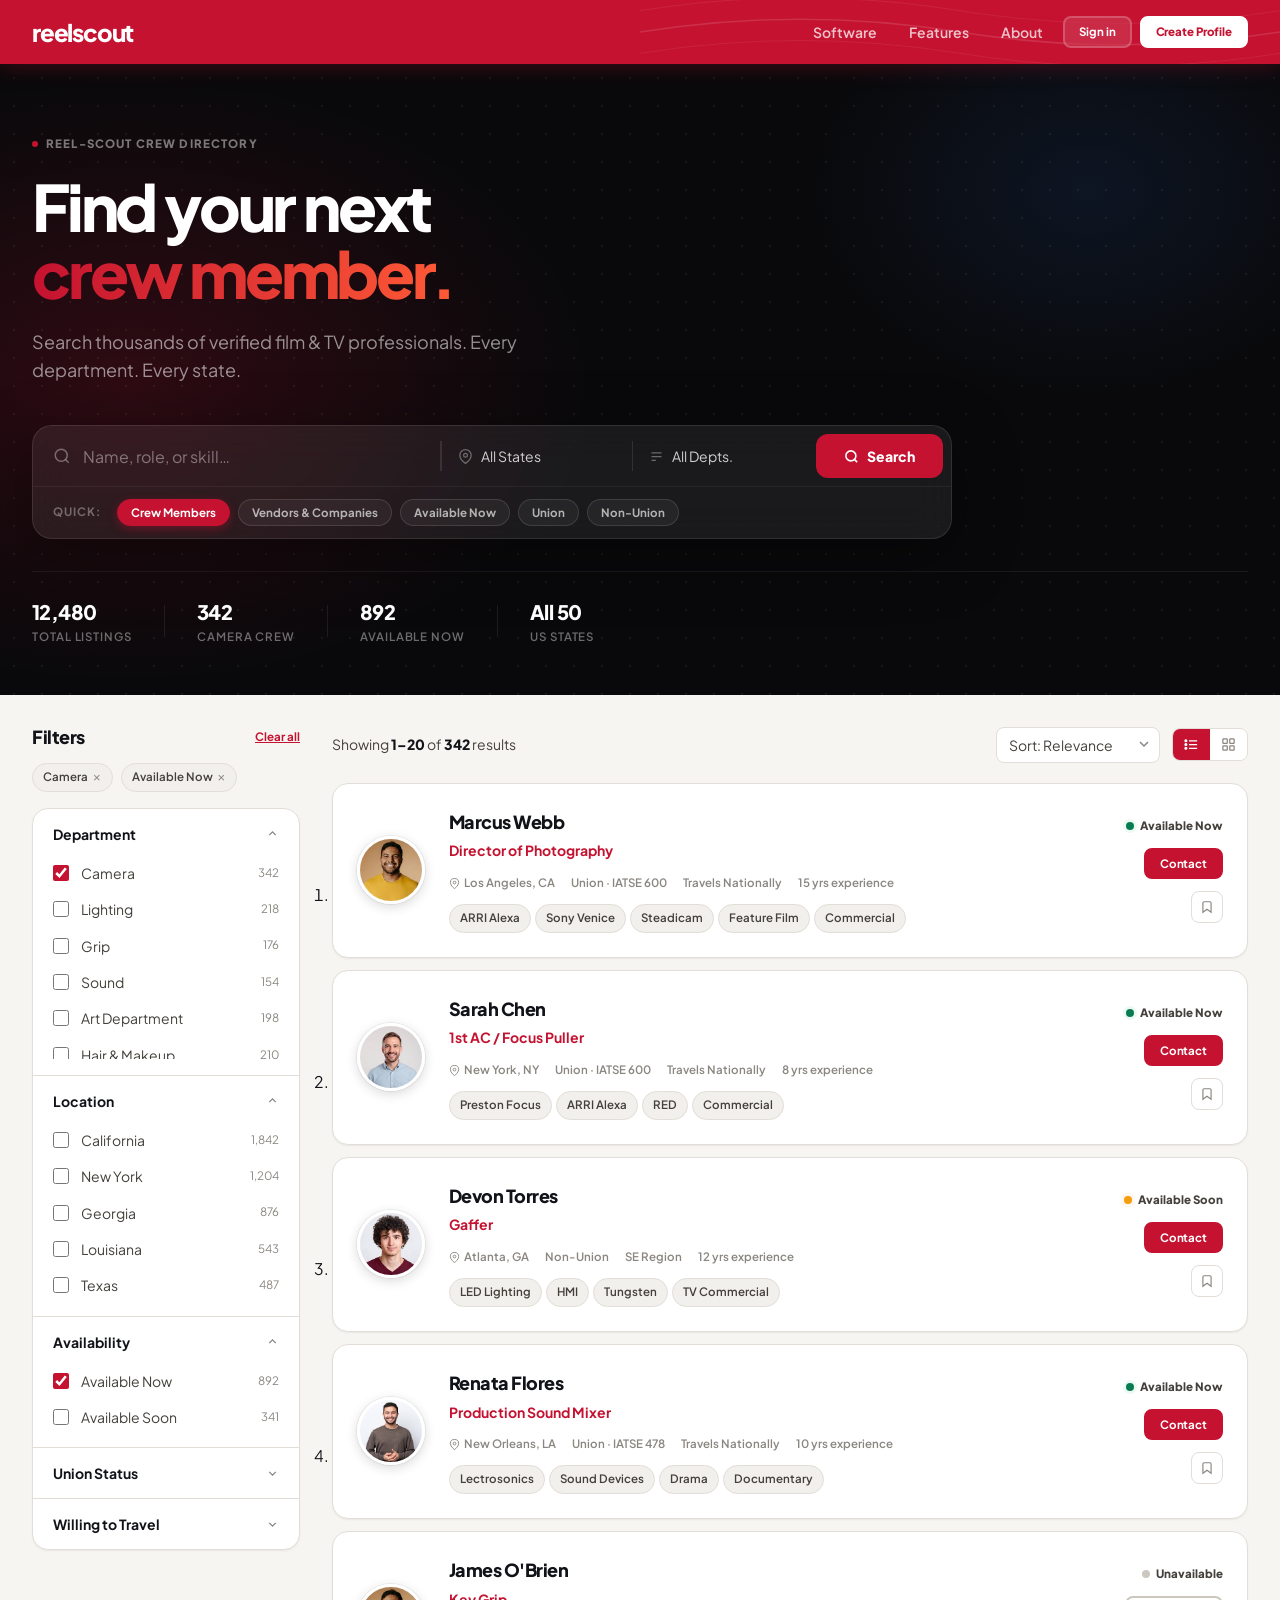
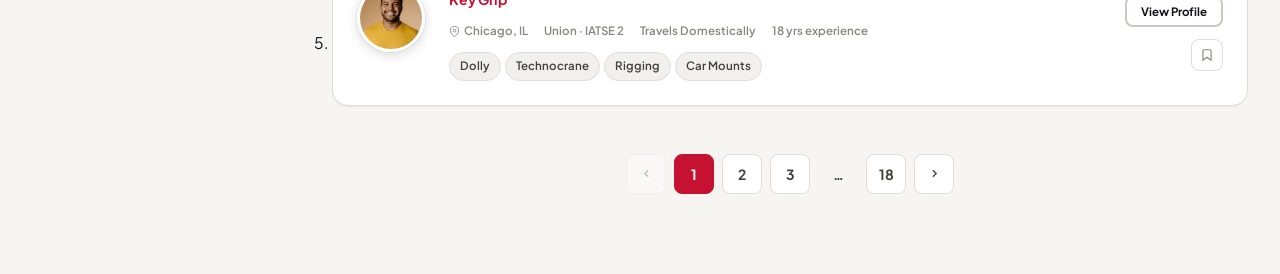
<file: index.html>
<!DOCTYPE html>
<html lang="en">
<head>
  <meta charset="UTF-8">
  <meta http-equiv="refresh" content="0;url=crew_directorylist.html">
  <meta name="viewport" content="width=device-width, initial-scale=1.0">
  <title>Reel-Scout — Film & TV Crew Directory</title>
  <link rel="preconnect" href="https://fonts.googleapis.com">
  <link href="https://fonts.googleapis.com/css2?family=Plus+Jakarta+Sans:wght@400;500;600;700;800&display=swap" rel="stylesheet">
  <style>
    *{margin:0;padding:0;box-sizing:border-box}
    body{
      min-height:100vh;
      background:#0A0A0F;
      display:flex;align-items:center;justify-content:center;
      font-family:'Plus Jakarta Sans',system-ui,sans-serif;
      background-image:
        radial-gradient(ellipse 60% 70% at 15% 50%, rgba(196,18,48,.18) 0%, transparent 60%),
        radial-gradient(ellipse 40% 50% at 85% 20%, rgba(27,58,107,.2) 0%, transparent 55%),
        radial-gradient(circle, rgba(255,255,255,.05) 1px, transparent 1px);
      background-size:100% 100%, 100% 100%, 28px 28px;
    }
    .splash{text-align:center;color:#fff;padding:40px 24px}
    .logo{
      font-size:clamp(2.5rem,6vw,4rem);font-weight:800;letter-spacing:-.05em;
      margin-bottom:16px;
      background:linear-gradient(135deg,#fff 0%,rgba(255,255,255,.6) 100%);
      -webkit-background-clip:text;-webkit-text-fill-color:transparent;background-clip:text;
    }
    .logo span{
      background:linear-gradient(90deg,#C41230,#FF5A36);
      -webkit-background-clip:text;-webkit-text-fill-color:transparent;background-clip:text;
    }
    .tagline{
      font-size:clamp(.95rem,2vw,1.2rem);color:rgba(255,255,255,.5);
      margin-bottom:40px;font-weight:500;letter-spacing:-.01em;
    }
    .cta{
      display:inline-flex;align-items:center;gap:10px;
      background:#C41230;color:#fff;text-decoration:none;
      padding:16px 36px;border-radius:12px;
      font-size:1rem;font-weight:800;letter-spacing:-.01em;
      box-shadow:0 8px 32px rgba(196,18,48,.35),0 2px 8px rgba(0,0,0,.3);
      transition:background .15s,transform .15s,box-shadow .15s;
    }
    .cta:hover{
      background:#A50F28;
      transform:translateY(-2px);
      box-shadow:0 12px 40px rgba(196,18,48,.45),0 4px 12px rgba(0,0,0,.35);
    }
    .cta svg{flex-shrink:0}
    .note{margin-top:20px;font-size:.78rem;color:rgba(255,255,255,.25)}
  </style>
</head>
<body>
  <div class="splash">
    <div class="logo">Reel<span>-Scout</span></div>
    <p class="tagline">The professional network for film &amp; TV crews</p>
    <a class="cta" href="crew_directorylist.html">
      <svg width="16" height="16" viewBox="0 0 24 24" fill="none" stroke="currentColor" stroke-width="2.5" aria-hidden="true"><path d="M5 12h14M12 5l7 7-7 7"/></svg>
      Browse the Crew Directory
    </a>
    <p class="note">Redirecting automatically…</p>
  </div>
  <script>
    // Immediate redirect — meta refresh is fallback
    window.location.replace('crew_directorylist.html');
  </script>
</body>
</html>
</file>
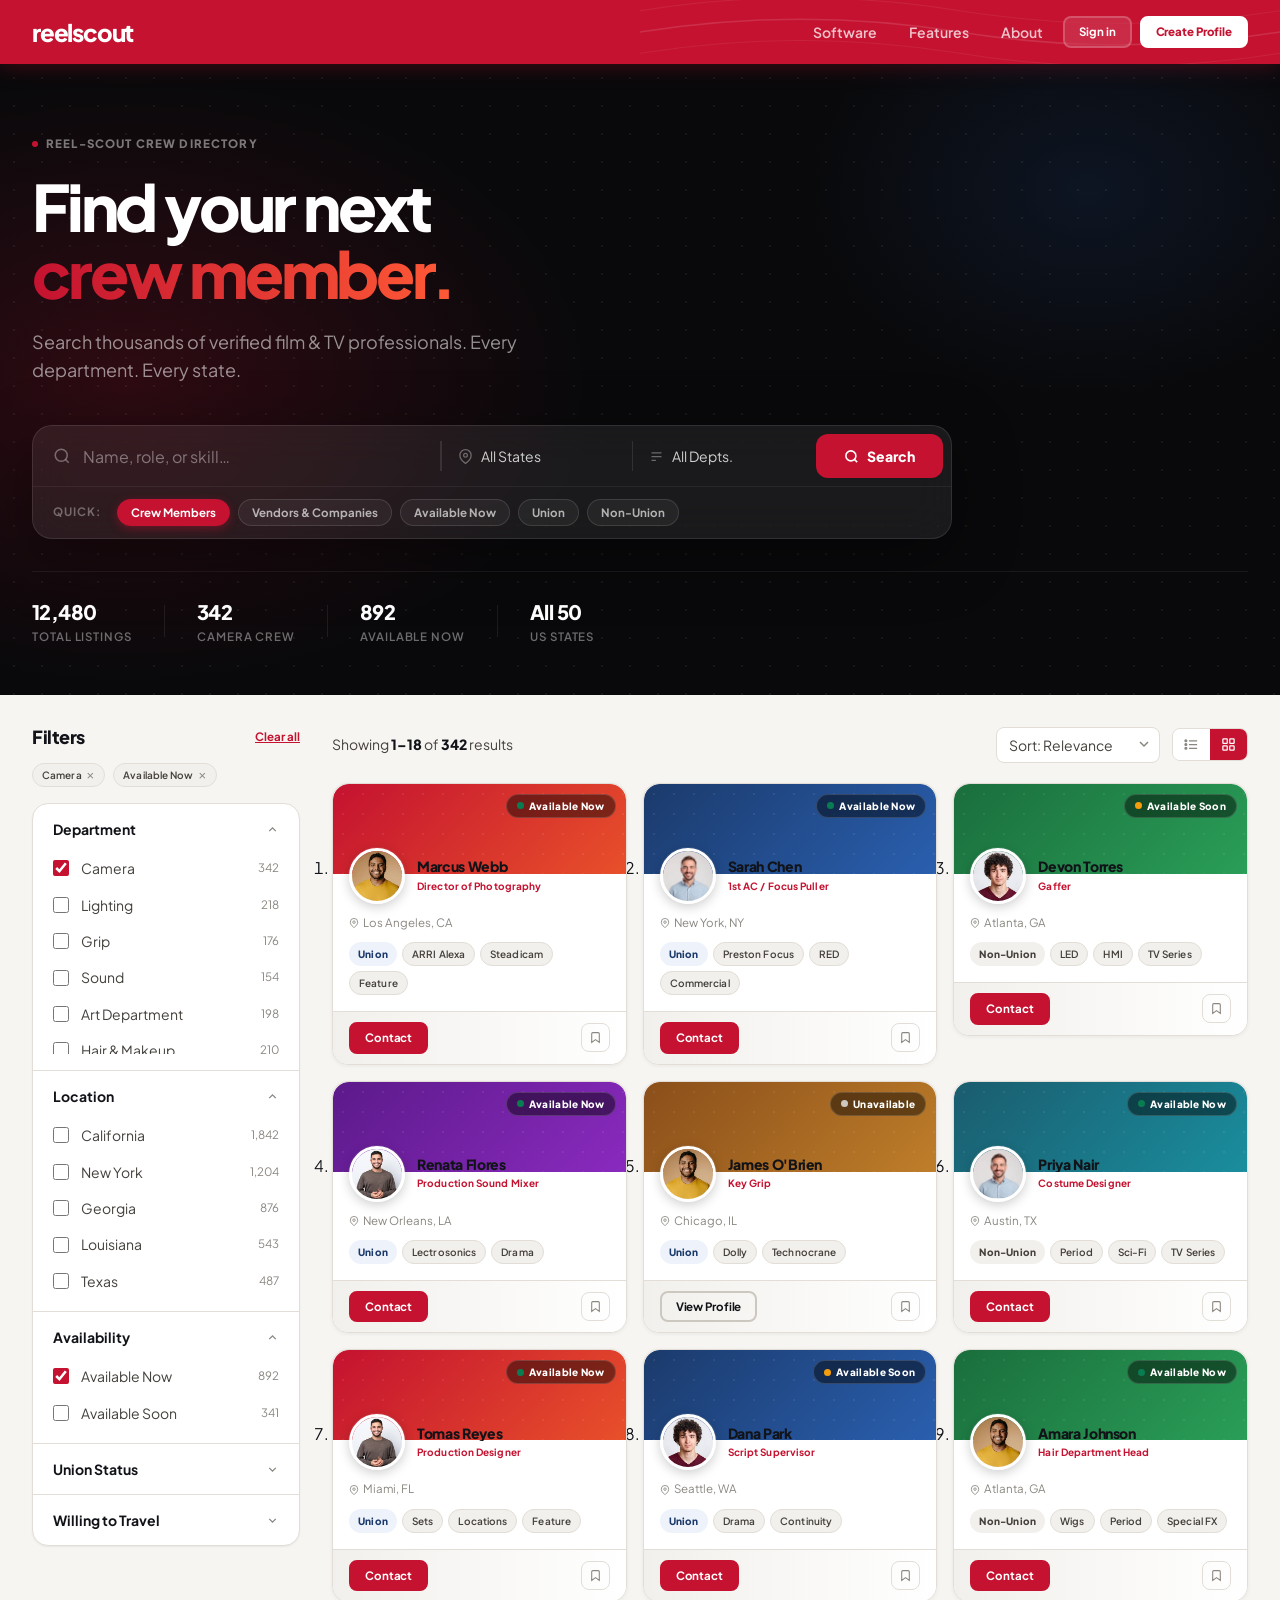
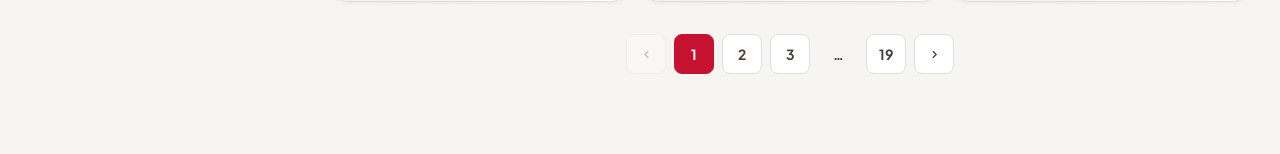
<file: crew_directory.html>
<!DOCTYPE html>
<html lang="en">
<head>
  <meta charset="UTF-8">
  <meta name="viewport" content="width=device-width, initial-scale=1.0">
  <title>Crew Directory — Grid View | Reel-Scout</title>
  <link rel="preconnect" href="https://fonts.googleapis.com">
  <link href="https://fonts.googleapis.com/css2?family=Plus+Jakarta+Sans:wght@400;500;600;700;800&display=swap" rel="stylesheet">
  <link rel="stylesheet" href="design-system.css">
  <style>
    /* ── NAV ── */
    .topnav{
      height:var(--nav-h);background:var(--red);
      position:sticky;top:0;z-index:100;
      box-shadow:0 2px 20px rgba(196,18,48,.3);
    }
    .topnav::after{
      content:'';position:absolute;right:0;top:0;bottom:0;width:50%;
      background:url("data:image/svg+xml,%3Csvg xmlns='http://www.w3.org/2000/svg' viewBox='0 0 600 64' fill='none'%3E%3Cpath d='M0 32Q150 8 300 32T600 32' stroke='rgba(255,255,255,0.12)' stroke-width='1.5'/%3E%3Cpath d='M0 52Q150 28 300 52T600 52' stroke='rgba(255,255,255,0.07)' stroke-width='1'/%3E%3Cpath d='M0 12Q150 -12 300 12T600 12' stroke='rgba(255,255,255,0.07)' stroke-width='1'/%3E%3C/svg%3E")
      right center/cover no-repeat;pointer-events:none;
    }
    .ni{max-width:var(--max-w);margin:0 auto;padding:0 var(--s8);height:100%;display:flex;align-items:center;justify-content:space-between}
    .nlogo{font-size:var(--2xl);font-weight:800;color:#fff;text-decoration:none;letter-spacing:-.05em;position:relative;z-index:1}
    .nlinks{display:flex;align-items:center;gap:var(--s2);position:relative;z-index:1}
    .nlk{padding:7px 12px;border-radius:var(--r2);font-size:var(--sm);font-weight:600;color:rgba(255,255,255,.75);text-decoration:none;transition:background var(--fast),color var(--fast)}
    .nlk:hover{background:rgba(255,255,255,.1);color:#fff}

    /* ── HERO ── */
    .hero{
      background:var(--ink);
      padding:var(--s16) 0 var(--s12);
      position:relative;overflow:hidden;
    }
    .hero::before{
      content:'';position:absolute;inset:0;
      background:
        radial-gradient(ellipse 60% 80% at 10% 50%, rgba(196,18,48,.2) 0%, transparent 60%),
        radial-gradient(ellipse 40% 60% at 85% 20%, rgba(27,58,107,.25) 0%, transparent 55%);
      pointer-events:none;
    }
    .hero::after{
      content:'';position:absolute;inset:0;
      background-image:radial-gradient(circle,rgba(255,255,255,.06) 1px,transparent 1px);
      background-size:28px 28px;pointer-events:none;
    }
    .hero-in{position:relative;z-index:1}

    .hero-tag{
      display:inline-flex;align-items:center;gap:var(--s2);
      font-size:var(--xs);font-weight:800;text-transform:uppercase;letter-spacing:.1em;
      color:rgba(255,255,255,.45);margin-bottom:var(--s5);
    }
    .hero-tag span{width:6px;height:6px;border-radius:50%;background:var(--red);display:block}

    .hero-h{
      font-size:clamp(2.5rem,5vw,4rem);font-weight:800;
      color:#fff;letter-spacing:-.05em;line-height:1.05;
      margin-bottom:var(--s5);
    }
    .hero-h .hl{
      background:linear-gradient(90deg,var(--red) 0%,#FF5A36 100%);
      -webkit-background-clip:text;-webkit-text-fill-color:transparent;background-clip:text;
    }
    .hero-sub{color:rgba(255,255,255,.55);font-size:var(--lg);margin-bottom:var(--s10);max-width:540px}

    /* ── SEARCH BOX ── */
    .sbox{
      background:rgba(255,255,255,.07);
      border:1px solid rgba(255,255,255,.1);
      border-radius:var(--r5);
      backdrop-filter:blur(20px);
      overflow:hidden;
      max-width:920px;
      transition:background var(--fast),border-color var(--fast);
      box-shadow:0 16px 64px rgba(0,0,0,.4);
    }
    .sbox:focus-within{background:rgba(255,255,255,.1);border-color:rgba(255,255,255,.2)}
    .sbox-top{
      display:grid;
      grid-template-columns:1fr 1.5px 190px 1.5px 175px auto;
      align-items:center;
    }
    .sdiv{background:rgba(255,255,255,.1);width:1.5px;height:30px;flex-shrink:0}
    .sf{display:flex;align-items:center;gap:var(--s3);padding:var(--s4) var(--s5)}
    .sf svg{flex-shrink:0;color:rgba(255,255,255,.35)}
    .sf input{background:none;border:none;outline:none;font-family:var(--font);font-size:var(--md);color:#fff;width:100%}
    .sf input::placeholder{color:rgba(255,255,255,.4)}
    .ss{display:flex;align-items:center;gap:var(--s2);padding:var(--s4) var(--s4)}
    .ss svg{flex-shrink:0;color:rgba(255,255,255,.35)}
    .ss select{background:none;border:none;outline:none;font-family:var(--font);font-size:var(--sm);color:rgba(255,255,255,.8);cursor:pointer;appearance:none;flex:1;min-width:0}
    .ss select option{background:var(--ink-3);color:var(--t1)}
    .sbtn{background:var(--red);color:#fff;border:none;margin:var(--s2);border-radius:var(--r3);padding:13px 28px;font-family:var(--font);font-size:var(--sm);font-weight:800;cursor:pointer;display:flex;align-items:center;gap:var(--s2);transition:background var(--fast),box-shadow var(--fast)}
    .sbtn:hover{background:var(--red-dark);box-shadow:var(--e-red)}
    .sbtn:focus-visible{outline:2px solid #fff;outline-offset:2px}

    /* Quick filter pills */
    .sbox-bot{
      padding:var(--s3) var(--s5);
      border-top:1px solid rgba(255,255,255,.06);
      display:flex;align-items:center;gap:var(--s2);flex-wrap:wrap;
    }
    .sbox-label{font-size:var(--xs);font-weight:700;color:rgba(255,255,255,.35);text-transform:uppercase;letter-spacing:.08em;margin-right:var(--s2)}
    .qpill{
      padding:5px 13px;border:1px solid rgba(255,255,255,.12);
      border-radius:var(--rf);background:rgba(255,255,255,.05);
      color:rgba(255,255,255,.65);font-size:var(--xs);font-weight:700;
      cursor:pointer;font-family:var(--font);
      transition:all var(--fast) var(--smooth);
    }
    .qpill:hover{background:rgba(255,255,255,.1);color:#fff}
    .qpill.on{background:var(--red);border-color:var(--red);color:#fff;box-shadow:0 3px 10px rgba(196,18,48,.4)}
    .qpill:focus-visible{outline:2px solid #fff;outline-offset:2px}

    /* Hero stats bar */
    .hero-stats{
      display:flex;align-items:center;gap:var(--s8);
      margin-top:var(--s8);padding-top:var(--s6);
      border-top:1px solid rgba(255,255,255,.07);
    }
    .hstat-n{font-size:var(--xl);font-weight:800;color:#fff;letter-spacing:-.03em}
    .hstat-l{font-size:var(--xs);color:rgba(255,255,255,.4);text-transform:uppercase;letter-spacing:.08em;font-weight:600}
    .hstat-sep{width:1px;height:32px;background:rgba(255,255,255,.08)}

    /* ── BODY LAYOUT ── */
    .dbody{padding:var(--s8) 0 var(--s20)}
    .dlayout{display:grid;grid-template-columns:var(--sidebar-w) 1fr;gap:var(--s8);align-items:start}

    /* ── FILTER SIDEBAR ── */
    .fcol{position:sticky;top:calc(var(--nav-h) + var(--s5))}
    .fhd{display:flex;align-items:center;justify-content:space-between;margin-bottom:var(--s4)}
    .fhd h2{font-size:var(--lg);font-weight:800;letter-spacing:-.025em}
    .fclr{font-size:var(--xs);color:var(--red);font-weight:700;background:none;border:none;cursor:pointer;font-family:var(--font);padding:0;text-decoration:underline}
    .fclr:hover{color:var(--red-dark)}

    .achips{display:flex;flex-wrap:wrap;gap:var(--s2);margin-bottom:var(--s4)}

    .fcard{background:var(--surface);border:1px solid var(--border);border-radius:var(--r4);overflow:hidden;box-shadow:var(--e1)}
    .fsec{border-bottom:1px solid var(--border)}
    .fsec:last-child{border-bottom:none}
    .fsbtn{display:flex;align-items:center;justify-content:space-between;width:100%;padding:var(--s4) var(--s5);background:none;border:none;cursor:pointer;font-family:var(--font);font-size:var(--sm);font-weight:700;color:var(--t1);text-align:left;transition:background var(--fast)}
    .fsbtn:hover{background:var(--surface-2)}
    .fsbtn:focus-visible{outline:2px solid var(--navy);outline-offset:-2px}
    .fchev{color:var(--t3);transition:transform var(--fast)}
    .fsec.op .fchev{transform:rotate(180deg)}
    .fsbody{padding:0 var(--s5) var(--s4);display:none}
    .fsec.op .fsbody{display:block}
    .fopts{display:flex;flex-direction:column;gap:var(--s2);max-height:200px;overflow-y:auto}
    .fopt{display:flex;align-items:center;gap:var(--s3);font-size:var(--sm);color:var(--t2);cursor:pointer;padding:3px 0;transition:color var(--fast)}
    .fopt:hover{color:var(--t1)}
    .fopt input{accent-color:var(--red);width:16px;height:16px;flex-shrink:0;cursor:pointer}
    .fct{margin-left:auto;font-size:var(--xs);color:var(--t3)}

    /* ── RESULT BAR ── */
    .rbar{display:flex;align-items:center;justify-content:space-between;margin-bottom:var(--s5);flex-wrap:wrap;gap:var(--s3)}
    .rcnt{font-size:var(--sm);color:var(--t2)}
    .rcnt strong{color:var(--t1);font-weight:800}
    .rctrl{display:flex;align-items:center;gap:var(--s3)}
    .sorter{padding:8px 30px 8px 12px;border:1.5px solid var(--border);border-radius:var(--r2);font-family:var(--font);font-size:var(--sm);color:var(--t2);background:var(--surface);appearance:none;cursor:pointer;background-image:url("data:image/svg+xml,%3Csvg xmlns='http://www.w3.org/2000/svg' width='10' height='7' viewBox='0 0 10 7'%3E%3Cpath fill='none' stroke='%238A8680' stroke-width='1.5' d='M1 1l4 4 4-4'/%3E%3C/svg%3E");background-repeat:no-repeat;background-position:right 10px center;transition:border-color var(--fast)}
    .sorter:focus{border-color:var(--navy);outline:none;box-shadow:var(--focus)}
    .vtgl{display:flex;border:1.5px solid var(--border);border-radius:var(--r2);overflow:hidden}
    .vbtn{padding:8px 11px;background:var(--surface);border:none;cursor:pointer;color:var(--t3);display:flex;align-items:center;transition:background var(--fast),color var(--fast)}
    .vbtn:hover{background:var(--surface-2);color:var(--t2)}
    .vbtn.on{background:var(--red);color:#fff}
    .vbtn:focus-visible{outline:2px solid var(--navy);outline-offset:-2px}
    .mob-fb{display:none}

    /* ══════════════════════════════════════════════════════════
       GRID CARDS — single clean block, no conflicts
       ══════════════════════════════════════════════════════════ */

    .rgrid {
      display: grid;
      grid-template-columns: repeat(3,1fr);
      gap: var(--s4);
    }

    /* Card shell */
    .gcard {
      background: var(--surface);
      border: 1.5px solid var(--border);
      border-radius: var(--r4);
      box-shadow: 0 1px 4px rgba(0,0,0,.06);
      overflow: hidden;
      display: flex;
      flex-direction: column;
      text-decoration: none !important;
      color: inherit;
      position: relative;
      transition: transform 220ms cubic-bezier(.22,1,.36,1),
                  box-shadow 220ms cubic-bezier(.22,1,.36,1),
                  border-color 180ms;
    }
    .gcard *, .gcard:hover, .gcard:focus, .gcard:visited { text-decoration: none !important; }

    /* Red bottom accent — animates in on hover */
    .gcard::after {
      content: ''; position: absolute; bottom: 0; left: 0; right: 0;
      height: 3px;
      background: linear-gradient(90deg, var(--red), #FF5A36);
      transform: scaleX(0); transform-origin: left;
      transition: transform 220ms cubic-bezier(.22,1,.36,1);
      border-radius: 0 0 var(--r4) var(--r4);
    }
    .gcard:hover {
      border-color: rgba(196,18,48,.28);
      box-shadow: 0 10px 36px rgba(0,0,0,.13), 0 3px 10px rgba(0,0,0,.07);
      transform: translateY(-5px);
    }
    .gcard:hover::after { transform: scaleX(1); }
    .gcard:focus-visible { outline: 2px solid var(--red); outline-offset: 2px; }

    /* ── Cover strip ── */
    .gc-cov {
      height: 90px;
      position: relative;
      flex-shrink: 0;
      overflow: hidden;
      border-radius: var(--r4) var(--r4) 0 0;
    }
    /* Dot texture overlay */
    .gc-cov::before {
      content: '';
      position: absolute; inset: 0; z-index: 1;
      background-image: radial-gradient(circle, rgba(255,255,255,.07) 1px, transparent 1px);
      background-size: 20px 20px;
      pointer-events: none;
    }
    /* Hover shine sweep */
    .gc-cov::after {
      content: '';
      position: absolute; inset: 0; z-index: 2;
      background: linear-gradient(105deg, transparent 35%, rgba(255,255,255,.12) 50%, transparent 65%);
      transform: translateX(-120%);
      transition: transform .55s ease;
    }
    .gcard:hover .gc-cov::after { transform: translateX(120%); }

    /* Cover color variants */
    .cv-r { background: linear-gradient(135deg, #C41230, #E8502A); }
    .cv-n { background: linear-gradient(135deg, #1B3A6B, #2A5FAF); }
    .cv-g { background: linear-gradient(135deg, #1A6E3C, #2A9E58); }
    .cv-p { background: linear-gradient(135deg, #5C1A8A, #8A2ABF); }
    .cv-t { background: linear-gradient(135deg, #1A5C6E, #1A8E9E); }
    .cv-a { background: linear-gradient(135deg, #8A4E1A, #BF7E2A); }

    /* Availability badge inside cover */
    .gc-av {
      position: absolute; top: 10px; right: 10px; z-index: 3;
      display: inline-flex; align-items: center; gap: 5px;
      font-size: 10px; font-weight: 800; letter-spacing: .03em;
      color: #fff; background: rgba(0,0,0,.45);
      padding: 3px 10px; border-radius: 999px;
      border: 1px solid rgba(255,255,255,.15);
      backdrop-filter: blur(10px);
    }

    /* ── Info row: avatar LEFT + name/role RIGHT ── */
    .gc-info {
      display: flex;
      align-items: center;
      gap: 12px;
      padding: 0 16px;
      margin-top: -26px;      /* lifts avatar to overlap cover */
      position: relative;
      z-index: 4;             /* above .gc-cov z-index layers */
      margin-bottom: 10px;
    }
    .gc-info-txt {
      flex: 1;
      min-width: 0;
    }

    /* Avatar — explicit position:static clears any inheritance */
    .gc-ava {
      width: 56px; height: 56px;
      border-radius: 50%;
      overflow: hidden;
      flex-shrink: 0;
      position: static;
      border: 3px solid var(--surface);
      box-shadow: 0 3px 12px rgba(0,0,0,.2), 0 0 0 1px rgba(255,255,255,.1);
      display: flex; align-items: center; justify-content: center;
      font-size: 17px; font-weight: 800; color: #fff; letter-spacing: -.02em;
      transition: transform 200ms cubic-bezier(.22,1,.36,1), box-shadow 200ms;
    }
    .gc-ava img {
      width: 100%; height: 100%;
      object-fit: cover; object-position: center top;
      display: block;
    }
    .gcard:hover .gc-ava {
      transform: scale(1.07);
      box-shadow: 0 5px 18px rgba(0,0,0,.28), 0 0 0 2px rgba(196,18,48,.25);
    }

    /* Name + role */
    .gc-name {
      font-size: var(--sm); font-weight: 800;
      color: var(--t1); letter-spacing: -.025em; line-height: 1.2;
      white-space: nowrap; overflow: hidden; text-overflow: ellipsis;
    }
    .gc-role {
      font-size: 10px; font-weight: 700; color: var(--red);
      letter-spacing: .01em; margin-top: 3px;
      white-space: nowrap; overflow: hidden; text-overflow: ellipsis;
    }

    /* Card body — location + tags */
    .gc-body {
      padding: 0 16px 12px;
      flex: 1; display: flex; flex-direction: column;
    }
    .gc-loc {
      display: flex; align-items: center; gap: 4px;
      font-size: var(--xs); color: var(--t3); margin-bottom: 10px;
    }
    .gc-tags {
      display: flex; flex-wrap: wrap; gap: 5px;
      flex: 1; margin-bottom: 4px;
    }

    /* Badge + chip */
    .b-navy, .b-neutral, .b-red, .b-green {
      font-size: 10px; padding: 3px 9px; font-weight: 800; letter-spacing: .02em;
    }
    .chip {
      font-size: 10px; padding: 3px 9px;
      background: var(--surface-2); border: 1px solid var(--border);
      border-radius: 999px; font-weight: 600; color: var(--t2);
      white-space: nowrap; letter-spacing: .01em;
    }
    .gcard:hover .chip { border-color: var(--border-2); }

    /* Card footer */
    .gc-ft {
      padding: 10px 16px;
      border-top: 1px solid var(--border);
      background: linear-gradient(to right, var(--surface-2), var(--surface));
      display: flex; align-items: center; justify-content: space-between; gap: 8px;
      margin-top: auto;
    }
    .save-ic {
      background: none; border: 1.5px solid var(--border);
      border-radius: var(--r2); padding: 7px;
      cursor: pointer; color: var(--t3); display: flex; align-items: center;
      transition: all var(--fast);
    }
    .save-ic:hover { border-color: var(--red); color: var(--red); background: var(--red-light); }
    .save-ic:focus-visible { outline: 2px solid var(--navy); }

    /* Availability dot */
    .dot { width: 7px; height: 7px; border-radius: 50%; flex-shrink: 0; }
    .d-on   { background: var(--green); }
    .d-soon { background: #F59E0B; }
    .d-off  { background: var(--border-2); }

    /* Mobile overlay */
    #mob-ov { display: none; position: fixed; inset: 0; background: rgba(9,9,11,.6); z-index: 199; backdrop-filter: blur(6px); }

    /* Responsive */
    @media(max-width:1200px) { .rgrid { grid-template-columns: repeat(2,1fr); } }
    @media(max-width:1024px) { .dlayout { grid-template-columns: 240px 1fr; } }
    @media(max-width:768px) {
      .dlayout { grid-template-columns: 1fr; }
      .fcol { position: fixed; top: 0; left: -105%; height: 100vh; width: 300px; background: var(--surface); z-index: 200; overflow-y: auto; padding: var(--s10) var(--s5) var(--s8); box-shadow: var(--e5); transition: left var(--slow) var(--smooth); }
      .fcol.open { left: 0; }
      .mob-fb { display: flex; }
      .sbox-top { grid-template-columns: 1fr; }
      .sdiv { display: none; }
      .sf { border-bottom: 1px solid rgba(255,255,255,.08); }
      .ss { border-bottom: 1px solid rgba(255,255,255,.08); }
      .sbtn { border-radius: 0 0 var(--r4) var(--r4); margin: 0; width: 100%; justify-content: center; padding: 14px; }
      .rgrid { grid-template-columns: repeat(2,1fr); }
      .hero-stats { gap: var(--s5); }
    }
    @media(max-width:480px) {
      .rgrid { grid-template-columns: 1fr; }
      .hero-stats { flex-wrap: wrap; gap: var(--s4); }
      .hstat-sep { display: none; }
    }
    @media(prefers-reduced-motion:reduce) {
      .gcard, .gcard::after, .gc-ava, .gc-cov::after { transition: none; }
    }
  </style>
</head>
<body>
<a href="#main" class="skip-link">Skip to main content</a>

<!-- NAV -->
<header class="topnav" role="banner">
  <div class="ni">
    <a href="crew_directorylist.html" class="nlogo">reelscout</a>
    <div class="nlinks">
      <a href="javascript:void(0)" class="nlk">Software</a>
      <a href="javascript:void(0)" class="nlk">Features</a>
      <a href="javascript:void(0)" class="nlk">About</a>
      <a href="crew_login.html" class="btn btn-glass btn-sm">Sign in</a>
      <a href="crew_registration.html" class="btn btn-white btn-sm">Create Profile</a>
    </div>
  </div>
</header>

<!-- HERO -->
<section class="hero" aria-labelledby="htitle">
  <div class="wrap hero-in">
    <div class="hero-tag"><span aria-hidden="true"></span>Reel-Scout Crew Directory</div>
    <h1 class="hero-h" id="htitle">
      Find your next<br>
      <span class="hl">crew member.</span>
    </h1>
    <p class="hero-sub">Search thousands of verified film &amp; TV professionals. Every department. Every state.</p>

    <form role="search" aria-label="Search crew directory">
      <div class="sbox">
        <div class="sbox-top">
          <div class="sf">
            <svg width="18" height="18" viewBox="0 0 24 24" fill="none" stroke="currentColor" stroke-width="2" aria-hidden="true"><circle cx="11" cy="11" r="8"/><path d="M21 21l-4.35-4.35"/></svg>
            <input type="search" id="q" name="q" placeholder="Name, role, or skill…" aria-label="Search by name, role, or skill" autocomplete="off">
          </div>
          <div class="sdiv" aria-hidden="true"></div>
          <div class="ss">
            <svg width="15" height="15" viewBox="0 0 24 24" fill="none" stroke="currentColor" stroke-width="2" aria-hidden="true"><path d="M21 10c0 7-9 13-9 13s-9-6-9-13a9 9 0 0118 0z"/><circle cx="12" cy="10" r="3"/></svg>
            <select aria-label="State">
              <option value="">All States</option>
              <option>California</option><option>New York</option><option>Georgia</option>
              <option>Louisiana</option><option>Texas</option><option>Florida</option>
              <option>New Mexico</option><option>North Carolina</option>
            </select>
          </div>
          <div class="sdiv" aria-hidden="true"></div>
          <div class="ss">
            <svg width="15" height="15" viewBox="0 0 24 24" fill="none" stroke="currentColor" stroke-width="2" aria-hidden="true"><path d="M4 6h16M4 12h16M4 18h7"/></svg>
            <select aria-label="Department">
              <option value="">All Depts.</option>
              <option>Camera</option><option>Lighting</option><option>Grip</option>
              <option>Sound</option><option>Art Dept.</option><option>Hair &amp; Makeup</option>
              <option>Costume</option><option>Direction</option><option>Post Production</option>
            </select>
          </div>
          <button type="submit" class="sbtn">
            <svg width="15" height="15" viewBox="0 0 24 24" fill="none" stroke="currentColor" stroke-width="2.5" aria-hidden="true"><circle cx="11" cy="11" r="8"/><path d="M21 21l-4.35-4.35"/></svg>
            Search
          </button>
        </div>
        <div class="sbox-bot">
          <span class="sbox-label" aria-hidden="true">Quick:</span>
          <button type="button" class="qpill on" onclick="qp(this)" aria-pressed="true">Crew Members</button>
          <button type="button" class="qpill" onclick="qp(this)" aria-pressed="false">Vendors &amp; Companies</button>
          <button type="button" class="qpill" onclick="qp(this)" aria-pressed="false">Available Now</button>
          <button type="button" class="qpill" onclick="qp(this)" aria-pressed="false">Union</button>
          <button type="button" class="qpill" onclick="qp(this)" aria-pressed="false">Non-Union</button>
        </div>
      </div>
    </form>

    <div class="hero-stats" aria-label="Directory statistics">
      <div><div class="hstat-n">12,480</div><div class="hstat-l">Total Listings</div></div>
      <div class="hstat-sep" aria-hidden="true"></div>
      <div><div class="hstat-n">342</div><div class="hstat-l">Camera Crew</div></div>
      <div class="hstat-sep" aria-hidden="true"></div>
      <div><div class="hstat-n">892</div><div class="hstat-l">Available Now</div></div>
      <div class="hstat-sep" aria-hidden="true"></div>
      <div><div class="hstat-n">All 50</div><div class="hstat-l">US States</div></div>
    </div>
  </div>
</section>

<!-- BODY -->
<main id="main" class="dbody">
  <div class="wrap">
    <div class="dlayout">

      <!-- FILTERS -->
      <aside class="fcol" id="fcol" aria-label="Filters">
        <div class="fhd">
          <h2>Filters</h2>
          <button class="fclr" onclick="clrAll()" aria-label="Clear all filters">Clear all</button>
        </div>
        <div class="achips" id="achips" aria-live="polite" aria-label="Active filters">
          <span class="chip">Camera <button class="crm" onclick="rmChip(this)" aria-label="Remove Camera filter">×</button></span>
          <span class="chip">Available Now <button class="crm" onclick="rmChip(this)" aria-label="Remove Available Now filter">×</button></span>
        </div>
        <div class="fcard">
          <div class="fsec op">
            <button class="fsbtn" onclick="togF(this)" aria-expanded="true">Department <svg class="fchev" width="13" height="13" viewBox="0 0 24 24" fill="none" stroke="currentColor" stroke-width="2.5" aria-hidden="true"><path d="M6 9l6 6 6-6"/></svg></button>
            <div class="fsbody">
              <div class="fopts" role="group" aria-label="Department options">
                <label class="fopt"><input type="checkbox" checked aria-label="Camera"> Camera <span class="fct">342</span></label>
                <label class="fopt"><input type="checkbox" aria-label="Lighting"> Lighting <span class="fct">218</span></label>
                <label class="fopt"><input type="checkbox" aria-label="Grip"> Grip <span class="fct">176</span></label>
                <label class="fopt"><input type="checkbox" aria-label="Sound"> Sound <span class="fct">154</span></label>
                <label class="fopt"><input type="checkbox" aria-label="Art Department"> Art Department <span class="fct">198</span></label>
                <label class="fopt"><input type="checkbox" aria-label="Hair and Makeup"> Hair &amp; Makeup <span class="fct">210</span></label>
                <label class="fopt"><input type="checkbox" aria-label="Costume"> Costume <span class="fct">89</span></label>
                <label class="fopt"><input type="checkbox" aria-label="Post Production"> Post Production <span class="fct">267</span></label>
              </div>
            </div>
          </div>
          <div class="fsec op">
            <button class="fsbtn" onclick="togF(this)" aria-expanded="true">Location <svg class="fchev" width="13" height="13" viewBox="0 0 24 24" fill="none" stroke="currentColor" stroke-width="2.5" aria-hidden="true"><path d="M6 9l6 6 6-6"/></svg></button>
            <div class="fsbody">
              <div class="fopts" role="group" aria-label="State options">
                <label class="fopt"><input type="checkbox" aria-label="California"> California <span class="fct">1,842</span></label>
                <label class="fopt"><input type="checkbox" aria-label="New York"> New York <span class="fct">1,204</span></label>
                <label class="fopt"><input type="checkbox" aria-label="Georgia"> Georgia <span class="fct">876</span></label>
                <label class="fopt"><input type="checkbox" aria-label="Louisiana"> Louisiana <span class="fct">543</span></label>
                <label class="fopt"><input type="checkbox" aria-label="Texas"> Texas <span class="fct">487</span></label>
              </div>
            </div>
          </div>
          <div class="fsec op">
            <button class="fsbtn" onclick="togF(this)" aria-expanded="true">Availability <svg class="fchev" width="13" height="13" viewBox="0 0 24 24" fill="none" stroke="currentColor" stroke-width="2.5" aria-hidden="true"><path d="M6 9l6 6 6-6"/></svg></button>
            <div class="fsbody">
              <div class="fopts" role="group" aria-label="Availability options">
                <label class="fopt"><input type="checkbox" checked aria-label="Available Now"> Available Now <span class="fct">892</span></label>
                <label class="fopt"><input type="checkbox" aria-label="Available Soon"> Available Soon <span class="fct">341</span></label>
              </div>
            </div>
          </div>
          <div class="fsec">
            <button class="fsbtn" onclick="togF(this)" aria-expanded="false">Union Status <svg class="fchev" width="13" height="13" viewBox="0 0 24 24" fill="none" stroke="currentColor" stroke-width="2.5" aria-hidden="true"><path d="M6 9l6 6 6-6"/></svg></button>
            <div class="fsbody">
              <div class="fopts" role="group" aria-label="Union options">
                <label class="fopt"><input type="checkbox" aria-label="Union"> Union</label>
                <label class="fopt"><input type="checkbox" aria-label="Non-Union"> Non-Union</label>
              </div>
            </div>
          </div>
          <div class="fsec">
            <button class="fsbtn" onclick="togF(this)" aria-expanded="false">Willing to Travel <svg class="fchev" width="13" height="13" viewBox="0 0 24 24" fill="none" stroke="currentColor" stroke-width="2.5" aria-hidden="true"><path d="M6 9l6 6 6-6"/></svg></button>
            <div class="fsbody">
              <div class="fopts" role="group" aria-label="Travel options">
                <label class="fopt"><input type="checkbox" aria-label="Local"> Local only</label>
                <label class="fopt"><input type="checkbox" aria-label="Regional"> Regional</label>
                <label class="fopt"><input type="checkbox" aria-label="Domestic"> Domestic (US)</label>
                <label class="fopt"><input type="checkbox" aria-label="International"> International</label>
              </div>
            </div>
          </div>
        </div>
      </aside>

      <!-- RESULTS -->
      <section aria-label="Search results">
        <div class="rbar">
          <div style="display:flex;align-items:center;gap:var(--s3);">
            <button class="btn btn-outline btn-sm mob-fb" onclick="openF()" aria-expanded="false" aria-controls="fcol">
              <svg width="13" height="13" viewBox="0 0 24 24" fill="none" stroke="currentColor" stroke-width="2" aria-hidden="true"><line x1="4" y1="6" x2="20" y2="6"/><line x1="8" y1="12" x2="16" y2="12"/><line x1="11" y1="18" x2="13" y2="18"/></svg>
              Filters <span class="badge b-red" style="padding:1px 7px;margin-left:2px;">2</span>
            </button>
            <p class="rcnt">Showing <strong>1–18</strong> of <strong>342</strong> results</p>
          </div>
          <div class="rctrl">
            <label for="sorter" class="sr-only">Sort by</label>
            <select class="sorter" id="sorter">
              <option>Sort: Relevance</option>
              <option>Name A–Z</option><option>Name Z–A</option>
              <option>Recently Updated</option><option>Availability</option>
            </select>
            <div class="vtgl" role="group" aria-label="View mode">
              <a href="crew_directorylist.html" class="vbtn" aria-label="List view" title="List view">
                <svg width="15" height="15" viewBox="0 0 24 24" fill="none" stroke="currentColor" stroke-width="2" aria-hidden="true"><line x1="8" y1="6" x2="21" y2="6"/><line x1="8" y1="12" x2="21" y2="12"/><line x1="8" y1="18" x2="21" y2="18"/><circle cx="3" cy="6" r="1.5" fill="currentColor"/><circle cx="3" cy="12" r="1.5" fill="currentColor"/><circle cx="3" cy="18" r="1.5" fill="currentColor"/></svg>
              </a>
              <a href="crew_directory.html" class="vbtn on" aria-label="Grid view, current" aria-current="true" title="Grid view">
                <svg width="15" height="15" viewBox="0 0 24 24" fill="none" stroke="currentColor" stroke-width="2" aria-hidden="true"><rect x="3" y="3" width="7" height="7" rx="1"/><rect x="14" y="3" width="7" height="7" rx="1"/><rect x="14" y="14" width="7" height="7" rx="1"/><rect x="3" y="14" width="7" height="7" rx="1"/></svg>
              </a>
            </div>
          </div>
        </div>

        <ol class="rgrid" aria-label="Crew members">

          <!-- Card 1 — Marcus Webb -->
          <li>
            <a class="gcard au" href="javascript:void(0)" onclick="cardClick(event)" aria-label="View Marcus Webb — Director of Photography, Los Angeles CA">
              <div class="gc-cov cv-r">
                <div class="gc-av"><span class="dot d-on" aria-hidden="true"></span>Available Now</div>
              </div>
              <div class="gc-info">
                <div class="gc-ava">
                  <img src="images (1).jpg" alt="Marcus Webb">
                </div>
                <div class="gc-info-txt">
                  <div class="gc-name">Marcus Webb</div>
                  <div class="gc-role">Director of Photography</div>
                </div>
              </div>
              <div class="gc-body">
                <div class="gc-loc">
                  <svg width="10" height="10" viewBox="0 0 24 24" fill="none" stroke="currentColor" stroke-width="2" aria-hidden="true"><path d="M21 10c0 7-9 13-9 13s-9-6-9-13a9 9 0 0118 0z"/><circle cx="12" cy="10" r="3"/></svg>
                  Los Angeles, CA
                </div>
                <div class="gc-tags" aria-label="Skills">
                  <span class="badge b-navy">Union</span>
                  <span class="chip">ARRI Alexa</span>
                  <span class="chip">Steadicam</span>
                  <span class="chip">Feature</span>
                </div>
              </div>
              <div class="gc-ft">
                <button class="btn btn-red btn-sm" onclick="event.stopPropagation();showContact('Marcus Webb','Director of Photography')" aria-label="Contact Marcus Webb">Contact</button>
                <button class="save-ic" onclick="event.stopPropagation();toggleSave(this,'Marcus Webb')" aria-label="Save Marcus Webb">
                  <svg width="13" height="13" viewBox="0 0 24 24" fill="none" stroke="currentColor" stroke-width="2" aria-hidden="true"><path d="M19 21l-7-5-7 5V5a2 2 0 012-2h10a2 2 0 012 2z"/></svg>
                </button>
              </div>
            </a>
          </li>

          <!-- Card 2 — Sarah Chen -->
          <li>
            <a class="gcard au d1" href="javascript:void(0)" onclick="cardClick(event)" aria-label="View Sarah Chen — 1st AC, New York NY">
              <div class="gc-cov cv-n">
                <div class="gc-av"><span class="dot d-on" aria-hidden="true"></span>Available Now</div>
              </div>
              <div class="gc-info">
                <div class="gc-ava">
                  <img src="images (3).jpg" alt="Sarah Chen">
                </div>
                <div class="gc-info-txt">
                  <div class="gc-name">Sarah Chen</div>
                  <div class="gc-role">1st AC / Focus Puller</div>
                </div>
              </div>
              <div class="gc-body">
                <div class="gc-loc">
                  <svg width="10" height="10" viewBox="0 0 24 24" fill="none" stroke="currentColor" stroke-width="2" aria-hidden="true"><path d="M21 10c0 7-9 13-9 13s-9-6-9-13a9 9 0 0118 0z"/><circle cx="12" cy="10" r="3"/></svg>
                  New York, NY
                </div>
                <div class="gc-tags" aria-label="Skills">
                  <span class="badge b-navy">Union</span>
                  <span class="chip">Preston Focus</span>
                  <span class="chip">RED</span>
                  <span class="chip">Commercial</span>
                </div>
              </div>
              <div class="gc-ft">
                <button class="btn btn-red btn-sm" onclick="event.stopPropagation();showContact('Sarah Chen','1st AC / Focus Puller')" aria-label="Contact Sarah Chen">Contact</button>
                <button class="save-ic" onclick="event.stopPropagation();toggleSave(this,'Sarah Chen')" aria-label="Save Sarah Chen">
                  <svg width="13" height="13" viewBox="0 0 24 24" fill="none" stroke="currentColor" stroke-width="2" aria-hidden="true"><path d="M19 21l-7-5-7 5V5a2 2 0 012-2h10a2 2 0 012 2z"/></svg>
                </button>
              </div>
            </a>
          </li>

          <!-- Card 3 — Devon Torres -->
          <li>
            <a class="gcard au d2" href="javascript:void(0)" onclick="cardClick(event)" aria-label="View Devon Torres — Gaffer, Atlanta GA">
              <div class="gc-cov cv-g">
                <div class="gc-av"><span class="dot d-soon" aria-hidden="true"></span>Available Soon</div>
              </div>
              <div class="gc-info">
                <div class="gc-ava">
                  <img src="images.jpg" alt="Devon Torres">
                </div>
                <div class="gc-info-txt">
                  <div class="gc-name">Devon Torres</div>
                  <div class="gc-role">Gaffer</div>
                </div>
              </div>
              <div class="gc-body">
                <div class="gc-loc">
                  <svg width="10" height="10" viewBox="0 0 24 24" fill="none" stroke="currentColor" stroke-width="2" aria-hidden="true"><path d="M21 10c0 7-9 13-9 13s-9-6-9-13a9 9 0 0118 0z"/><circle cx="12" cy="10" r="3"/></svg>
                  Atlanta, GA
                </div>
                <div class="gc-tags" aria-label="Skills">
                  <span class="badge b-neutral">Non-Union</span>
                  <span class="chip">LED</span>
                  <span class="chip">HMI</span>
                  <span class="chip">TV Series</span>
                </div>
              </div>
              <div class="gc-ft">
                <button class="btn btn-red btn-sm" onclick="event.stopPropagation();showContact('Devon Torres','Gaffer')" aria-label="Contact Devon Torres">Contact</button>
                <button class="save-ic" onclick="event.stopPropagation();toggleSave(this,'Devon Torres')" aria-label="Save Devon Torres">
                  <svg width="13" height="13" viewBox="0 0 24 24" fill="none" stroke="currentColor" stroke-width="2" aria-hidden="true"><path d="M19 21l-7-5-7 5V5a2 2 0 012-2h10a2 2 0 012 2z"/></svg>
                </button>
              </div>
            </a>
          </li>

          <!-- Card 4 — Renata Flores -->
          <li>
            <a class="gcard au d3" href="javascript:void(0)" onclick="cardClick(event)" aria-label="View Renata Flores — Sound Mixer, New Orleans LA">
              <div class="gc-cov cv-p">
                <div class="gc-av"><span class="dot d-on" aria-hidden="true"></span>Available Now</div>
              </div>
              <div class="gc-info">
                <div class="gc-ava">
                  <img src="images (2).jpg" alt="Renata Flores">
                </div>
                <div class="gc-info-txt">
                  <div class="gc-name">Renata Flores</div>
                  <div class="gc-role">Production Sound Mixer</div>
                </div>
              </div>
              <div class="gc-body">
                <div class="gc-loc">
                  <svg width="10" height="10" viewBox="0 0 24 24" fill="none" stroke="currentColor" stroke-width="2" aria-hidden="true"><path d="M21 10c0 7-9 13-9 13s-9-6-9-13a9 9 0 0118 0z"/><circle cx="12" cy="10" r="3"/></svg>
                  New Orleans, LA
                </div>
                <div class="gc-tags" aria-label="Skills">
                  <span class="badge b-navy">Union</span>
                  <span class="chip">Lectrosonics</span>
                  <span class="chip">Drama</span>
                </div>
              </div>
              <div class="gc-ft">
                <button class="btn btn-red btn-sm" onclick="event.stopPropagation();showContact('Renata Flores','Production Sound Mixer')" aria-label="Contact Renata Flores">Contact</button>
                <button class="save-ic" onclick="event.stopPropagation();toggleSave(this,'Renata Flores')" aria-label="Save Renata Flores">
                  <svg width="13" height="13" viewBox="0 0 24 24" fill="none" stroke="currentColor" stroke-width="2" aria-hidden="true"><path d="M19 21l-7-5-7 5V5a2 2 0 012-2h10a2 2 0 012 2z"/></svg>
                </button>
              </div>
            </a>
          </li>

          <!-- Card 5 — James O'Brien -->
          <li>
            <a class="gcard au d4" href="javascript:void(0)" onclick="cardClick(event)" aria-label="View James O'Brien — Key Grip, Chicago IL">
              <div class="gc-cov cv-a">
                <div class="gc-av"><span class="dot d-off" aria-hidden="true"></span>Unavailable</div>
              </div>
              <div class="gc-info">
                <div class="gc-ava">
                  <img src="images (1).jpg" alt="James O'Brien">
                </div>
                <div class="gc-info-txt">
                  <div class="gc-name">James O'Brien</div>
                  <div class="gc-role">Key Grip</div>
                </div>
              </div>
              <div class="gc-body">
                <div class="gc-loc">
                  <svg width="10" height="10" viewBox="0 0 24 24" fill="none" stroke="currentColor" stroke-width="2" aria-hidden="true"><path d="M21 10c0 7-9 13-9 13s-9-6-9-13a9 9 0 0118 0z"/><circle cx="12" cy="10" r="3"/></svg>
                  Chicago, IL
                </div>
                <div class="gc-tags" aria-label="Skills">
                  <span class="badge b-navy">Union</span>
                  <span class="chip">Dolly</span>
                  <span class="chip">Technocrane</span>
                </div>
              </div>
              <div class="gc-ft">
                <button class="btn btn-outline btn-sm" onclick="event.stopPropagation();showToast('Full profile detail — coming in the live build','info')" aria-label="View profile of James O'Brien">View Profile</button>
                <button class="save-ic" onclick="event.stopPropagation();toggleSave(this,'James O\'Brien')" aria-label="Save James O'Brien">
                  <svg width="13" height="13" viewBox="0 0 24 24" fill="none" stroke="currentColor" stroke-width="2" aria-hidden="true"><path d="M19 21l-7-5-7 5V5a2 2 0 012-2h10a2 2 0 012 2z"/></svg>
                </button>
              </div>
            </a>
          </li>

          <!-- Card 6 — Priya Nair -->
          <li>
            <a class="gcard au d5" href="javascript:void(0)" onclick="cardClick(event)" aria-label="View Priya Nair — Costume Designer, Austin TX">
              <div class="gc-cov cv-t">
                <div class="gc-av"><span class="dot d-on" aria-hidden="true"></span>Available Now</div>
              </div>
              <div class="gc-info">
                <div class="gc-ava">
                  <img src="images (3).jpg" alt="Priya Nair">
                </div>
                <div class="gc-info-txt">
                  <div class="gc-name">Priya Nair</div>
                  <div class="gc-role">Costume Designer</div>
                </div>
              </div>
              <div class="gc-body">
                <div class="gc-loc">
                  <svg width="10" height="10" viewBox="0 0 24 24" fill="none" stroke="currentColor" stroke-width="2" aria-hidden="true"><path d="M21 10c0 7-9 13-9 13s-9-6-9-13a9 9 0 0118 0z"/><circle cx="12" cy="10" r="3"/></svg>
                  Austin, TX
                </div>
                <div class="gc-tags" aria-label="Skills">
                  <span class="badge b-neutral">Non-Union</span>
                  <span class="chip">Period</span>
                  <span class="chip">Sci-Fi</span>
                  <span class="chip">TV Series</span>
                </div>
              </div>
              <div class="gc-ft">
                <button class="btn btn-red btn-sm" onclick="event.stopPropagation();showContact('Priya Nair','Costume Designer')" aria-label="Contact Priya Nair">Contact</button>
                <button class="save-ic" onclick="event.stopPropagation();toggleSave(this,'Priya Nair')" aria-label="Save Priya Nair">
                  <svg width="13" height="13" viewBox="0 0 24 24" fill="none" stroke="currentColor" stroke-width="2" aria-hidden="true"><path d="M19 21l-7-5-7 5V5a2 2 0 012-2h10a2 2 0 012 2z"/></svg>
                </button>
              </div>
            </a>
          </li>

          <!-- Card 7 — Tomas Reyes -->
          <li>
            <a class="gcard au d6" href="javascript:void(0)" onclick="cardClick(event)" aria-label="View Tomas Reyes — Production Designer, Miami FL">
              <div class="gc-cov cv-r">
                <div class="gc-av"><span class="dot d-on" aria-hidden="true"></span>Available Now</div>
              </div>
              <div class="gc-info">
                <div class="gc-ava">
                  <img src="images (2).jpg" alt="Tomas Reyes">
                </div>
                <div class="gc-info-txt">
                  <div class="gc-name">Tomas Reyes</div>
                  <div class="gc-role">Production Designer</div>
                </div>
              </div>
              <div class="gc-body">
                <div class="gc-loc">
                  <svg width="10" height="10" viewBox="0 0 24 24" fill="none" stroke="currentColor" stroke-width="2" aria-hidden="true"><path d="M21 10c0 7-9 13-9 13s-9-6-9-13a9 9 0 0118 0z"/><circle cx="12" cy="10" r="3"/></svg>
                  Miami, FL
                </div>
                <div class="gc-tags" aria-label="Skills">
                  <span class="badge b-navy">Union</span>
                  <span class="chip">Sets</span>
                  <span class="chip">Locations</span>
                  <span class="chip">Feature</span>
                </div>
              </div>
              <div class="gc-ft">
                <button class="btn btn-red btn-sm" onclick="event.stopPropagation();showContact('Tomas Reyes','Production Designer')" aria-label="Contact Tomas Reyes">Contact</button>
                <button class="save-ic" onclick="event.stopPropagation();toggleSave(this,'Tomas Reyes')" aria-label="Save Tomas Reyes">
                  <svg width="13" height="13" viewBox="0 0 24 24" fill="none" stroke="currentColor" stroke-width="2" aria-hidden="true"><path d="M19 21l-7-5-7 5V5a2 2 0 012-2h10a2 2 0 012 2z"/></svg>
                </button>
              </div>
            </a>
          </li>

          <!-- Card 8 — Dana Park -->
          <li>
            <a class="gcard au" href="javascript:void(0)" onclick="cardClick(event)" aria-label="View Dana Park — Script Supervisor, Seattle WA" style="animation-delay:.35s">
              <div class="gc-cov cv-n">
                <div class="gc-av"><span class="dot d-soon" aria-hidden="true"></span>Available Soon</div>
              </div>
              <div class="gc-info">
                <div class="gc-ava">
                  <img src="images.jpg" alt="Dana Park">
                </div>
                <div class="gc-info-txt">
                  <div class="gc-name">Dana Park</div>
                  <div class="gc-role">Script Supervisor</div>
                </div>
              </div>
              <div class="gc-body">
                <div class="gc-loc">
                  <svg width="10" height="10" viewBox="0 0 24 24" fill="none" stroke="currentColor" stroke-width="2" aria-hidden="true"><path d="M21 10c0 7-9 13-9 13s-9-6-9-13a9 9 0 0118 0z"/><circle cx="12" cy="10" r="3"/></svg>
                  Seattle, WA
                </div>
                <div class="gc-tags" aria-label="Skills">
                  <span class="badge b-navy">Union</span>
                  <span class="chip">Drama</span>
                  <span class="chip">Continuity</span>
                </div>
              </div>
              <div class="gc-ft">
                <button class="btn btn-red btn-sm" onclick="event.stopPropagation();showContact('Dana Park','Script Supervisor')" aria-label="Contact Dana Park">Contact</button>
                <button class="save-ic" onclick="event.stopPropagation();toggleSave(this,'Dana Park')" aria-label="Save Dana Park">
                  <svg width="13" height="13" viewBox="0 0 24 24" fill="none" stroke="currentColor" stroke-width="2" aria-hidden="true"><path d="M19 21l-7-5-7 5V5a2 2 0 012-2h10a2 2 0 012 2z"/></svg>
                </button>
              </div>
            </a>
          </li>

          <!-- Card 9 — Amara Johnson -->
          <li>
            <a class="gcard au" href="javascript:void(0)" onclick="cardClick(event)" aria-label="View Amara Johnson — Hair Department Head, Atlanta GA" style="animation-delay:.4s">
              <div class="gc-cov cv-g">
                <div class="gc-av"><span class="dot d-on" aria-hidden="true"></span>Available Now</div>
              </div>
              <div class="gc-info">
                <div class="gc-ava">
                  <img src="images (1).jpg" alt="Amara Johnson">
                </div>
                <div class="gc-info-txt">
                  <div class="gc-name">Amara Johnson</div>
                  <div class="gc-role">Hair Department Head</div>
                </div>
              </div>
              <div class="gc-body">
                <div class="gc-loc">
                  <svg width="10" height="10" viewBox="0 0 24 24" fill="none" stroke="currentColor" stroke-width="2" aria-hidden="true"><path d="M21 10c0 7-9 13-9 13s-9-6-9-13a9 9 0 0118 0z"/><circle cx="12" cy="10" r="3"/></svg>
                  Atlanta, GA
                </div>
                <div class="gc-tags" aria-label="Skills">
                  <span class="badge b-neutral">Non-Union</span>
                  <span class="chip">Wigs</span>
                  <span class="chip">Period</span>
                  <span class="chip">Special FX</span>
                </div>
              </div>
              <div class="gc-ft">
                <button class="btn btn-red btn-sm" onclick="event.stopPropagation();showContact('Amara Johnson','Hair Department Head')" aria-label="Contact Amara Johnson">Contact</button>
                <button class="save-ic" onclick="event.stopPropagation();toggleSave(this,'Amara Johnson')" aria-label="Save Amara Johnson">
                  <svg width="13" height="13" viewBox="0 0 24 24" fill="none" stroke="currentColor" stroke-width="2" aria-hidden="true"><path d="M19 21l-7-5-7 5V5a2 2 0 012-2h10a2 2 0 012 2z"/></svg>
                </button>
              </div>
            </a>
          </li>

        </ol>

        <!-- Pagination -->
        <nav class="pagination" aria-label="Results pages" style="margin-top:var(--s8)">
          <button class="page-btn" disabled aria-disabled="true" aria-label="Previous page">
            <svg width="13" height="13" viewBox="0 0 24 24" fill="none" stroke="currentColor" stroke-width="2.5" aria-hidden="true"><path d="M15 18l-6-6 6-6"/></svg>
          </button>
          <button class="page-btn active" aria-current="page" aria-label="Page 1, current">1</button>
          <button class="page-btn" onclick="showToast('Page 2 — demo prototype','info')" aria-label="Page 2">2</button>
          <button class="page-btn" onclick="showToast('Page 3 — demo prototype','info')" aria-label="Page 3">3</button>
          <span class="page-btn" style="border:none;background:none;cursor:default;" aria-hidden="true">…</span>
          <button class="page-btn" onclick="showToast('Page 19 — demo prototype','info')" aria-label="Page 19">19</button>
          <button class="page-btn" onclick="showToast('Page 2 — demo prototype','info')" aria-label="Next page">
            <svg width="13" height="13" viewBox="0 0 24 24" fill="none" stroke="currentColor" stroke-width="2.5" aria-hidden="true"><path d="M9 18l6-6-6-6"/></svg>
          </button>
        </nav>
      </section>

    </div>
  </div>
</main>

<div id="mob-ov" onclick="closeF()"></div>

<!-- Contact Modal -->
<div id="cmodal" class="cmodal-bg" hidden role="dialog" aria-modal="true" aria-labelledby="cm-title">
  <div class="cmodal" role="document">
    <div class="cmodal-hd">
      <div>
        <h2 class="cmodal-title" id="cm-title">Contact</h2>
        <p class="cmodal-role" id="cm-role"></p>
      </div>
      <button class="cmodal-x" onclick="closeContact()" aria-label="Close contact form">×</button>
    </div>
    <div class="field" style="margin-bottom:var(--s4)">
      <label class="lbl" for="cm-email">Your email <span style="color:var(--red)">*</span></label>
      <input class="inp" type="email" id="cm-email" placeholder="you@production.com" autocomplete="email">
    </div>
    <div class="field" style="margin-bottom:var(--s6)">
      <label class="lbl" for="cm-msg">Message <span style="color:var(--red)">*</span></label>
      <textarea class="inp" id="cm-msg" rows="4" placeholder="Hi, I'm hiring for a feature film shooting next month…" style="resize:vertical;min-height:100px;padding:var(--s3) var(--s4)"></textarea>
    </div>
    <div style="display:flex;gap:var(--s3);justify-content:flex-end">
      <button class="btn btn-outline" onclick="closeContact()">Cancel</button>
      <button class="btn btn-red" onclick="sendContact()">
        <svg width="14" height="14" viewBox="0 0 24 24" fill="none" stroke="currentColor" stroke-width="2.5" aria-hidden="true"><path d="M22 2L11 13M22 2L15 22l-4-9-9-4 19-7z"/></svg>
        Send Message
      </button>
    </div>
  </div>
</div>

<!-- Toast -->
<div id="toast" class="toast" role="status" aria-live="polite"></div>

<script>
/* ── Filters ── */
function togF(btn){const s=btn.closest('.fsec');const o=s.classList.toggle('op');btn.setAttribute('aria-expanded',o)}
function qp(btn){btn.classList.toggle('on');btn.setAttribute('aria-pressed',btn.classList.contains('on'))}
function clrAll(){document.querySelectorAll('#achips .chip').forEach(c=>c.remove());document.querySelectorAll('.fopt input').forEach(cb=>cb.checked=false)}
function rmChip(btn){btn.closest('.chip').remove()}
function openF(){document.getElementById('fcol').classList.add('open');document.getElementById('mob-ov').style.display='block';document.querySelector('.mob-fb').setAttribute('aria-expanded','true')}
function closeF(){document.getElementById('fcol').classList.remove('open');document.getElementById('mob-ov').style.display='none';document.querySelector('.mob-fb') && document.querySelector('.mob-fb').setAttribute('aria-expanded','false')}

/* ── Card click ── */
function cardClick(e){if(e.target.closest('button'))return;showToast('Full profile detail view — coming in the live build','info')}

/* ── Contact modal ── */
var _contactName='';
function showContact(name,role){
  _contactName=name;
  document.getElementById('cm-title').textContent='Contact '+name;
  document.getElementById('cm-role').textContent=role;
  document.getElementById('cm-email').value='';
  document.getElementById('cm-msg').value='';
  var m=document.getElementById('cmodal');
  m.removeAttribute('hidden');
  document.getElementById('cm-email').focus();
}
function closeContact(){document.getElementById('cmodal').setAttribute('hidden','')}
function sendContact(){
  var email=document.getElementById('cm-email').value.trim();
  var msg=document.getElementById('cm-msg').value.trim();
  if(!email||!msg){showToast('Please fill in all fields','err');return;}
  closeContact();
  showToast('Message sent to '+_contactName+'!','ok');
}

/* ── Save toggle ── */
function toggleSave(btn,name){
  var saved=btn.classList.toggle('saved');
  btn.setAttribute('aria-label',saved?'Saved — click to unsave '+name:'Save '+name);
  btn.innerHTML=saved
    ?'<svg width="13" height="13" viewBox="0 0 24 24" fill="currentColor" aria-hidden="true"><path d="M19 21l-7-5-7 5V5a2 2 0 012-2h10a2 2 0 012 2z"/></svg>'
    :'<svg width="13" height="13" viewBox="0 0 24 24" fill="none" stroke="currentColor" stroke-width="2" aria-hidden="true"><path d="M19 21l-7-5-7 5V5a2 2 0 012-2h10a2 2 0 012 2z"/></svg>';
  showToast(saved?name+' saved to your list':'Removed from saved list',saved?'ok':'info');
}

/* ── Toast ── */
var _toastTimer;
function showToast(msg,type){
  var t=document.getElementById('toast');
  var icons={ok:'<svg width="15" height="15" viewBox="0 0 24 24" fill="none" stroke="currentColor" stroke-width="2.5" aria-hidden="true"><path d="M20 6L9 17l-5-5"/></svg>',info:'<svg width="15" height="15" viewBox="0 0 24 24" fill="none" stroke="currentColor" stroke-width="2" aria-hidden="true"><circle cx="12" cy="12" r="10"/><path d="M12 8v4M12 16h.01"/></svg>',err:'<svg width="15" height="15" viewBox="0 0 24 24" fill="none" stroke="currentColor" stroke-width="2" aria-hidden="true"><circle cx="12" cy="12" r="10"/><path d="M15 9l-6 6M9 9l6 6"/></svg>'};
  t.className='toast toast-'+(type==='ok'?'ok':'info');
  t.innerHTML=(icons[type]||icons.info)+'<span>'+msg+'</span>';
  t.classList.add('show');
  clearTimeout(_toastTimer);
  _toastTimer=setTimeout(function(){t.classList.remove('show')},3200);
}

/* ── Keyboard & overlay close ── */
document.addEventListener('keydown',function(e){if(e.key==='Escape')closeContact()});
document.getElementById('cmodal').addEventListener('click',function(e){if(e.target===this)closeContact()});
</script>
</body>
</html>
</file>
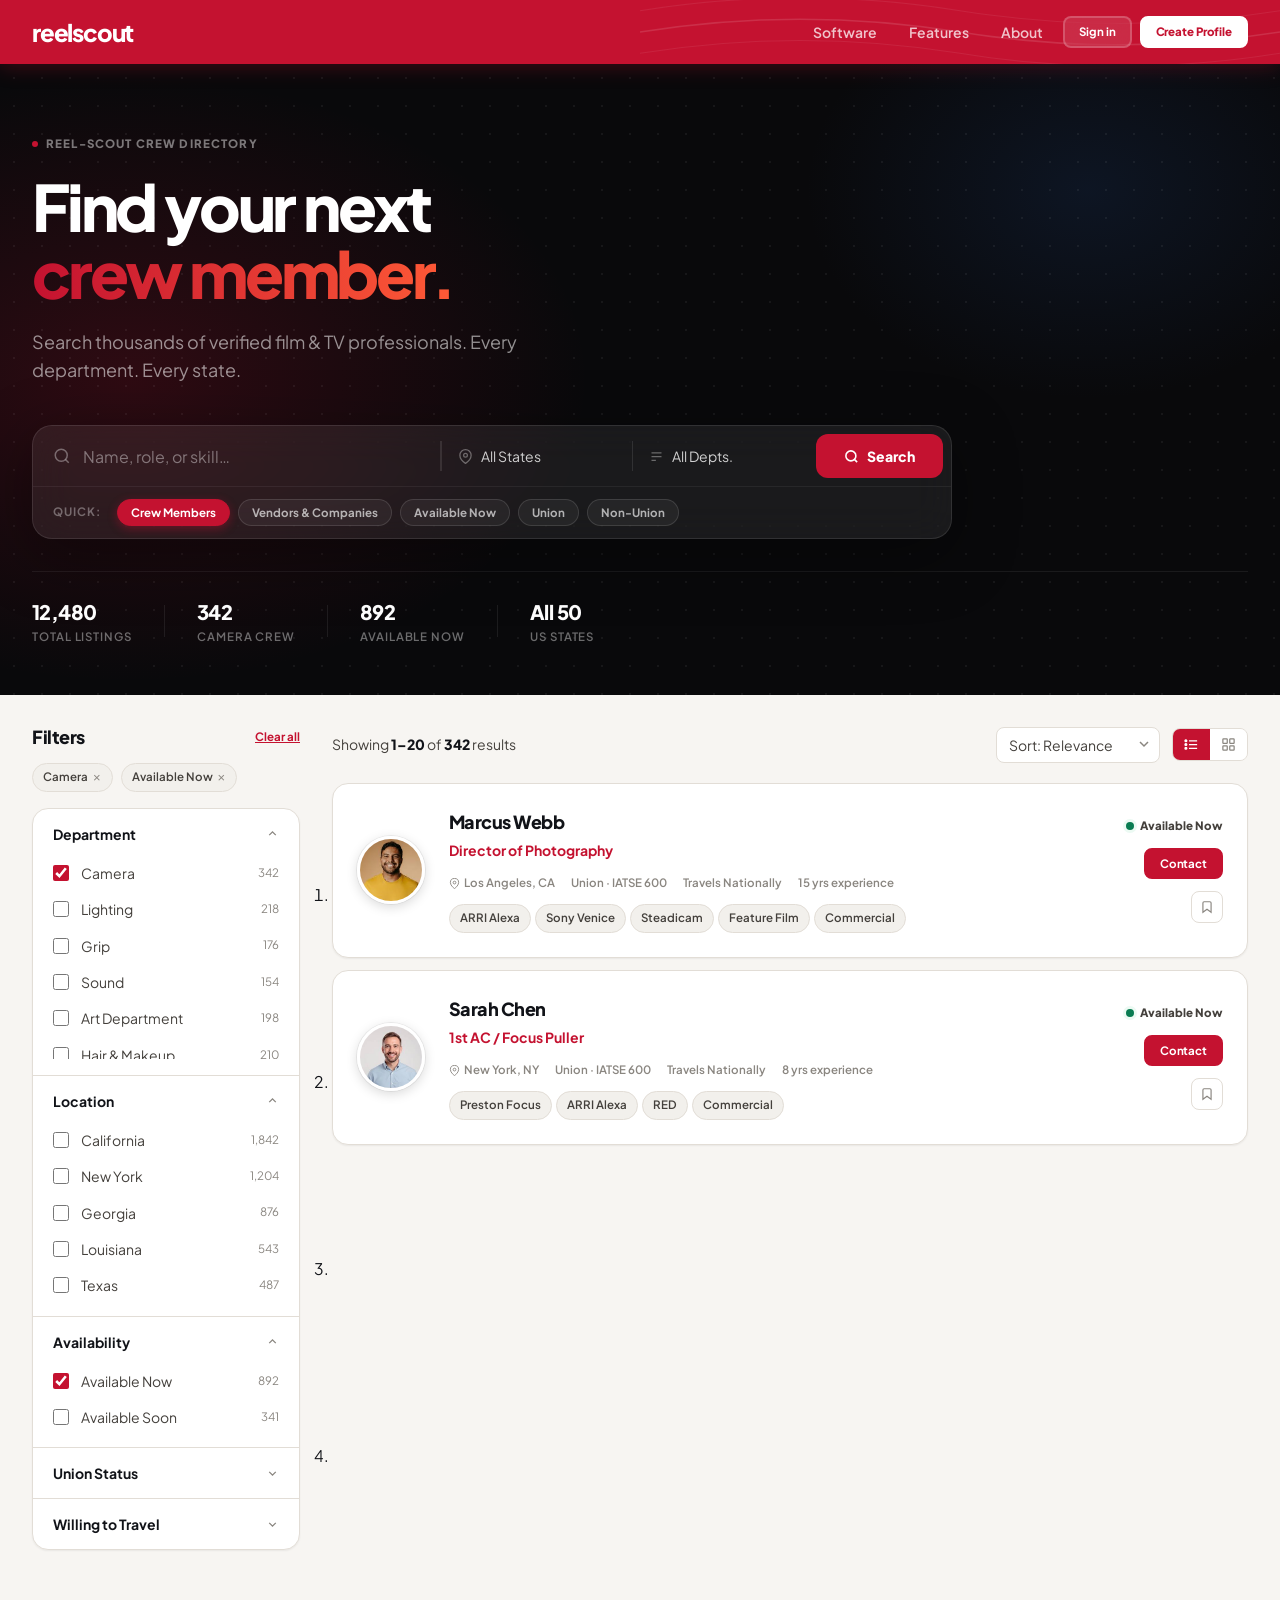
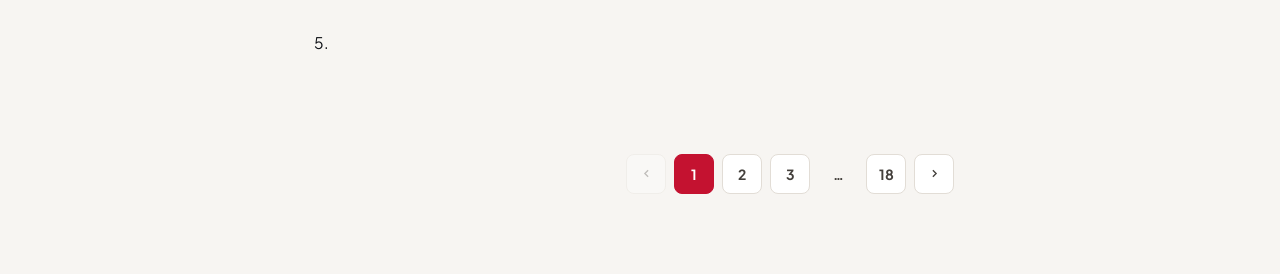
<file: crew_directorylist.html>
<!DOCTYPE html>
<html lang="en">
<head>
  <meta charset="UTF-8">
  <meta name="viewport" content="width=device-width, initial-scale=1.0">
  <title>Crew Directory — Reel-Scout</title>
  <link href="https://fonts.googleapis.com/css2?family=Plus+Jakarta+Sans:wght@400;500;600;700;800&display=swap" rel="stylesheet">
  <link rel="stylesheet" href="design-system.css">
  <style>
    /* ── NAV ── */
    .topnav{
      height:var(--nav-h);background:var(--red);
      position:sticky;top:0;z-index:100;
      box-shadow:0 2px 20px rgba(196,18,48,.3);
    }
    .topnav::after{
      content:'';position:absolute;right:0;top:0;bottom:0;width:50%;
      background:url("data:image/svg+xml,%3Csvg xmlns='http://www.w3.org/2000/svg' viewBox='0 0 600 64' fill='none'%3E%3Cpath d='M0 32Q150 8 300 32T600 32' stroke='rgba(255,255,255,0.12)' stroke-width='1.5'/%3E%3Cpath d='M0 52Q150 28 300 52T600 52' stroke='rgba(255,255,255,0.07)' stroke-width='1'/%3E%3Cpath d='M0 12Q150 -12 300 12T600 12' stroke='rgba(255,255,255,0.07)' stroke-width='1'/%3E%3C/svg%3E")
      right center/cover no-repeat;pointer-events:none;
    }
    .ni{max-width:var(--max-w);margin:0 auto;padding:0 var(--s8);height:100%;display:flex;align-items:center;justify-content:space-between}
    .nlogo{font-size:var(--2xl);font-weight:800;color:#fff;text-decoration:none;letter-spacing:-.05em;position:relative;z-index:1}
    .nlinks{display:flex;align-items:center;gap:var(--s2);position:relative;z-index:1}
    .nlk{padding:7px 12px;border-radius:var(--r2);font-size:var(--sm);font-weight:600;color:rgba(255,255,255,.75);text-decoration:none;transition:background var(--fast),color var(--fast)}
    .nlk:hover{background:rgba(255,255,255,.1);color:#fff}

    /* ── HERO ── */
    .hero{
      background:var(--ink);
      padding:var(--s16) 0 var(--s12);
      position:relative;overflow:hidden;
    }
    /* Cinematic dark gradient */
    .hero::before{
      content:'';position:absolute;inset:0;
      background:
        radial-gradient(ellipse 60% 80% at 10% 50%, rgba(196,18,48,.2) 0%, transparent 60%),
        radial-gradient(ellipse 40% 60% at 85% 20%, rgba(27,58,107,.25) 0%, transparent 55%);
      pointer-events:none;
    }
    /* Dot grid */
    .hero::after{
      content:'';position:absolute;inset:0;
      background-image:radial-gradient(circle,rgba(255,255,255,.06) 1px,transparent 1px);
      background-size:28px 28px;pointer-events:none;
    }
    .hero-in{position:relative;z-index:1}

    .hero-tag{
      display:inline-flex;align-items:center;gap:var(--s2);
      font-size:var(--xs);font-weight:800;text-transform:uppercase;letter-spacing:.1em;
      color:rgba(255,255,255,.45);margin-bottom:var(--s5);
    }
    .hero-tag span{width:6px;height:6px;border-radius:50%;background:var(--red);display:block}

    .hero-h{
      font-size:clamp(2.5rem,5vw,4rem);font-weight:800;
      color:#fff;letter-spacing:-.05em;line-height:1.05;
      margin-bottom:var(--s5);
    }
    .hero-h .hl{
      background:linear-gradient(90deg,var(--red) 0%,#FF5A36 100%);
      -webkit-background-clip:text;-webkit-text-fill-color:transparent;background-clip:text;
    }
    .hero-sub{color:rgba(255,255,255,.55);font-size:var(--lg);margin-bottom:var(--s10);max-width:540px}

    /* ── SEARCH BOX ── */
    .sbox{
      background:rgba(255,255,255,.07);
      border:1px solid rgba(255,255,255,.1);
      border-radius:var(--r5);
      backdrop-filter:blur(20px);
      overflow:hidden;
      max-width:920px;
      transition:background var(--fast),border-color var(--fast);
      box-shadow:0 16px 64px rgba(0,0,0,.4);
    }
    .sbox:focus-within{background:rgba(255,255,255,.1);border-color:rgba(255,255,255,.2)}
    .sbox-top{
      display:grid;
      grid-template-columns:1fr 1.5px 190px 1.5px 175px auto;
      align-items:center;
    }
    .sdiv{background:rgba(255,255,255,.1);width:1.5px;height:30px;flex-shrink:0}
    .sf{
      display:flex;align-items:center;gap:var(--s3);
      padding:var(--s4) var(--s5);
    }
    .sf svg{flex-shrink:0;color:rgba(255,255,255,.35)}
    .sf input{background:none;border:none;outline:none;font-family:var(--font);font-size:var(--md);color:#fff;width:100%}
    .sf input::placeholder{color:rgba(255,255,255,.4)}
    .ss{display:flex;align-items:center;gap:var(--s2);padding:var(--s4) var(--s4)}
    .ss svg{flex-shrink:0;color:rgba(255,255,255,.35)}
    .ss select{background:none;border:none;outline:none;font-family:var(--font);font-size:var(--sm);color:rgba(255,255,255,.8);cursor:pointer;appearance:none;flex:1;min-width:0}
    .ss select option{background:var(--ink-3);color:var(--t1)}
    .sbtn{background:var(--red);color:#fff;border:none;margin:var(--s2);border-radius:var(--r3);padding:13px 28px;font-family:var(--font);font-size:var(--sm);font-weight:800;cursor:pointer;display:flex;align-items:center;gap:var(--s2);transition:background var(--fast),box-shadow var(--fast)}
    .sbtn:hover{background:var(--red-dark);box-shadow:var(--e-red)}
    .sbtn:focus-visible{outline:2px solid #fff;outline-offset:2px}

    /* Quick filter pills under search */
    .sbox-bot{
      padding:var(--s3) var(--s5);
      border-top:1px solid rgba(255,255,255,.06);
      display:flex;align-items:center;gap:var(--s2);flex-wrap:wrap;
    }
    .sbox-label{font-size:var(--xs);font-weight:700;color:rgba(255,255,255,.35);text-transform:uppercase;letter-spacing:.08em;margin-right:var(--s2)}
    .qpill{
      padding:5px 13px;border:1px solid rgba(255,255,255,.12);
      border-radius:var(--rf);background:rgba(255,255,255,.05);
      color:rgba(255,255,255,.65);font-size:var(--xs);font-weight:700;
      cursor:pointer;font-family:var(--font);
      transition:all var(--fast) var(--smooth);
    }
    .qpill:hover{background:rgba(255,255,255,.1);color:#fff}
    .qpill.on{background:var(--red);border-color:var(--red);color:#fff;box-shadow:0 3px 10px rgba(196,18,48,.4)}
    .qpill:focus-visible{outline:2px solid #fff;outline-offset:2px}

    /* Hero stats bar */
    .hero-stats{
      display:flex;align-items:center;gap:var(--s8);
      margin-top:var(--s8);padding-top:var(--s6);
      border-top:1px solid rgba(255,255,255,.07);
    }
    .hstat-n{font-size:var(--xl);font-weight:800;color:#fff;letter-spacing:-.03em}
    .hstat-l{font-size:var(--xs);color:rgba(255,255,255,.4);text-transform:uppercase;letter-spacing:.08em;font-weight:600}
    .hstat-sep{width:1px;height:32px;background:rgba(255,255,255,.08)}

    /* ── BODY LAYOUT ── */
    .dbody{padding:var(--s8) 0 var(--s20)}
    .dlayout{display:grid;grid-template-columns:var(--sidebar-w) 1fr;gap:var(--s8);align-items:start}

    /* ── FILTER SIDEBAR ── */
    .fcol{position:sticky;top:calc(var(--nav-h) + var(--s5))}
    .fhd{display:flex;align-items:center;justify-content:space-between;margin-bottom:var(--s4)}
    .fhd h2{font-size:var(--lg);font-weight:800;letter-spacing:-.025em}
    .fclr{font-size:var(--xs);color:var(--red);font-weight:700;background:none;border:none;cursor:pointer;font-family:var(--font);padding:0;text-decoration:underline}
    .fclr:hover{color:var(--red-dark)}

    .achips{display:flex;flex-wrap:wrap;gap:var(--s2);margin-bottom:var(--s4)}

    .fcard{background:var(--surface);border:1px solid var(--border);border-radius:var(--r4);overflow:hidden;box-shadow:var(--e1)}
    .fsec{border-bottom:1px solid var(--border)}
    .fsec:last-child{border-bottom:none}
    .fsbtn{display:flex;align-items:center;justify-content:space-between;width:100%;padding:var(--s4) var(--s5);background:none;border:none;cursor:pointer;font-family:var(--font);font-size:var(--sm);font-weight:700;color:var(--t1);text-align:left;transition:background var(--fast)}
    .fsbtn:hover{background:var(--surface-2)}
    .fsbtn:focus-visible{outline:2px solid var(--navy);outline-offset:-2px}
    .fchev{color:var(--t3);transition:transform var(--fast)}
    .fsec.op .fchev{transform:rotate(180deg)}
    .fsbody{padding:0 var(--s5) var(--s4);display:none}
    .fsec.op .fsbody{display:block}
    .fopts{display:flex;flex-direction:column;gap:var(--s2);max-height:200px;overflow-y:auto}
    .fopt{display:flex;align-items:center;gap:var(--s3);font-size:var(--sm);color:var(--t2);cursor:pointer;padding:3px 0;transition:color var(--fast)}
    .fopt:hover{color:var(--t1)}
    .fopt input{accent-color:var(--red);width:16px;height:16px;flex-shrink:0;cursor:pointer}
    .fct{margin-left:auto;font-size:var(--xs);color:var(--t3)}

    /* ── RESULT BAR ── */
    .rbar{display:flex;align-items:center;justify-content:space-between;margin-bottom:var(--s5);flex-wrap:wrap;gap:var(--s3)}
    .rcnt{font-size:var(--sm);color:var(--t2)}
    .rcnt strong{color:var(--t1);font-weight:800}
    .rctrl{display:flex;align-items:center;gap:var(--s3)}
    .sorter{padding:8px 30px 8px 12px;border:1.5px solid var(--border);border-radius:var(--r2);font-family:var(--font);font-size:var(--sm);color:var(--t2);background:var(--surface);appearance:none;cursor:pointer;background-image:url("data:image/svg+xml,%3Csvg xmlns='http://www.w3.org/2000/svg' width='10' height='7' viewBox='0 0 10 7'%3E%3Cpath fill='none' stroke='%238A8680' stroke-width='1.5' d='M1 1l4 4 4-4'/%3E%3C/svg%3E");background-repeat:no-repeat;background-position:right 10px center;transition:border-color var(--fast)}
    .sorter:focus{border-color:var(--navy);outline:none;box-shadow:var(--focus)}
    .vtgl{display:flex;border:1.5px solid var(--border);border-radius:var(--r2);overflow:hidden}
    .vbtn{padding:8px 11px;background:var(--surface);border:none;cursor:pointer;color:var(--t3);display:flex;align-items:center;transition:background var(--fast),color var(--fast)}
    .vbtn:hover{background:var(--surface-2);color:var(--t2)}
    .vbtn.on{background:var(--red);color:#fff}
    .vbtn:focus-visible{outline:2px solid var(--navy);outline-offset:-2px}
    .mob-fb{display:none}

    /* ── LIST CARDS ── */
    .rlist{display:flex;flex-direction:column;gap:var(--s3)}

    .rcard{
      display:grid;grid-template-columns:auto 1fr auto;
      gap:var(--s6);align-items:center;
      background:var(--surface);
      border:1.5px solid var(--border);border-radius:var(--r4);
      padding:var(--s6);box-shadow:var(--e1);
      text-decoration:none;color:inherit;
      transition:all var(--base) var(--smooth);
      position:relative;overflow:hidden;
    }
    /* Red left accent strip */
    .rcard::before{
      content:'';position:absolute;left:0;top:0;bottom:0;
      width:4px;background:var(--red);opacity:0;
      border-radius:2px 0 0 2px;
      transition:opacity var(--base);
    }
    .rcard:hover{border-color:rgba(196,18,48,.3);box-shadow:var(--e3);transform:translateY(-2px)}
    .rcard:hover::before{opacity:1}
    .rcard:focus-visible{outline:2px solid var(--red);outline-offset:2px;border-color:rgba(196,18,48,.3)}
    .rcard,.rcard:hover,.rcard:focus,.rcard:visited{text-decoration:none !important;}
    .rcard *{text-decoration:none;}

    .rava{
      width:68px;height:68px;border-radius:50%;
      display:flex;align-items:center;justify-content:center;
      font-size:22px;font-weight:800;color:#fff;
      flex-shrink:0;letter-spacing:-.025em;
      position:relative;
      overflow:hidden;
      border:3px solid var(--surface);
      box-shadow:0 3px 12px rgba(0,0,0,.15),0 0 0 1px rgba(0,0,0,.06);
      transition:transform 200ms cubic-bezier(.22,1,.36,1),box-shadow 200ms;
    }
    .rava img{
      width:100%;height:100%;
      object-fit:cover;object-position:center top;
      display:block;
    }
    .rcard:hover .rava{
      transform:scale(1.05);
      box-shadow:0 5px 18px rgba(0,0,0,.2),0 0 0 2px rgba(196,18,48,.2);
    }
    /* Thin ring around avatar */
    .rava::after{
      content:'';position:absolute;inset:-3px;
      border-radius:50%;border:2px solid rgba(196,18,48,.25);
      opacity:0;transition:opacity var(--base);
      pointer-events:none;
    }
    .rcard:hover .rava::after{opacity:1}

    .rinfo{}
    .rname{font-size:var(--lg);font-weight:800;color:var(--t1);letter-spacing:-.03em;margin-bottom:3px}
    .rrole{font-size:var(--sm);font-weight:700;color:var(--red);margin-bottom:var(--s3)}
    .rmeta{display:flex;align-items:center;flex-wrap:wrap;gap:var(--s4);font-size:var(--xs);color:var(--t3)}
    .rmi{display:flex;align-items:center;gap:4px;font-weight:600}
    .rtags{display:flex;flex-wrap:wrap;gap:var(--s1);margin-top:var(--s3)}

    .ract{display:flex;flex-direction:column;align-items:flex-end;gap:var(--s3);flex-shrink:0}
    .adot{display:inline-flex;align-items:center;gap:6px;font-size:var(--xs);font-weight:800;white-space:nowrap;color:var(--t2)}
    .dot{width:8px;height:8px;border-radius:50%;flex-shrink:0}
    .d-on{background:var(--green);box-shadow:0 0 0 3px var(--green-bg)}
    .d-soon{background:#F59E0B;box-shadow:0 0 0 3px var(--amber-bg)}
    .d-off{background:var(--border-2)}

    .save-icon{background:none;border:1.5px solid var(--border);border-radius:var(--r2);padding:8px;cursor:pointer;color:var(--t3);display:flex;align-items:center;transition:all var(--fast)}
    .save-icon:hover{border-color:var(--red);color:var(--red);background:var(--red-light)}
    .save-icon:focus-visible{outline:2px solid var(--navy)}

    /* Mobile overlay */
    #mob-ov{display:none;position:fixed;inset:0;background:rgba(9,9,11,.6);z-index:199;backdrop-filter:blur(6px)}

    /* Responsive */
    @media(max-width:1024px){.dlayout{grid-template-columns:240px 1fr}}
    @media(max-width:768px){
      .dlayout{grid-template-columns:1fr}
      .fcol{position:fixed;top:0;left:-105%;height:100vh;width:300px;background:var(--surface);z-index:200;overflow-y:auto;padding:var(--s10) var(--s5) var(--s8);box-shadow:var(--e5);transition:left var(--slow) var(--smooth)}
      .fcol.open{left:0}
      .mob-fb{display:flex}
      .sbox-top{grid-template-columns:1fr}
      .sdiv{display:none}
      .sf{border-bottom:1px solid rgba(255,255,255,.08)}
      .ss{border-bottom:1px solid rgba(255,255,255,.08)}
      .sbtn{border-radius:0 0 var(--r4) var(--r4);margin:0;width:100%;justify-content:center;padding:14px}
      .rcard{grid-template-columns:auto 1fr}
      .ract{display:none}
    }
    @media(max-width:480px){.rava{width:48px;height:48px;font-size:16px}.rname{font-size:var(--md)}}
  </style>
</head>
<body>
<a href="#main" class="skip-link">Skip to main content</a>

<!-- NAV -->
<header class="topnav" role="banner">
  <div class="ni">
    <a href="crew_directorylist.html" class="nlogo">reelscout</a>
    <div class="nlinks">
      <a href="javascript:void(0)" class="nlk">Software</a>
      <a href="javascript:void(0)" class="nlk">Features</a>
      <a href="javascript:void(0)" class="nlk">About</a>
      <a href="crew_login.html" class="btn btn-glass btn-sm">Sign in</a>
      <a href="crew_registration.html" class="btn btn-white btn-sm">Create Profile</a>
    </div>
  </div>
</header>

<!-- HERO -->
<section class="hero" aria-labelledby="htitle">
  <div class="wrap hero-in">
    <div class="hero-tag"><span aria-hidden="true"></span>Reel-Scout Crew Directory</div>
    <h1 class="hero-h" id="htitle">
      Find your next<br>
      <span class="hl">crew member.</span>
    </h1>
    <p class="hero-sub">Search thousands of verified film &amp; TV professionals. Every department. Every state.</p>

    <form role="search" aria-label="Search crew directory">
      <div class="sbox">
        <div class="sbox-top">
          <div class="sf">
            <svg width="18" height="18" viewBox="0 0 24 24" fill="none" stroke="currentColor" stroke-width="2" aria-hidden="true"><circle cx="11" cy="11" r="8"/><path d="M21 21l-4.35-4.35"/></svg>
            <input type="search" id="q" name="q" placeholder="Name, role, or skill…" aria-label="Search by name, role, or skill" autocomplete="off">
          </div>
          <div class="sdiv" aria-hidden="true"></div>
          <div class="ss">
            <svg width="15" height="15" viewBox="0 0 24 24" fill="none" stroke="currentColor" stroke-width="2" aria-hidden="true"><path d="M21 10c0 7-9 13-9 13s-9-6-9-13a9 9 0 0118 0z"/><circle cx="12" cy="10" r="3"/></svg>
            <select aria-label="State">
              <option value="">All States</option>
              <option>California</option><option>New York</option><option>Georgia</option>
              <option>Louisiana</option><option>Texas</option><option>Florida</option>
              <option>New Mexico</option><option>North Carolina</option>
            </select>
          </div>
          <div class="sdiv" aria-hidden="true"></div>
          <div class="ss">
            <svg width="15" height="15" viewBox="0 0 24 24" fill="none" stroke="currentColor" stroke-width="2" aria-hidden="true"><path d="M4 6h16M4 12h16M4 18h7"/></svg>
            <select aria-label="Department">
              <option value="">All Depts.</option>
              <option>Camera</option><option>Lighting</option><option>Grip</option>
              <option>Sound</option><option>Art Dept.</option><option>Hair &amp; Makeup</option>
              <option>Costume</option><option>Direction</option><option>Post Production</option>
            </select>
          </div>
          <button type="submit" class="sbtn">
            <svg width="15" height="15" viewBox="0 0 24 24" fill="none" stroke="currentColor" stroke-width="2.5" aria-hidden="true"><circle cx="11" cy="11" r="8"/><path d="M21 21l-4.35-4.35"/></svg>
            Search
          </button>
        </div>
        <div class="sbox-bot">
          <span class="sbox-label" aria-hidden="true">Quick:</span>
          <button type="button" class="qpill on" onclick="qp(this)" aria-pressed="true">Crew Members</button>
          <button type="button" class="qpill" onclick="qp(this)" aria-pressed="false">Vendors &amp; Companies</button>
          <button type="button" class="qpill" onclick="qp(this)" aria-pressed="false">Available Now</button>
          <button type="button" class="qpill" onclick="qp(this)" aria-pressed="false">Union</button>
          <button type="button" class="qpill" onclick="qp(this)" aria-pressed="false">Non-Union</button>
        </div>
      </div>
    </form>

    <div class="hero-stats" aria-label="Directory statistics">
      <div><div class="hstat-n">12,480</div><div class="hstat-l">Total Listings</div></div>
      <div class="hstat-sep" aria-hidden="true"></div>
      <div><div class="hstat-n">342</div><div class="hstat-l">Camera Crew</div></div>
      <div class="hstat-sep" aria-hidden="true"></div>
      <div><div class="hstat-n">892</div><div class="hstat-l">Available Now</div></div>
      <div class="hstat-sep" aria-hidden="true"></div>
      <div><div class="hstat-n">All 50</div><div class="hstat-l">US States</div></div>
    </div>
  </div>
</section>

<!-- BODY -->
<main id="main" class="dbody">
  <div class="wrap">
    <div class="dlayout">

      <!-- FILTERS -->
      <aside class="fcol" id="fcol" aria-label="Filters">
        <div class="fhd">
          <h2>Filters</h2>
          <button class="fclr" onclick="clrAll()" aria-label="Clear all filters">Clear all</button>
        </div>
        <div class="achips" id="achips" aria-live="polite" aria-label="Active filters">
          <span class="chip">Camera <button class="crm" onclick="rmChip(this)" aria-label="Remove Camera filter">×</button></span>
          <span class="chip">Available Now <button class="crm" onclick="rmChip(this)" aria-label="Remove Available Now filter">×</button></span>
        </div>
        <div class="fcard">
          <div class="fsec op">
            <button class="fsbtn" onclick="togF(this)" aria-expanded="true">Department <svg class="fchev" width="13" height="13" viewBox="0 0 24 24" fill="none" stroke="currentColor" stroke-width="2.5" aria-hidden="true"><path d="M6 9l6 6 6-6"/></svg></button>
            <div class="fsbody">
              <div class="fopts" role="group" aria-label="Department options">
                <label class="fopt"><input type="checkbox" checked aria-label="Camera"> Camera <span class="fct">342</span></label>
                <label class="fopt"><input type="checkbox" aria-label="Lighting"> Lighting <span class="fct">218</span></label>
                <label class="fopt"><input type="checkbox" aria-label="Grip"> Grip <span class="fct">176</span></label>
                <label class="fopt"><input type="checkbox" aria-label="Sound"> Sound <span class="fct">154</span></label>
                <label class="fopt"><input type="checkbox" aria-label="Art Department"> Art Department <span class="fct">198</span></label>
                <label class="fopt"><input type="checkbox" aria-label="Hair and Makeup"> Hair &amp; Makeup <span class="fct">210</span></label>
                <label class="fopt"><input type="checkbox" aria-label="Costume"> Costume <span class="fct">89</span></label>
                <label class="fopt"><input type="checkbox" aria-label="Post Production"> Post Production <span class="fct">267</span></label>
              </div>
            </div>
          </div>
          <div class="fsec op">
            <button class="fsbtn" onclick="togF(this)" aria-expanded="true">Location <svg class="fchev" width="13" height="13" viewBox="0 0 24 24" fill="none" stroke="currentColor" stroke-width="2.5" aria-hidden="true"><path d="M6 9l6 6 6-6"/></svg></button>
            <div class="fsbody">
              <div class="fopts" role="group" aria-label="State options">
                <label class="fopt"><input type="checkbox" aria-label="California"> California <span class="fct">1,842</span></label>
                <label class="fopt"><input type="checkbox" aria-label="New York"> New York <span class="fct">1,204</span></label>
                <label class="fopt"><input type="checkbox" aria-label="Georgia"> Georgia <span class="fct">876</span></label>
                <label class="fopt"><input type="checkbox" aria-label="Louisiana"> Louisiana <span class="fct">543</span></label>
                <label class="fopt"><input type="checkbox" aria-label="Texas"> Texas <span class="fct">487</span></label>
              </div>
            </div>
          </div>
          <div class="fsec op">
            <button class="fsbtn" onclick="togF(this)" aria-expanded="true">Availability <svg class="fchev" width="13" height="13" viewBox="0 0 24 24" fill="none" stroke="currentColor" stroke-width="2.5" aria-hidden="true"><path d="M6 9l6 6 6-6"/></svg></button>
            <div class="fsbody">
              <div class="fopts" role="group" aria-label="Availability options">
                <label class="fopt"><input type="checkbox" checked aria-label="Available Now"> Available Now <span class="fct">892</span></label>
                <label class="fopt"><input type="checkbox" aria-label="Available Soon"> Available Soon <span class="fct">341</span></label>
              </div>
            </div>
          </div>
          <div class="fsec">
            <button class="fsbtn" onclick="togF(this)" aria-expanded="false">Union Status <svg class="fchev" width="13" height="13" viewBox="0 0 24 24" fill="none" stroke="currentColor" stroke-width="2.5" aria-hidden="true"><path d="M6 9l6 6 6-6"/></svg></button>
            <div class="fsbody">
              <div class="fopts" role="group" aria-label="Union options">
                <label class="fopt"><input type="checkbox" aria-label="Union"> Union</label>
                <label class="fopt"><input type="checkbox" aria-label="Non-Union"> Non-Union</label>
              </div>
            </div>
          </div>
          <div class="fsec">
            <button class="fsbtn" onclick="togF(this)" aria-expanded="false">Willing to Travel <svg class="fchev" width="13" height="13" viewBox="0 0 24 24" fill="none" stroke="currentColor" stroke-width="2.5" aria-hidden="true"><path d="M6 9l6 6 6-6"/></svg></button>
            <div class="fsbody">
              <div class="fopts" role="group" aria-label="Travel options">
                <label class="fopt"><input type="checkbox" aria-label="Local"> Local only</label>
                <label class="fopt"><input type="checkbox" aria-label="Regional"> Regional</label>
                <label class="fopt"><input type="checkbox" aria-label="Domestic"> Domestic (US)</label>
                <label class="fopt"><input type="checkbox" aria-label="International"> International</label>
              </div>
            </div>
          </div>
        </div>
      </aside>

      <!-- RESULTS -->
      <section aria-label="Search results">
        <div class="rbar">
          <div style="display:flex;align-items:center;gap:var(--s3);">
            <button class="btn btn-outline btn-sm mob-fb" onclick="openF()" aria-expanded="false" aria-controls="fcol">
              <svg width="13" height="13" viewBox="0 0 24 24" fill="none" stroke="currentColor" stroke-width="2" aria-hidden="true"><line x1="4" y1="6" x2="20" y2="6"/><line x1="8" y1="12" x2="16" y2="12"/><line x1="11" y1="18" x2="13" y2="18"/></svg>
              Filters <span class="badge b-red" style="padding:1px 7px;margin-left:2px;">2</span>
            </button>
            <p class="rcnt">Showing <strong>1–20</strong> of <strong>342</strong> results</p>
          </div>
          <div class="rctrl">
            <label for="sorter" class="sr-only">Sort by</label>
            <select class="sorter" id="sorter">
              <option>Sort: Relevance</option>
              <option>Name A–Z</option><option>Name Z–A</option>
              <option>Recently Updated</option><option>Availability</option>
            </select>
            <div class="vtgl" role="group" aria-label="View mode">
              <a href="crew_directorylist.html" class="vbtn on" aria-label="List view" aria-current="true" title="List view">
                <svg width="15" height="15" viewBox="0 0 24 24" fill="none" stroke="currentColor" stroke-width="2" aria-hidden="true"><line x1="8" y1="6" x2="21" y2="6"/><line x1="8" y1="12" x2="21" y2="12"/><line x1="8" y1="18" x2="21" y2="18"/><circle cx="3" cy="6" r="1.5" fill="currentColor"/><circle cx="3" cy="12" r="1.5" fill="currentColor"/><circle cx="3" cy="18" r="1.5" fill="currentColor"/></svg>
              </a>
              <a href="crew_directory.html" class="vbtn" aria-label="Grid view" title="Grid view">
                <svg width="15" height="15" viewBox="0 0 24 24" fill="none" stroke="currentColor" stroke-width="2" aria-hidden="true"><rect x="3" y="3" width="7" height="7" rx="1"/><rect x="14" y="3" width="7" height="7" rx="1"/><rect x="14" y="14" width="7" height="7" rx="1"/><rect x="3" y="14" width="7" height="7" rx="1"/></svg>
              </a>
            </div>
          </div>
        </div>

        <ol class="rlist" aria-label="Crew member results">

          <li>
            <a class="rcard au" href="javascript:void(0)" onclick="cardClick(event)" aria-label="Marcus Webb — Director of Photography, Los Angeles CA, Available Now">
              <div class="rava"><img src="images (1).jpg" alt="Marcus Webb"></div>
              <div class="rinfo">
                <div class="rname">Marcus Webb</div>
                <div class="rrole">Director of Photography</div>
                <div class="rmeta">
                  <span class="rmi"><svg width="11" height="11" viewBox="0 0 24 24" fill="none" stroke="currentColor" stroke-width="2" aria-hidden="true"><path d="M21 10c0 7-9 13-9 13s-9-6-9-13a9 9 0 0118 0z"/><circle cx="12" cy="10" r="3"/></svg>Los Angeles, CA</span>
                  <span class="rmi">Union · IATSE 600</span>
                  <span class="rmi">Travels Nationally</span>
                  <span class="rmi">15 yrs experience</span>
                </div>
                <div class="rtags" aria-label="Skills"><span class="chip">ARRI Alexa</span><span class="chip">Sony Venice</span><span class="chip">Steadicam</span><span class="chip">Feature Film</span><span class="chip">Commercial</span></div>
              </div>
              <div class="ract">
                <span class="adot"><span class="dot d-on" aria-hidden="true"></span>Available Now</span>
                <button class="btn btn-red btn-sm" onclick="event.stopPropagation();showContact('Marcus Webb','Director of Photography')" aria-label="Contact Marcus Webb">Contact</button>
                <button class="save-icon" onclick="event.stopPropagation();toggleSave(this,'Marcus Webb')" aria-label="Save Marcus Webb" title="Save">
                  <svg width="14" height="14" viewBox="0 0 24 24" fill="none" stroke="currentColor" stroke-width="2" aria-hidden="true"><path d="M19 21l-7-5-7 5V5a2 2 0 012-2h10a2 2 0 012 2z"/></svg>
                </button>
              </div>
            </a>
          </li>

          <li>
            <a class="rcard au d1" href="javascript:void(0)" onclick="cardClick(event)" aria-label="Sarah Chen — 1st AC / Focus Puller, New York NY">
              <div class="rava"><img src="images (3).jpg" alt="Sarah Chen"></div>
              <div class="rinfo">
                <div class="rname">Sarah Chen</div>
                <div class="rrole">1st AC / Focus Puller</div>
                <div class="rmeta">
                  <span class="rmi"><svg width="11" height="11" viewBox="0 0 24 24" fill="none" stroke="currentColor" stroke-width="2" aria-hidden="true"><path d="M21 10c0 7-9 13-9 13s-9-6-9-13a9 9 0 0118 0z"/><circle cx="12" cy="10" r="3"/></svg>New York, NY</span>
                  <span class="rmi">Union · IATSE 600</span>
                  <span class="rmi">Travels Nationally</span>
                  <span class="rmi">8 yrs experience</span>
                </div>
                <div class="rtags" aria-label="Skills"><span class="chip">Preston Focus</span><span class="chip">ARRI Alexa</span><span class="chip">RED</span><span class="chip">Commercial</span></div>
              </div>
              <div class="ract">
                <span class="adot"><span class="dot d-on" aria-hidden="true"></span>Available Now</span>
                <button class="btn btn-red btn-sm" onclick="event.stopPropagation();showContact('Sarah Chen','1st AC / Focus Puller')" aria-label="Contact Sarah Chen">Contact</button>
                <button class="save-icon" onclick="event.stopPropagation();toggleSave(this,'Sarah Chen')" aria-label="Save Sarah Chen">
                  <svg width="14" height="14" viewBox="0 0 24 24" fill="none" stroke="currentColor" stroke-width="2" aria-hidden="true"><path d="M19 21l-7-5-7 5V5a2 2 0 012-2h10a2 2 0 012 2z"/></svg>
                </button>
              </div>
            </a>
          </li>

          <li>
            <a class="rcard au d2" href="javascript:void(0)" onclick="cardClick(event)" aria-label="Devon Torres — Gaffer, Atlanta GA">
              <div class="rava"><img src="images.jpg" alt="Devon Torres"></div>
              <div class="rinfo">
                <div class="rname">Devon Torres</div>
                <div class="rrole">Gaffer</div>
                <div class="rmeta">
                  <span class="rmi"><svg width="11" height="11" viewBox="0 0 24 24" fill="none" stroke="currentColor" stroke-width="2" aria-hidden="true"><path d="M21 10c0 7-9 13-9 13s-9-6-9-13a9 9 0 0118 0z"/><circle cx="12" cy="10" r="3"/></svg>Atlanta, GA</span>
                  <span class="rmi">Non-Union</span>
                  <span class="rmi">SE Region</span>
                  <span class="rmi">12 yrs experience</span>
                </div>
                <div class="rtags" aria-label="Skills"><span class="chip">LED Lighting</span><span class="chip">HMI</span><span class="chip">Tungsten</span><span class="chip">TV Commercial</span></div>
              </div>
              <div class="ract">
                <span class="adot"><span class="dot d-soon" aria-hidden="true"></span>Available Soon</span>
                <button class="btn btn-red btn-sm" onclick="event.stopPropagation();showContact('Devon Torres','Gaffer')" aria-label="Contact Devon Torres">Contact</button>
                <button class="save-icon" onclick="event.stopPropagation();toggleSave(this,'Devon Torres')" aria-label="Save Devon Torres">
                  <svg width="14" height="14" viewBox="0 0 24 24" fill="none" stroke="currentColor" stroke-width="2" aria-hidden="true"><path d="M19 21l-7-5-7 5V5a2 2 0 012-2h10a2 2 0 012 2z"/></svg>
                </button>
              </div>
            </a>
          </li>

          <li>
            <a class="rcard au d3" href="javascript:void(0)" onclick="cardClick(event)" aria-label="Renata Flores — Production Sound Mixer, New Orleans LA">
              <div class="rava"><img src="images (2).jpg" alt="Renata Flores"></div>
              <div class="rinfo">
                <div class="rname">Renata Flores</div>
                <div class="rrole">Production Sound Mixer</div>
                <div class="rmeta">
                  <span class="rmi"><svg width="11" height="11" viewBox="0 0 24 24" fill="none" stroke="currentColor" stroke-width="2" aria-hidden="true"><path d="M21 10c0 7-9 13-9 13s-9-6-9-13a9 9 0 0118 0z"/><circle cx="12" cy="10" r="3"/></svg>New Orleans, LA</span>
                  <span class="rmi">Union · IATSE 478</span>
                  <span class="rmi">Travels Nationally</span>
                  <span class="rmi">10 yrs experience</span>
                </div>
                <div class="rtags" aria-label="Skills"><span class="chip">Lectrosonics</span><span class="chip">Sound Devices</span><span class="chip">Drama</span><span class="chip">Documentary</span></div>
              </div>
              <div class="ract">
                <span class="adot"><span class="dot d-on" aria-hidden="true"></span>Available Now</span>
                <button class="btn btn-red btn-sm" onclick="event.stopPropagation();showContact('Renata Flores','Production Sound Mixer')" aria-label="Contact Renata Flores">Contact</button>
                <button class="save-icon" onclick="event.stopPropagation();toggleSave(this,'Renata Flores')" aria-label="Save Renata Flores">
                  <svg width="14" height="14" viewBox="0 0 24 24" fill="none" stroke="currentColor" stroke-width="2" aria-hidden="true"><path d="M19 21l-7-5-7 5V5a2 2 0 012-2h10a2 2 0 012 2z"/></svg>
                </button>
              </div>
            </a>
          </li>

          <li>
            <a class="rcard au d4" href="javascript:void(0)" onclick="cardClick(event)" aria-label="James O'Brien — Key Grip, Chicago IL, Unavailable">
              <div class="rava"><img src="images (1).jpg" alt="James O'Brien"></div>
              <div class="rinfo">
                <div class="rname">James O'Brien</div>
                <div class="rrole">Key Grip</div>
                <div class="rmeta">
                  <span class="rmi"><svg width="11" height="11" viewBox="0 0 24 24" fill="none" stroke="currentColor" stroke-width="2" aria-hidden="true"><path d="M21 10c0 7-9 13-9 13s-9-6-9-13a9 9 0 0118 0z"/><circle cx="12" cy="10" r="3"/></svg>Chicago, IL</span>
                  <span class="rmi">Union · IATSE 2</span>
                  <span class="rmi">Travels Domestically</span>
                  <span class="rmi">18 yrs experience</span>
                </div>
                <div class="rtags" aria-label="Skills"><span class="chip">Dolly</span><span class="chip">Technocrane</span><span class="chip">Rigging</span><span class="chip">Car Mounts</span></div>
              </div>
              <div class="ract">
                <span class="adot"><span class="dot d-off" aria-hidden="true"></span>Unavailable</span>
                <button class="btn btn-outline btn-sm" onclick="event.stopPropagation();cardClick(event)" aria-label="View profile of James O'Brien">View Profile</button>
                <button class="save-icon" onclick="event.stopPropagation();toggleSave(this,'James O\'Brien')" aria-label="Save James O'Brien">
                  <svg width="14" height="14" viewBox="0 0 24 24" fill="none" stroke="currentColor" stroke-width="2" aria-hidden="true"><path d="M19 21l-7-5-7 5V5a2 2 0 012-2h10a2 2 0 012 2z"/></svg>
                </button>
              </div>
            </a>
          </li>

        </ol>

        <nav class="pagination" aria-label="Results pages">
          <button class="pg" disabled aria-disabled="true" aria-label="Previous page"><svg width="13" height="13" viewBox="0 0 24 24" fill="none" stroke="currentColor" stroke-width="2.5" aria-hidden="true"><path d="M15 18l-6-6 6-6"/></svg></button>
          <button class="pg on" aria-current="page" aria-label="Page 1, current">1</button>
          <button class="pg" onclick="showToast('Page 2 — demo prototype','info')" aria-label="Page 2">2</button>
          <button class="pg" onclick="showToast('Page 3 — demo prototype','info')" aria-label="Page 3">3</button>
          <span class="pg" style="border:none;background:none;cursor:default;" aria-hidden="true">…</span>
          <button class="pg" onclick="showToast('Page 18 — demo prototype','info')" aria-label="Page 18">18</button>
          <button class="pg" onclick="showToast('Page 2 — demo prototype','info')" aria-label="Next page"><svg width="13" height="13" viewBox="0 0 24 24" fill="none" stroke="currentColor" stroke-width="2.5" aria-hidden="true"><path d="M9 18l6-6-6-6"/></svg></button>
        </nav>
      </section>

    </div>
  </div>
</main>

<div id="mob-ov" onclick="closeF()"></div>

<!-- Contact Modal -->
<div id="cmodal" class="cmodal-bg" hidden role="dialog" aria-modal="true" aria-labelledby="cm-title">
  <div class="cmodal" role="document">
    <div class="cmodal-hd">
      <div>
        <h2 class="cmodal-title" id="cm-title">Contact</h2>
        <p class="cmodal-role" id="cm-role"></p>
      </div>
      <button class="cmodal-x" onclick="closeContact()" aria-label="Close contact form">×</button>
    </div>
    <div class="field" style="margin-bottom:var(--s4)">
      <label class="lbl" for="cm-email">Your email <span class="req" style="color:var(--red)">*</span></label>
      <input class="inp" type="email" id="cm-email" placeholder="you@production.com" autocomplete="email">
    </div>
    <div class="field" style="margin-bottom:var(--s6)">
      <label class="lbl" for="cm-msg">Message <span class="req" style="color:var(--red)">*</span></label>
      <textarea class="inp" id="cm-msg" rows="4" placeholder="Hi, I'm hiring for a feature film shooting next month and your profile looks perfect for our team…" style="resize:vertical;min-height:100px;padding:var(--s3) var(--s4)"></textarea>
    </div>
    <div style="display:flex;gap:var(--s3);justify-content:flex-end">
      <button class="btn btn-outline" onclick="closeContact()">Cancel</button>
      <button class="btn btn-red" onclick="sendContact()">
        <svg width="14" height="14" viewBox="0 0 24 24" fill="none" stroke="currentColor" stroke-width="2.5" aria-hidden="true"><path d="M22 2L11 13M22 2L15 22l-4-9-9-4 19-7z"/></svg>
        Send Message
      </button>
    </div>
  </div>
</div>

<!-- Toast -->
<div id="toast" class="toast" role="status" aria-live="polite"></div>

<script>
/* ── Filters ── */
function togF(btn){const s=btn.closest('.fsec');const o=s.classList.toggle('op');btn.setAttribute('aria-expanded',o)}
function qp(btn){btn.classList.toggle('on');btn.setAttribute('aria-pressed',btn.classList.contains('on'))}
function clrAll(){document.querySelectorAll('#achips .chip').forEach(c=>c.remove());document.querySelectorAll('.fopt input').forEach(cb=>cb.checked=false)}
function rmChip(btn){btn.closest('.chip').remove()}
function openF(){document.getElementById('fcol').classList.add('open');document.getElementById('mob-ov').style.display='block'}
function closeF(){document.getElementById('fcol').classList.remove('open');document.getElementById('mob-ov').style.display='none'}

/* ── Card click (whole card) ── */
function cardClick(e){if(e.target.closest('button'))return;showToast('Full profile detail view — coming in the live build','info')}

/* ── Contact modal ── */
var _contactName='';
function showContact(name,role){
  _contactName=name;
  document.getElementById('cm-title').textContent='Contact '+name;
  document.getElementById('cm-role').textContent=role;
  document.getElementById('cm-email').value='';
  document.getElementById('cm-msg').value='';
  var m=document.getElementById('cmodal');
  m.removeAttribute('hidden');
  document.getElementById('cm-email').focus();
}
function closeContact(){document.getElementById('cmodal').setAttribute('hidden','')}
function sendContact(){
  var email=document.getElementById('cm-email').value.trim();
  var msg=document.getElementById('cm-msg').value.trim();
  if(!email||!msg){showToast('Please fill in all fields','err');return;}
  closeContact();
  showToast('Message sent to '+_contactName+'!','ok');
}

/* ── Save toggle ── */
function toggleSave(btn,name){
  var saved=btn.classList.toggle('saved');
  btn.setAttribute('aria-label',saved?'Saved — click to unsave '+name:'Save '+name);
  btn.innerHTML=saved
    ?'<svg width="14" height="14" viewBox="0 0 24 24" fill="currentColor" aria-hidden="true"><path d="M19 21l-7-5-7 5V5a2 2 0 012-2h10a2 2 0 012 2z"/></svg>'
    :'<svg width="14" height="14" viewBox="0 0 24 24" fill="none" stroke="currentColor" stroke-width="2" aria-hidden="true"><path d="M19 21l-7-5-7 5V5a2 2 0 012-2h10a2 2 0 012 2z"/></svg>';
  showToast(saved?name+' saved to your list':'Removed from saved list',saved?'ok':'info');
}

/* ── Toast ── */
var _toastTimer;
function showToast(msg,type){
  var t=document.getElementById('toast');
  var icons={ok:'<svg width="15" height="15" viewBox="0 0 24 24" fill="none" stroke="currentColor" stroke-width="2.5" aria-hidden="true"><path d="M20 6L9 17l-5-5"/></svg>',info:'<svg width="15" height="15" viewBox="0 0 24 24" fill="none" stroke="currentColor" stroke-width="2" aria-hidden="true"><circle cx="12" cy="12" r="10"/><path d="M12 8v4M12 16h.01"/></svg>',err:'<svg width="15" height="15" viewBox="0 0 24 24" fill="none" stroke="currentColor" stroke-width="2" aria-hidden="true"><circle cx="12" cy="12" r="10"/><path d="M15 9l-6 6M9 9l6 6"/></svg>'};
  t.className='toast toast-'+(type==='ok'?'ok':'info');
  t.innerHTML=(icons[type]||icons.info)+'<span>'+msg+'</span>';
  t.classList.add('show');
  clearTimeout(_toastTimer);
  _toastTimer=setTimeout(function(){t.classList.remove('show')},3200);
}

/* ── Modal keyboard close ── */
document.addEventListener('keydown',function(e){if(e.key==='Escape')closeContact()});
document.getElementById('cmodal').addEventListener('click',function(e){if(e.target===this)closeContact()});
</script>
</body>
</html>
</file>
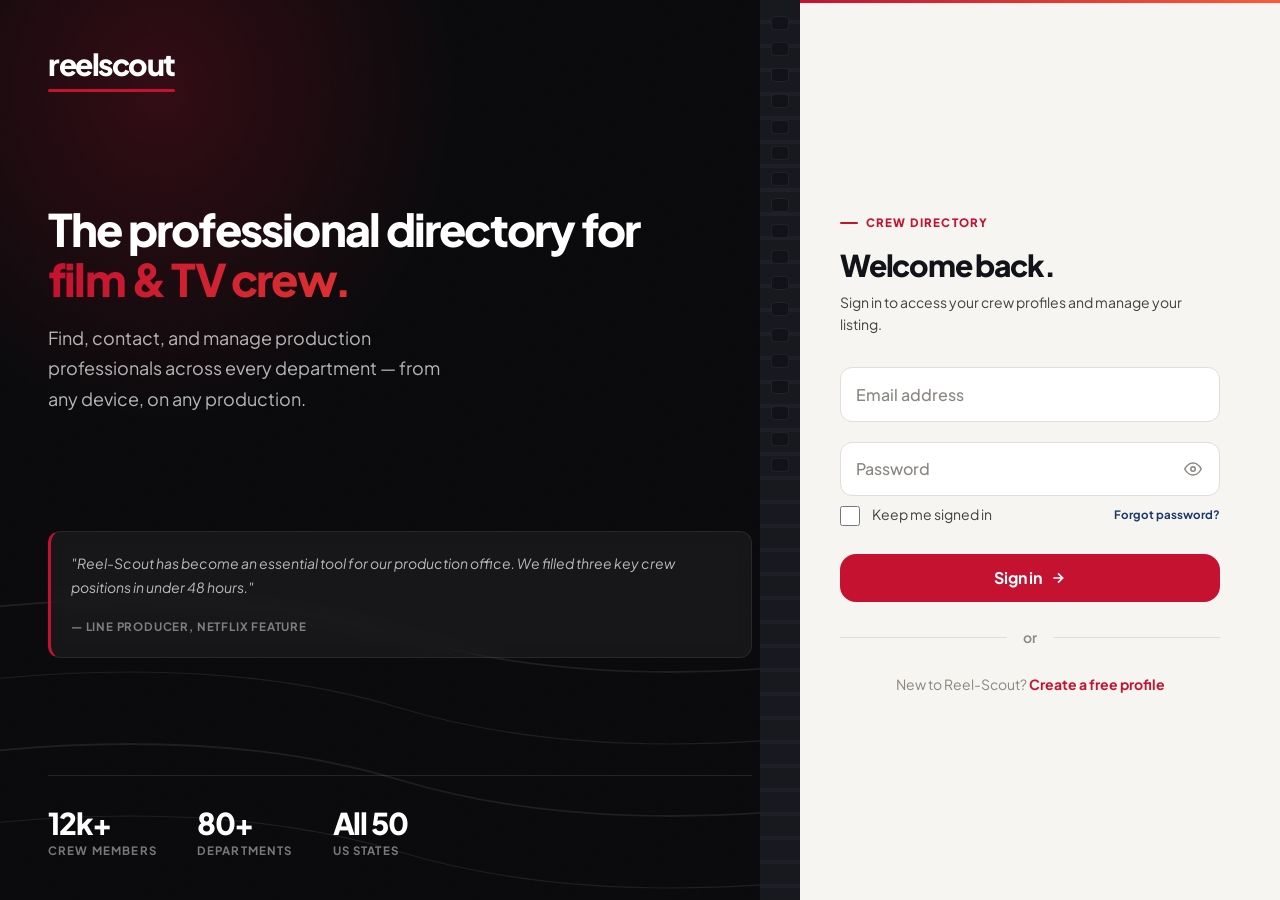
<file: crew_login.html>
<!DOCTYPE html>
<html lang="en">
<head>
  <meta charset="UTF-8">
  <meta name="viewport" content="width=device-width, initial-scale=1.0">
  <title>Sign In — Reel-Scout Crew Directory</title>
  <link href="https://fonts.googleapis.com/css2?family=Plus+Jakarta+Sans:wght@400;500;600;700;800&display=swap" rel="stylesheet">
  <link rel="stylesheet" href="design-system.css">
  <style>
    /* Full‑screen cinematic shell */
    html,body{height:100%;overflow:hidden}
    @media(max-width:768px){html,body{overflow:auto}}

    .shell{
      height:100vh;min-height:600px;
      display:grid;grid-template-columns:1fr 480px;
    }

    /* ── LEFT: Cinematic dark panel ── */
    .cinema{
      position:relative;
      background:var(--ink);
      overflow:hidden;
      display:flex;flex-direction:column;justify-content:space-between;
      padding:var(--s10) var(--s12);
    }

    /* Film‑grain texture overlay */
    .cinema::before{
      content:'';position:absolute;inset:0;
      background-image:
        url("data:image/svg+xml,%3Csvg xmlns='http://www.w3.org/2000/svg' width='200' height='200'%3E%3Cfilter id='n'%3E%3CfeTurbulence type='fractalNoise' baseFrequency='0.65' numOctaves='3' stitchTiles='stitch'/%3E%3CfeColorMatrix type='saturate' values='0'/%3E%3C/filter%3E%3Crect width='200' height='200' filter='url(%23n)' opacity='0.04'/%3E%3C/svg%3E");
      opacity:.4;pointer-events:none;z-index:0;
    }

    /* Red radial accent */
    .cinema::after{
      content:'';position:absolute;
      top:-30%;left:-20%;width:80%;height:80%;
      background:radial-gradient(ellipse,rgba(196,18,48,.22) 0%,transparent 65%);
      pointer-events:none;z-index:0;
    }

    /* Film strip decoration on right edge */
    .filmstrip{
      position:absolute;right:0;top:0;bottom:0;
      width:40px;
      background:repeating-linear-gradient(
        to bottom,
        var(--ink-3) 0px,var(--ink-3) 20px,
        var(--ink-4) 20px,var(--ink-4) 24px
      );
      display:flex;flex-direction:column;align-items:center;
      padding:var(--s4) 0;gap:var(--s3);z-index:1;
    }
    .filmhole{
      width:18px;height:14px;
      border-radius:var(--r1);
      background:var(--ink-2);
      border:1px solid rgba(255,255,255,.06);
      flex-shrink:0;
    }

    /* Wave lines (brand motif) */
    .wavelines{position:absolute;bottom:0;left:0;right:0;height:40%;opacity:.08;z-index:0;pointer-events:none}
    .wavelines svg{width:100%;height:100%}

    .cin-top,.cin-mid,.cin-bot{position:relative;z-index:1}

    /* Logo */
    .cin-logo{
      display:inline-flex;align-items:center;gap:var(--s3);
      text-decoration:none;
    }
    .cin-logo-text{
      font-size:var(--3xl);font-weight:800;
      color:#fff;letter-spacing:-.05em;
    }
    /* Red underline accent on logo */
    .cin-logo::after{
      content:'';display:block;
      height:3px;background:var(--red);
      border-radius:2px;
      position:absolute;bottom:-4px;left:0;right:0;
    }
    .cin-logo{position:relative}

    /* Headline */
    .cin-hl{
      font-size:clamp(2rem,3.5vw,3rem);
      font-weight:800;color:#fff;
      line-height:1.1;letter-spacing:-.04em;
      margin-bottom:var(--s5);
    }
    .cin-hl .accent{
      display:block;
      background:linear-gradient(90deg,var(--red),#FF5A36);
      -webkit-background-clip:text;-webkit-text-fill-color:transparent;
      background-clip:text;
    }
    .cin-body{color:var(--inv2);font-size:var(--lg);line-height:1.7;max-width:420px}

    /* Stats row */
    .cin-stats{
      display:flex;gap:var(--s10);
      padding-top:var(--s8);
      border-top:1px solid rgba(255,255,255,.1);
    }
    .stat-n{
      font-size:var(--3xl);font-weight:800;color:#fff;
      letter-spacing:-.04em;line-height:1;
    }
    .stat-l{
      font-size:var(--xs);color:var(--inv3);
      text-transform:uppercase;letter-spacing:.1em;
      font-weight:700;margin-top:4px;
    }

    /* Testimonial */
    .cin-quote{
      position:relative;z-index:1;
      background:rgba(255,255,255,.05);
      border:1px solid rgba(255,255,255,.08);
      border-left:3px solid var(--red);
      border-radius:var(--r3);
      padding:var(--s5);
      backdrop-filter:blur(8px);
    }
    .cin-quote p{color:var(--inv2);font-size:var(--sm);font-style:italic;line-height:1.7;margin-bottom:var(--s3)}
    .cin-quote cite{color:var(--inv3);font-size:var(--xs);font-weight:700;font-style:normal;text-transform:uppercase;letter-spacing:.07em}

    /* ── RIGHT: Form panel ── */
    .form-panel{
      background:var(--bg);
      display:flex;flex-direction:column;justify-content:center;
      padding:var(--s12) var(--s10);
      overflow-y:auto;
      position:relative;
    }
    /* Subtle top red line */
    .form-panel::before{
      content:'';position:absolute;top:0;left:0;right:0;height:3px;
      background:linear-gradient(90deg,var(--red),#FF5A36);
    }

    .form-inner{width:100%;max-width:380px}

    .form-eyebrow{
      display:inline-flex;align-items:center;gap:var(--s2);
      font-size:var(--xs);font-weight:800;
      text-transform:uppercase;letter-spacing:.1em;color:var(--red);
      margin-bottom:var(--s4);
    }
    .form-eyebrow::before{content:'';width:18px;height:2px;background:var(--red);border-radius:1px}

    .form-title{font-size:var(--3xl);font-weight:800;letter-spacing:-.04em;margin-bottom:var(--s2);color:var(--t1)}
    .form-sub{font-size:var(--sm);color:var(--t2);margin-bottom:var(--s8);line-height:1.6}

    /* Step visibility */
    .step{} .step.gone{display:none}
    .pstep{display:none}.pstep.show{display:block}

    .back-btn{display:inline-flex;align-items:center;gap:var(--s2);font-size:var(--sm);font-weight:600;color:var(--t2);background:none;border:none;cursor:pointer;font-family:var(--font);padding:0;margin-bottom:var(--s6);transition:color var(--fast)}
    .back-btn:hover{color:var(--red)}
    .back-btn:focus-visible{outline:2px solid var(--navy);border-radius:var(--r1)}

    /* Profile grid */
    .pgrid{display:grid;grid-template-columns:1fr 1fr;gap:var(--s3);margin:var(--s5) 0}
    .pcard{
      display:flex;flex-direction:column;align-items:center;gap:var(--s2);
      padding:var(--s5) var(--s3);
      border:1.5px solid var(--border);border-radius:var(--r5);
      cursor:pointer;background:var(--surface);font-family:var(--font);
      transition:all var(--base) var(--smooth);text-align:center;
      position:relative;overflow:hidden;
    }
    .pcard::after{
      content:'';position:absolute;bottom:0;left:0;right:0;height:2px;
      background:var(--red);transform:scaleX(0);transition:transform var(--base) var(--smooth);
    }
    .pcard:hover{border-color:var(--red);transform:translateY(-2px);box-shadow:0 8px 24px rgba(196,18,48,.12)}
    .pcard:hover::after{transform:scaleX(1)}
    .pcard.sel{border-color:var(--red);box-shadow:0 0 0 3px rgba(196,18,48,.15)}
    .pcard.sel::after{transform:scaleX(1)}
    .pcard:focus-visible{outline:2px solid var(--red);outline-offset:2px}

    .pava{width:52px;height:52px;border-radius:50%;display:flex;align-items:center;justify-content:center;font-size:18px;font-weight:800;color:#fff;letter-spacing:-.02em}
    .pava.add{background:var(--surface-2)!important;border:2px dashed var(--border-2);color:var(--t3);font-size:24px}
    .pname{font-size:var(--sm);font-weight:700;color:var(--t1);line-height:1.25}
    .prole{font-size:var(--xs);color:var(--t3);font-weight:500}

    .form-foot{text-align:center;margin-top:var(--s6);font-size:var(--sm);color:var(--t3)}
    .form-foot a{color:var(--red);font-weight:700}

    @media(max-width:1024px){
      .shell{grid-template-columns:1fr 420px}
      .cinema{padding:var(--s8)}
    }
    @media(max-width:768px){
      html,body{overflow:auto}
      .shell{grid-template-columns:1fr}
      .cinema{display:none}
      .form-panel{padding:var(--s10) var(--s6)}
      .form-inner{max-width:100%}
    }
    @media(max-width:480px){
      .pgrid{grid-template-columns:1fr}
      .form-panel{padding:var(--s8) var(--s4)}
    }
  </style>
</head>
<body>
<a href="#main" class="skip-link">Skip to main content</a>

<div class="shell">

  <!-- CINEMATIC LEFT PANEL -->
  <aside class="cinema" aria-hidden="true">
    <!-- Film strip edge decoration -->
    <div class="filmstrip" aria-hidden="true">
      <div class="filmhole"></div><div class="filmhole"></div><div class="filmhole"></div>
      <div class="filmhole"></div><div class="filmhole"></div><div class="filmhole"></div>
      <div class="filmhole"></div><div class="filmhole"></div><div class="filmhole"></div>
      <div class="filmhole"></div><div class="filmhole"></div><div class="filmhole"></div>
      <div class="filmhole"></div><div class="filmhole"></div><div class="filmhole"></div>
      <div class="filmhole"></div><div class="filmhole"></div><div class="filmhole"></div>
    </div>

    <!-- Wave brand motif -->
    <div class="wavelines">
      <svg viewBox="0 0 800 300" fill="none" preserveAspectRatio="xMidYMid slice">
        <path d="M-100 80 Q200 20 400 80 T900 80" stroke="white" stroke-width="1.5"/>
        <path d="M-100 140 Q200 80 400 140 T900 140" stroke="white" stroke-width="1"/>
        <path d="M-100 200 Q200 140 400 200 T900 200" stroke="white" stroke-width="1.5"/>
        <path d="M-100 260 Q200 200 400 260 T900 260" stroke="white" stroke-width="1"/>
      </svg>
    </div>

    <div class="cin-top">
      <a href="crew_directorylist.html" class="cin-logo" tabindex="-1">
        <span class="cin-logo-text">reelscout</span>
      </a>
    </div>

    <div class="cin-mid">
      <h2 class="cin-hl">
        The professional directory for<br>
        <span class="accent">film &amp; TV crew.</span>
      </h2>
      <p class="cin-body">
        Find, contact, and manage production professionals across every department —
        from any device, on any production.
      </p>
    </div>

    <div style="position:relative;z-index:1;">
      <div class="cin-quote">
        <p>"Reel-Scout has become an essential tool for our production office. We filled three key crew positions in under 48 hours."</p>
        <cite>— Line Producer, Netflix Feature</cite>
      </div>
    </div>

    <div class="cin-bot">
      <div class="cin-stats">
        <div><div class="stat-n">12k+</div><div class="stat-l">Crew Members</div></div>
        <div><div class="stat-n">80+</div><div class="stat-l">Departments</div></div>
        <div><div class="stat-n">All 50</div><div class="stat-l">US States</div></div>
      </div>
    </div>
  </aside>

  <!-- FORM PANEL -->
  <main class="form-panel" id="main">
    <div class="form-inner">

      <!-- Mobile logo -->
      <div style="margin-bottom:var(--s8);display:none;" class="mob-logo">
        <span style="font-size:var(--2xl);font-weight:800;color:var(--red);letter-spacing:-.05em;">reelscout</span>
      </div>

      <!-- STEP 1: Credentials -->
      <section class="step" id="s-login" aria-label="Sign in">
        <div class="form-eyebrow">Crew Directory</div>
        <h1 class="form-title">Welcome back.</h1>
        <p class="form-sub">Sign in to access your crew profiles and manage your listing.</p>

        <div class="alert a-err" id="login-err" role="alert" hidden style="margin-bottom:var(--s5);">
          <svg width="16" height="16" viewBox="0 0 24 24" fill="none" stroke="currentColor" stroke-width="2" aria-hidden="true" style="flex-shrink:0;margin-top:1px"><circle cx="12" cy="12" r="10"/><line x1="12" y1="8" x2="12" y2="12"/><line x1="12" y1="16" x2="12.01" y2="16"/></svg>
          <span>Incorrect email or password. Please try again.</span>
        </div>

        <form id="login-form" novalidate>
          <div class="field">
            <div class="field-wrap">
              <input class="fi" type="email" id="email" placeholder="e" autocomplete="email" required aria-required="true" aria-describedby="e-err">
              <label class="fl" for="email">Email address</label>
            </div>
            <span class="ferr" id="e-err" role="alert">Please enter a valid email address.</span>
          </div>

          <div class="field" style="margin-bottom:var(--s2);">
            <div class="field-wrap" style="position:relative;">
              <input class="fi" type="password" id="pw" placeholder="p" autocomplete="current-password" required aria-required="true" aria-describedby="p-err" style="padding-right:3.2rem;">
              <label class="fl" for="pw">Password</label>
              <button type="button" class="eye" onclick="toggleEye('pw','eye-icon')" aria-label="Show password">
                <svg id="eye-icon" width="18" height="18" viewBox="0 0 24 24" fill="none" stroke="currentColor" stroke-width="2" aria-hidden="true">
                  <path d="M1 12s4-8 11-8 11 8 11 8-4 8-11 8-11-8-11-8z"/><circle cx="12" cy="12" r="3"/>
                </svg>
              </button>
            </div>
            <span class="ferr" id="p-err" role="alert">Please enter your password.</span>
          </div>

          <div style="display:flex;align-items:center;justify-content:space-between;margin-bottom:var(--s7);">
            <label class="chk">
              <input class="chk-box" type="checkbox" id="rem">
              <span class="chk-txt">Keep me signed in</span>
            </label>
            <a href="#" style="font-size:var(--xs);font-weight:700;color:var(--navy);">Forgot password?</a>
          </div>

          <button type="submit" class="btn btn-red btn-full btn-lg" id="sign-in-btn">
            Sign in
            <svg width="16" height="16" viewBox="0 0 24 24" fill="none" stroke="currentColor" stroke-width="2.5" aria-hidden="true"><path d="M5 12h14M12 5l7 7-7 7"/></svg>
          </button>
        </form>

        <div class="divider">or</div>
        <div class="form-foot">
          New to Reel-Scout?
          <a href="crew_registration.html">Create a free profile</a>
        </div>
      </section>

      <!-- STEP 2: Profile chooser -->
      <section class="pstep" id="s-profiles" aria-label="Choose a profile">
        <button class="back-btn" onclick="showLogin()" aria-label="Back to sign in">
          <svg width="16" height="16" viewBox="0 0 24 24" fill="none" stroke="currentColor" stroke-width="2.5" aria-hidden="true"><path d="M19 12H5M12 19l-7-7 7-7"/></svg>
          Back
        </button>

        <div class="form-eyebrow">Your Profiles</div>
        <h1 class="form-title">Choose a profile.</h1>
        <p class="form-sub">Select which profile you'd like to view or edit. You can maintain multiple profiles for different roles.</p>

        <div class="pgrid" role="list" aria-label="Your crew profiles">
          <button class="pcard au" role="listitem" onclick="selProfile(this)" aria-label="Edit: Fiona Cameron, Director of Photography">
            <div class="pava" style="background:linear-gradient(135deg,var(--red),#E8502A);" aria-hidden="true">FC</div>
            <div class="pname">Fiona Cameron</div>
            <div class="prole">Dir. of Photography</div>
          </button>
          <button class="pcard au d1" role="listitem" onclick="selProfile(this)" aria-label="Edit: Fiona Cameron, Gaffer">
            <div class="pava" style="background:linear-gradient(135deg,var(--navy),#2A5FAF);" aria-hidden="true">FC</div>
            <div class="pname">Fiona Cameron</div>
            <div class="prole">Gaffer</div>
          </button>
          <button class="pcard au d2" role="listitem" onclick="selProfile(this)" aria-label="Edit: Fiona Cameron, Camera Operator">
            <div class="pava" style="background:linear-gradient(135deg,#1A6E3C,#2A9E58);" aria-hidden="true">FC</div>
            <div class="pname">Fiona Cameron</div>
            <div class="prole">Camera Operator</div>
          </button>
          <button class="pcard au d3" role="listitem" onclick="newProfile()" aria-label="Add a new profile">
            <div class="pava add" aria-hidden="true">+</div>
            <div class="pname" style="color:var(--t3);">Add Profile</div>
            <div class="prole">New role or market</div>
          </button>
        </div>
        <p style="text-align:center;font-size:var(--xs);color:var(--t3);">One account · unlimited profiles</p>
      </section>

    </div>
  </main>
</div>

<style>@media(max-width:768px){.mob-logo{display:flex!important}}</style>

<script>
function toggleEye(fieldId, iconId) {
  const f = document.getElementById(fieldId);
  const ic = document.getElementById(iconId);
  const shown = f.type === 'text';
  f.type = shown ? 'password' : 'text';
  ic.innerHTML = shown
    ? '<path d="M1 12s4-8 11-8 11 8 11 8-4 8-11 8-11-8-11-8z"/><circle cx="12" cy="12" r="3"/>'
    : '<path d="M17.94 17.94A10.07 10.07 0 0112 20c-7 0-11-8-11-8a18.45 18.45 0 015.06-5.94M9.9 4.24A9.12 9.12 0 0112 4c7 0 11 8 11 8a18.5 18.5 0 01-2.16 3.19"/><line x1="1" y1="1" x2="23" y2="23"/>';
}

document.getElementById('login-form').addEventListener('submit', function(e) {
  e.preventDefault();
  const em = document.getElementById('email');
  const pw = document.getElementById('pw');
  let ok = true;
  document.getElementById('e-err').classList.remove('show');
  document.getElementById('p-err').classList.remove('show');
  document.getElementById('login-err').hidden = true;
  em.removeAttribute('aria-invalid'); pw.removeAttribute('aria-invalid');

  if (!em.value || !/^[^\s@]+@[^\s@]+\.[^\s@]+$/.test(em.value)) {
    em.setAttribute('aria-invalid','true');
    document.getElementById('e-err').classList.add('show');
    ok = false;
  }
  if (!pw.value) {
    pw.setAttribute('aria-invalid','true');
    document.getElementById('p-err').classList.add('show');
    ok = false;
  }
  if (ok) {
    const btn = document.getElementById('sign-in-btn');
    btn.disabled = true;
    btn.innerHTML = '<svg width="16" height="16" viewBox="0 0 24 24" fill="none" stroke="currentColor" stroke-width="2" aria-hidden="true" style="animation:spin .8s linear infinite"><path d="M21 12a9 9 0 11-18 0 9 9 0 0118 0"/></svg> Signing in…';
    setTimeout(() => {
      document.getElementById('s-login').classList.add('gone');
      const p = document.getElementById('s-profiles');
      p.classList.add('show');
      p.querySelector('.back-btn').focus();
    }, 700);
  }
});

function showLogin() {
  document.getElementById('s-login').classList.remove('gone');
  document.getElementById('s-profiles').classList.remove('show');
  const btn = document.getElementById('sign-in-btn');
  btn.disabled = false;
  btn.innerHTML = 'Sign in <svg width="16" height="16" viewBox="0 0 24 24" fill="none" stroke="currentColor" stroke-width="2.5" aria-hidden="true"><path d="M5 12h14M12 5l7 7-7 7"/></svg>';
  document.getElementById('email').focus();
}

function selProfile(card) {
  document.querySelectorAll('.pcard').forEach(c => c.classList.remove('sel'));
  card.classList.add('sel');
  setTimeout(() => window.location.href = 'crew_registration.html', 300);
}
function newProfile() { window.location.href = 'crew_registration.html'; }
</script>
<style>@keyframes spin{to{transform:rotate(360deg)}}</style>
</body>
</html>
</file>
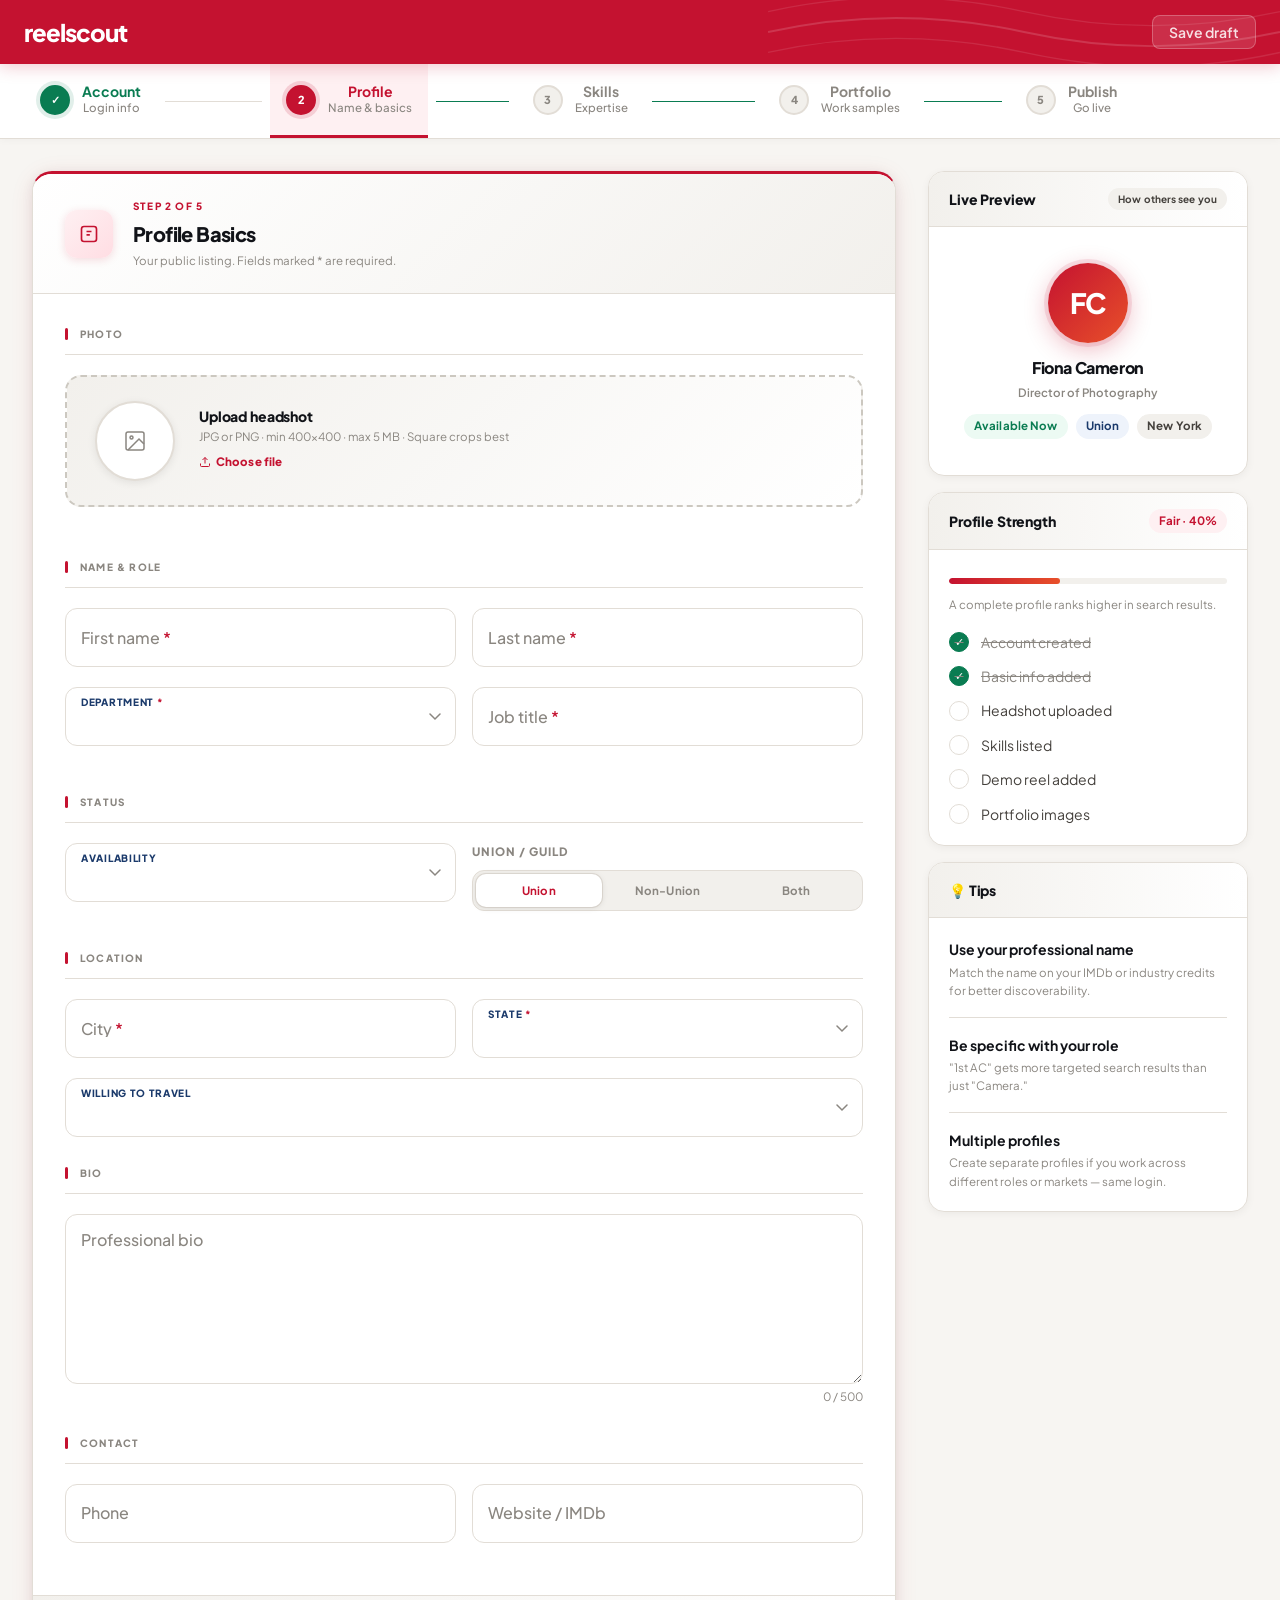
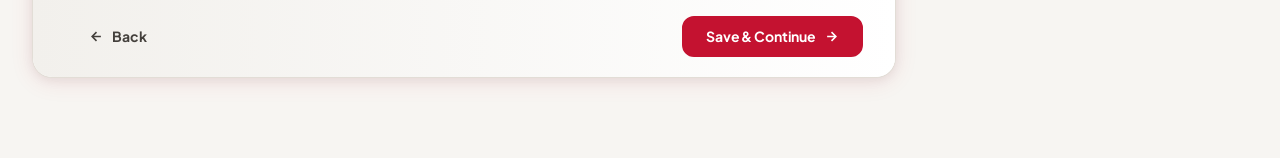
<file: crew_registration.html>
<!DOCTYPE html>
<html lang="en">
<head>
  <meta charset="UTF-8">
  <meta name="viewport" content="width=device-width, initial-scale=1.0">
  <title>Create / Edit Profile — Reel-Scout Crew Directory</title>
  <link rel="preconnect" href="https://fonts.googleapis.com">
  <link href="https://fonts.googleapis.com/css2?family=Plus+Jakarta+Sans:wght@400;500;600;700;800&display=swap" rel="stylesheet">
  <link rel="stylesheet" href="design-system.css">
  <style>
    /* ── Registration Wizard ───────────────────────────────── */

    /* ── Top Nav ── */
    .reg-nav {
      background: var(--red);
      height: var(--nav-h);
      position: sticky; top: 0; z-index: 100;
      box-shadow: 0 2px 16px rgba(196,18,48,.25);
    }
    .reg-nav-inner {
      max-width: var(--max-w);
      margin: 0 auto;
      padding: 0 var(--s6);
      height: 100%;
      display: flex;
      align-items: center;
      justify-content: space-between;
    }
    .reg-logo {
      font-size: var(--text-2xl); font-weight: 800;
      color: #fff; text-decoration: none; letter-spacing: -.04em;
    }
    /* Wave decoration on nav */
    .reg-nav::after {
      content: '';
      position: absolute;
      right: 0; top: 0; bottom: 0;
      width: 40%;
      background: url("data:image/svg+xml,%3Csvg xmlns='http://www.w3.org/2000/svg' viewBox='0 0 400 64' fill='none'%3E%3Cpath d='M0 32 Q100 10 200 32 T400 32' stroke='rgba(255,255,255,0.15)' stroke-width='1.5'/%3E%3Cpath d='M0 48 Q100 26 200 48 T400 48' stroke='rgba(255,255,255,0.1)' stroke-width='1'/%3E%3Cpath d='M0 16 Q100 -6 200 16 T400 16' stroke='rgba(255,255,255,0.1)' stroke-width='1'/%3E%3C/svg%3E") right center/cover no-repeat;
      pointer-events: none;
    }
    .reg-save {
      font-size: var(--text-sm); font-weight: 600;
      color: rgba(255,255,255,.85); background: rgba(255,255,255,.12);
      border: 1px solid rgba(255,255,255,.25); border-radius: var(--r-md);
      padding: 7px 16px; cursor: pointer; font-family: var(--font);
      transition: background var(--t-fast), border-color var(--t-fast);
      position: relative; z-index: 1;
    }
    .reg-save:hover { background: rgba(255,255,255,.2); border-color: rgba(255,255,255,.4); }
    .reg-save:focus-visible { outline: 2px solid #fff; outline-offset: 2px; }

    /* ── Stepper ── */
    .stepper-bar {
      background: var(--surface);
      border-bottom: 1px solid var(--border);
      padding: 0;
    }
    .stepper {
      max-width: var(--max-w); margin: 0 auto; padding: 0 var(--s6);
      display: flex; align-items: stretch;
      overflow-x: auto; scrollbar-width: none;
    }
    .stepper::-webkit-scrollbar { display: none; }

    .step-item {
      display: flex; align-items: center; flex: 1; min-width: 0;
    }
    .step-btn {
      display: flex; align-items: center; gap: var(--s3);
      padding: var(--s4) var(--s3); background: none; border: none;
      cursor: pointer; font-family: var(--font); white-space: nowrap;
      border-bottom: 3px solid transparent;
      transition: border-color var(--t-base), background var(--t-fast);
      flex-shrink: 0;
    }
    .step-btn:hover { background: var(--surface-alt); }
    .step-btn:focus-visible { outline: 2px solid var(--border-focus); outline-offset: -2px; }
    .step-item.active .step-btn { border-bottom-color: var(--red); }

    .step-num {
      width: 28px; height: 28px; border-radius: 50%; flex-shrink: 0;
      display: flex; align-items: center; justify-content: center;
      font-size: var(--text-xs); font-weight: 800;
      background: var(--surface-alt); color: var(--txt-3);
      border: 1.5px solid var(--border);
      transition: all var(--t-base);
    }
    .step-item.active   .step-num { background: var(--red); color: #fff; border-color: var(--red); }
    .step-item.complete .step-num { background: var(--green); color: #fff; border-color: var(--green); }

    .step-text {}
    .step-name {
      display: block; font-size: var(--text-sm); font-weight: 700;
      color: var(--txt-3); line-height: 1;
    }
    .step-item.active   .step-name { color: var(--red); }
    .step-item.complete .step-name { color: var(--green); }
    .step-sub {
      display: block; font-size: var(--text-xs); color: var(--txt-3); margin-top: 2px;
    }

    .step-sep {
      flex: 1; height: 1px; background: var(--border);
      margin: 0 var(--s2); min-width: var(--s6);
    }
    .step-item.complete ~ .step-item .step-sep { background: var(--green); }

    /* ── Body ── */
    .reg-body { padding: var(--s8) 0 var(--s20); }
    .reg-grid {
      display: grid;
      grid-template-columns: 1fr 320px;
      gap: var(--s8);
      align-items: start;
    }

    /* ── Form Card ── */
    .form-card {
      background: var(--surface);
      border: 1px solid var(--border);
      border-radius: var(--r-2xl);
      box-shadow: var(--shadow-sm);
      overflow: hidden;
    }
    .form-card-head {
      padding: var(--s6) var(--s8);
      border-bottom: 1px solid var(--border);
      background: linear-gradient(to right, var(--surface), var(--surface-alt));
      display: flex; align-items: center; gap: var(--s4);
    }
    .form-card-icon {
      width: 44px; height: 44px; border-radius: var(--r-lg);
      background: var(--red-soft); color: var(--red);
      display: flex; align-items: center; justify-content: center;
      flex-shrink: 0;
    }
    .form-card-eyebrow {
      font-size: var(--text-xs); font-weight: 800; text-transform: uppercase;
      letter-spacing: .1em; color: var(--red); margin-bottom: 3px;
    }
    .form-card-title { font-size: var(--text-xl); font-weight: 800; letter-spacing: -.025em; }
    .form-card-desc  { font-size: var(--text-xs); color: var(--txt-3); margin-top: 2px; }

    .form-card-body { padding: var(--s8); }

    /* Section heading inside form */
    .section-label {
      font-size: var(--text-xs); font-weight: 800; text-transform: uppercase;
      letter-spacing: .1em; color: var(--txt-3);
      padding-bottom: var(--s3); border-bottom: 1px solid var(--border);
      margin-bottom: var(--s5); margin-top: var(--s7);
    }
    .section-label:first-child { margin-top: 0; }

    /* Grid rows */
    .row-2 { display: grid; grid-template-columns: 1fr 1fr; gap: var(--s4); }
    .row-3 { display: grid; grid-template-columns: 1fr 1fr 1fr; gap: var(--s4); }

    /* Photo upload */
    .photo-upload {
      display: flex; align-items: center; gap: var(--s5);
      padding: var(--s5) var(--s6);
      border: 1.5px dashed var(--border-mid);
      border-radius: var(--r-xl);
      background: var(--surface-alt);
      cursor: pointer;
      transition: border-color var(--t-fast), background var(--t-fast);
      position: relative;
    }
    .photo-upload:hover { border-color: var(--red); background: var(--red-soft); }
    .photo-upload:focus-within { border-color: var(--navy); box-shadow: var(--shadow-focus); }
    .photo-preview {
      width: 72px; height: 72px; border-radius: 50%; flex-shrink: 0;
      background: var(--surface); border: 1.5px solid var(--border);
      display: flex; align-items: center; justify-content: center;
      font-size: 28px; color: var(--txt-3); overflow: hidden;
    }
    .photo-upload-text h4 {
      font-size: var(--text-sm); font-weight: 700; margin-bottom: 4px;
    }
    .photo-upload-text p { font-size: var(--text-xs); color: var(--txt-3); }
    .photo-upload-text .upload-btn {
      display: inline-flex; align-items: center; gap: var(--s1);
      margin-top: var(--s2); font-size: var(--text-xs); font-weight: 700;
      color: var(--red); text-decoration: none;
    }

    /* Skill rating */
    .skill-rows { border: 1px solid var(--border); border-radius: var(--r-lg); overflow: hidden; }
    .skill-row {
      display: grid; grid-template-columns: 1fr auto;
      align-items: center; gap: var(--s3);
      padding: var(--s4) var(--s5);
      border-bottom: 1px solid var(--border);
      background: var(--surface);
      transition: background var(--t-fast);
    }
    .skill-row:last-child { border-bottom: none; }
    .skill-row:hover { background: var(--surface-alt); }
    .skill-row-name { font-size: var(--text-sm); font-weight: 600; color: var(--txt-1); }
    .skill-levels { display: flex; gap: var(--s1); }
    .skill-lvl {
      padding: 4px 10px; border: 1px solid var(--border);
      border-radius: var(--r-full); background: none;
      font-size: var(--text-xs); font-weight: 700; color: var(--txt-3);
      cursor: pointer; font-family: var(--font);
      transition: all var(--t-fast);
    }
    .skill-lvl:hover { border-color: var(--red); color: var(--red); }
    .skill-lvl.active { background: var(--red); border-color: var(--red); color: #fff; }
    .skill-lvl:focus-visible { outline: 2px solid var(--border-focus); }

    /* Portfolio grid */
    .portfolio-grid {
      display: grid; grid-template-columns: repeat(3, 1fr); gap: var(--s3);
    }
    .portfolio-slot {
      aspect-ratio: 16/10;
      border: 1.5px dashed var(--border-mid);
      border-radius: var(--r-lg);
      background: var(--surface-alt);
      display: flex; flex-direction: column; align-items: center;
      justify-content: center; cursor: pointer;
      font-size: var(--text-xs); color: var(--txt-3);
      gap: var(--s2); font-weight: 600;
      transition: border-color var(--t-fast), background var(--t-fast);
    }
    .portfolio-slot:hover { border-color: var(--red); background: var(--red-soft); color: var(--red); }
    .portfolio-slot:focus-visible { outline: 2px solid var(--border-focus); }

    /* Form nav (bottom bar) */
    .form-nav {
      display: flex; align-items: center; justify-content: space-between;
      padding: var(--s5) var(--s8);
      border-top: 1px solid var(--border);
      background: var(--surface-alt);
    }
    .form-nav-right { display: flex; align-items: center; gap: var(--s3); }
    .save-status {
      font-size: var(--text-xs); color: var(--txt-3);
      transition: opacity var(--t-base);
    }

    /* ── Sidebar ── */
    .reg-sidebar { position: sticky; top: calc(var(--nav-h) + var(--s5)); }

    .sidebar-card {
      background: var(--surface);
      border: 1px solid var(--border);
      border-radius: var(--r-xl);
      overflow: hidden;
      margin-bottom: var(--s4);
      box-shadow: var(--shadow-xs);
    }
    .sidebar-head {
      padding: var(--s4) var(--s5);
      border-bottom: 1px solid var(--border);
      font-size: var(--text-sm); font-weight: 800;
      color: var(--txt-1); background: var(--surface-alt);
      letter-spacing: -.01em;
      display: flex; align-items: center; justify-content: space-between;
    }
    .sidebar-body { padding: var(--s5); }

    /* Profile preview card */
    .preview-card {
      text-align: center; padding: var(--s4) 0;
    }
    .preview-ava {
      width: 72px; height: 72px; border-radius: 50%;
      background: linear-gradient(135deg, var(--red), #E8502A);
      color: #fff; font-size: 26px; font-weight: 800;
      display: flex; align-items: center; justify-content: center;
      margin: 0 auto var(--s3);
      box-shadow: 0 6px 20px rgba(196,18,48,.25);
    }
    .preview-name { font-size: var(--text-base); font-weight: 800; letter-spacing: -.02em; margin-bottom: 3px; }
    .preview-role { font-size: var(--text-xs); color: var(--txt-3); font-weight: 600; margin-bottom: var(--s3); }
    .preview-badges { display: flex; flex-wrap: wrap; gap: var(--s2); justify-content: center; }

    /* Completeness */
    .progress-bar {
      height: 6px; background: var(--surface-alt); border-radius: var(--r-full);
      overflow: hidden; margin: var(--s2) 0 var(--s3);
    }
    .progress-fill {
      height: 100%; border-radius: var(--r-full);
      background: linear-gradient(90deg, var(--red), #E8502A);
      transition: width var(--t-slow) var(--ease-out);
    }

    .checklist { list-style: none; display: flex; flex-direction: column; gap: var(--s3); }
    .checklist li {
      display: flex; align-items: center; gap: var(--s3);
      font-size: var(--text-sm); color: var(--txt-2);
    }
    .checklist li.done { color: var(--txt-3); text-decoration: line-through; }
    .check-dot {
      width: 20px; height: 20px; border-radius: 50%;
      border: 1.5px solid var(--border); flex-shrink: 0;
      display: flex; align-items: center; justify-content: center;
    }
    .checklist li.done .check-dot {
      background: var(--green); border-color: var(--green);
      color: #fff; font-size: 11px;
    }

    /* Tips */
    .tip-item { margin-bottom: var(--s4); padding-bottom: var(--s4); border-bottom: 1px solid var(--border); }
    .tip-item:last-child { margin-bottom: 0; padding-bottom: 0; border-bottom: none; }
    .tip-title { font-size: var(--text-sm); font-weight: 700; color: var(--txt-1); margin-bottom: 3px; }
    .tip-body  { font-size: var(--text-xs); color: var(--txt-3); line-height: 1.6; }

    /* Step panels */
    .step-panel { display: none; }
    .step-panel.active { display: block; animation: fadeUp .35s var(--ease-out); }

    /* Char counter */
    .char-count {
      font-size: var(--text-xs); color: var(--txt-3);
      text-align: right; margin-top: 4px;
    }
    .char-count.warn { color: var(--amber); }
    .char-count.over { color: var(--red-err); }

    /* Review summary */
    .review-section {
      border: 1px solid var(--border); border-radius: var(--r-lg); overflow: hidden;
      margin-bottom: var(--s5);
    }
    .review-row {
      display: flex; align-items: center; justify-content: space-between;
      padding: var(--s4) var(--s5);
      border-bottom: 1px solid var(--border);
      font-size: var(--text-sm);
    }
    .review-row:last-child { border-bottom: none; }
    .review-key { font-weight: 600; color: var(--txt-2); }
    .review-val { color: var(--txt-1); font-weight: 500; }
    .review-edit { font-size: var(--text-xs); color: var(--red); font-weight: 700; cursor: pointer; background: none; border: none; font-family: var(--font); }
    .review-edit:hover { text-decoration: underline; }

    /* Responsive */
    @media (max-width: 1024px) { .reg-grid { grid-template-columns: 1fr; } .reg-sidebar { position: static; } }
    @media (max-width: 768px) {
      .row-2, .row-3 { grid-template-columns: 1fr; }
      .form-card-body { padding: var(--s5); }
      .form-card-head { padding: var(--s5); }
      .form-nav { padding: var(--s4) var(--s5); }
      .portfolio-grid { grid-template-columns: 1fr 1fr; }
      .step-sub { display: none; }
    }

    /* ══════════════════════════════════════════════════════════
       LOCAL OVERRIDES — Premium Form Fields & Design Upgrades
       ══════════════════════════════════════════════════════════ */

    /* ── Field inputs — direct concrete styles ── */
    .field-input {
      width: 100%;
      padding: 24px var(--s4) 9px;
      border: 1.5px solid var(--border);
      border-radius: var(--r3);
      font-family: var(--font);
      font-size: var(--md);
      color: var(--t1);
      background: var(--surface);
      transition: border-color 130ms ease, box-shadow 130ms ease, background 130ms ease;
      outline: none;
      appearance: none;
      line-height: 1.5;
      display: block;
    }
    .field-input::placeholder { color: transparent; }
    .field-input:hover { border-color: var(--border-2); }
    .field-input:focus {
      border-color: var(--navy);
      box-shadow: 0 0 0 3px rgba(27,58,107,.18);
      background: #fff;
    }
    .field-input[aria-invalid="true"] {
      border-color: var(--err);
      box-shadow: 0 0 0 3px rgba(220,38,38,.15);
    }

    /* ── Floating label — concrete positioning ── */
    .field-label {
      position: absolute;
      left: var(--s4);
      top: 50%;
      transform: translateY(-50%);
      font-size: var(--md);
      color: var(--t3);
      font-weight: 500;
      pointer-events: none;
      transition: top 200ms cubic-bezier(.22,1,.36,1),
                  transform 200ms cubic-bezier(.22,1,.36,1),
                  font-size 200ms cubic-bezier(.22,1,.36,1),
                  color 200ms cubic-bezier(.22,1,.36,1),
                  letter-spacing 200ms cubic-bezier(.22,1,.36,1);
      white-space: nowrap;
      max-width: calc(100% - var(--s8));
      overflow: hidden;
      text-overflow: ellipsis;
      line-height: 1;
      z-index: 1;
    }

    /* Animate label UP when input is focused or has value */
    .field-input:focus ~ .field-label,
    .field-input:not(:placeholder-shown) ~ .field-label {
      top: 10px;
      transform: translateY(0);
      font-size: 10px;
      font-weight: 800;
      color: var(--navy);
      letter-spacing: .07em;
      text-transform: uppercase;
    }
    .field-input[aria-invalid="true"] ~ .field-label { color: var(--err); }

    /* ── Textarea variant ── */
    .field-textarea {
      width: 100%;
      padding: 30px var(--s4) 10px;
      border: 1.5px solid var(--border);
      border-radius: var(--r3);
      font-family: var(--font);
      font-size: var(--md);
      color: var(--t1);
      background: var(--surface);
      transition: border-color 130ms ease, box-shadow 130ms ease;
      outline: none;
      appearance: none;
      line-height: 1.6;
      resize: vertical;
      min-height: 120px;
      display: block;
    }
    .field-textarea::placeholder { color: transparent; }
    .field-textarea:hover { border-color: var(--border-2); }
    .field-textarea:focus {
      border-color: var(--navy);
      box-shadow: 0 0 0 3px rgba(27,58,107,.18);
    }
    /* For textarea, label starts at top (not vertically centered) */
    .field--textarea .field-label {
      top: 18px;
      transform: none;
    }
    .field-textarea:focus ~ .field-label,
    .field-textarea:not(:placeholder-shown) ~ .field-label {
      top: 9px;
      transform: none;
      font-size: 10px;
      font-weight: 800;
      color: var(--navy);
      letter-spacing: .07em;
      text-transform: uppercase;
    }

    /* ── Select field — label always floated (selects have no placeholder) ── */
    .field-select {
      width: 100%;
      padding: 24px var(--s4) 9px;
      padding-right: 40px;
      border: 1.5px solid var(--border);
      border-radius: var(--r3);
      font-family: var(--font);
      font-size: var(--md);
      color: var(--t1);
      background: var(--surface);
      background-image: url("data:image/svg+xml,%3Csvg xmlns='http://www.w3.org/2000/svg' width='12' height='8' viewBox='0 0 12 8'%3E%3Cpath fill='none' stroke='%238A8680' stroke-width='1.5' stroke-linecap='round' d='M1 1l5 5 5-5'/%3E%3C/svg%3E");
      background-repeat: no-repeat;
      background-position: right 14px center;
      transition: border-color 130ms ease, box-shadow 130ms ease;
      outline: none;
      appearance: none;
      line-height: 1.5;
      cursor: pointer;
      display: block;
    }
    .field-select:hover { border-color: var(--border-2); }
    .field-select:focus {
      border-color: var(--navy);
      box-shadow: 0 0 0 3px rgba(27,58,107,.18);
    }
    /* Select label is ALWAYS in floated position since selects show a value immediately */
    .field-select ~ .field-label,
    .field-select:focus ~ .field-label {
      top: 10px;
      transform: translateY(0);
      font-size: 10px;
      font-weight: 800;
      color: var(--navy);
      letter-spacing: .07em;
      text-transform: uppercase;
    }

    /* ── Eye toggle button ── */
    .field-eye {
      position: absolute;
      right: 14px;
      top: 50%;
      transform: translateY(-50%);
      background: none;
      border: none;
      cursor: pointer;
      color: var(--t3);
      display: flex;
      align-items: center;
      padding: 5px;
      border-radius: var(--r1);
      transition: color 130ms ease, background 130ms ease;
      z-index: 2;
    }
    .field-eye:hover { color: var(--t1); background: var(--surface-2); }
    .field-eye:focus-visible { outline: 2px solid var(--navy); outline-offset: 2px; }

    /* ── Hint text ── */
    .field-hint {
      font-size: var(--xs);
      color: var(--t3);
      margin-top: 7px;
      display: block;
      line-height: 1.5;
    }

    /* ── field-wrap must be relative for label positioning ── */
    .field-wrap { position: relative; }

    /* ── Premium form card upgrades ── */
    .form-card {
      background: var(--surface);
      border: 1px solid var(--border);
      border-radius: var(--r5);
      box-shadow: 0 2px 12px rgba(0,0,0,.06), 0 1px 3px rgba(0,0,0,.04);
      overflow: hidden;
      position: relative;
    }
    /* Active step card gets a red top accent bar */
    .form-card::before {
      content: '';
      position: absolute;
      top: 0; left: 0; right: 0;
      height: 3px;
      background: linear-gradient(90deg, var(--red), #FF5A36);
      opacity: 0;
      transition: opacity 220ms ease;
    }
    .step-panel.active .form-card::before,
    .form-card:has(~ .form-nav)::before { opacity: 1; }
    /* Simpler: always show top bar on active panel's card */
    #panel-2 .form-card::before,
    .step-panel.active::before {
      content: '';
      position: absolute;
      top: 0; left: 0; right: 0;
      height: 3px;
      background: linear-gradient(90deg, var(--red), #FF5A36);
      border-radius: var(--r5) var(--r5) 0 0;
    }
    /* Direct approach: active step-panel card top accent */
    .step-panel.active {
      position: relative;
    }
    .step-panel.active > .form-card,
    .step-panel.active.form-card {
      border-top: 3px solid var(--red);
      box-shadow: 0 4px 24px rgba(196,18,48,.08), 0 2px 8px rgba(0,0,0,.06), 0 1px 3px rgba(0,0,0,.04);
    }
    /* Since form-card IS the step-panel direct child structure */
    .step-panel.active {
      border-top: 3px solid var(--red) !important;
      box-shadow: 0 4px 24px rgba(196,18,48,.09), 0 2px 12px rgba(0,0,0,.07) !important;
    }

    /* ── Premium card header ── */
    .form-card-head {
      padding: var(--s6) var(--s8);
      border-bottom: 1px solid var(--border);
      background: linear-gradient(135deg, var(--surface) 0%, var(--surface-2) 100%);
      display: flex;
      align-items: center;
      gap: var(--s5);
    }
    .form-card-icon {
      width: 48px;
      height: 48px;
      border-radius: var(--r3);
      background: linear-gradient(135deg, var(--red-light), #FFDDE3);
      color: var(--red);
      display: flex;
      align-items: center;
      justify-content: center;
      flex-shrink: 0;
      box-shadow: 0 2px 8px rgba(196,18,48,.15);
    }
    .form-card-eyebrow {
      font-size: 10px;
      font-weight: 800;
      text-transform: uppercase;
      letter-spacing: .12em;
      color: var(--red);
      margin-bottom: 4px;
    }
    .form-card-title {
      font-size: var(--xl);
      font-weight: 800;
      letter-spacing: -.03em;
      color: var(--t1);
      margin-bottom: 2px;
    }
    .form-card-desc { font-size: var(--xs); color: var(--t3); line-height: 1.5; }

    .form-card-body { padding: var(--s8); }

    /* ── Premium step numbers ── */
    .step-num {
      width: 30px;
      height: 30px;
      border-radius: 50%;
      flex-shrink: 0;
      display: flex;
      align-items: center;
      justify-content: center;
      font-size: 11px;
      font-weight: 800;
      background: var(--surface-2);
      color: var(--t3);
      border: 2px solid var(--border);
      transition: all 220ms cubic-bezier(.22,1,.36,1);
      letter-spacing: -.01em;
    }
    .step-item.active .step-num {
      background: var(--red);
      color: #fff;
      border-color: var(--red);
      box-shadow: 0 0 0 4px rgba(196,18,48,.15);
    }
    .step-item.complete .step-num {
      background: var(--green);
      color: #fff;
      border-color: var(--green);
      box-shadow: 0 0 0 4px rgba(10,124,82,.12);
    }

    /* ── Premium photo upload ── */
    .photo-upload {
      display: flex;
      align-items: center;
      gap: var(--s6);
      padding: var(--s6) var(--s7);
      border: 2px dashed var(--border-2);
      border-radius: var(--r4);
      background: linear-gradient(135deg, var(--surface-2), var(--surface));
      cursor: pointer;
      transition: border-color 150ms ease, background 150ms ease, box-shadow 150ms ease;
      position: relative;
    }
    .photo-upload:hover {
      border-color: var(--red);
      background: linear-gradient(135deg, var(--red-light), #FFF8F9);
      box-shadow: 0 4px 16px rgba(196,18,48,.1);
    }
    .photo-upload:focus-within {
      border-color: var(--navy);
      box-shadow: 0 0 0 3px rgba(27,58,107,.18);
    }
    .photo-preview {
      width: 80px;
      height: 80px;
      border-radius: 50%;
      flex-shrink: 0;
      background: var(--surface);
      border: 2px solid var(--border);
      display: flex;
      align-items: center;
      justify-content: center;
      font-size: 30px;
      color: var(--t3);
      overflow: hidden;
      box-shadow: 0 2px 8px rgba(0,0,0,.08);
    }
    .photo-upload-text h4 {
      font-size: var(--sm);
      font-weight: 800;
      color: var(--t1);
      margin-bottom: 4px;
      letter-spacing: -.01em;
    }
    .photo-upload-text p { font-size: var(--xs); color: var(--t3); line-height: 1.5; }
    .photo-upload-text .upload-btn {
      display: inline-flex;
      align-items: center;
      gap: 5px;
      margin-top: var(--s2);
      font-size: var(--xs);
      font-weight: 800;
      color: var(--red);
      text-decoration: none;
      letter-spacing: .01em;
    }

    /* ── Premium skill level buttons ── */
    .skill-rows {
      border: 1.5px solid var(--border);
      border-radius: var(--r4);
      overflow: hidden;
      box-shadow: 0 1px 4px rgba(0,0,0,.04);
    }
    .skill-row {
      display: grid;
      grid-template-columns: 1fr auto;
      align-items: center;
      gap: var(--s4);
      padding: var(--s4) var(--s6);
      border-bottom: 1px solid var(--border);
      background: var(--surface);
      transition: background 130ms ease;
    }
    .skill-row:last-child { border-bottom: none; }
    .skill-row:hover { background: var(--surface-2); }
    .skill-row-name {
      font-size: var(--sm);
      font-weight: 700;
      color: var(--t1);
      letter-spacing: -.01em;
    }
    .skill-levels { display: flex; gap: 6px; }
    .skill-lvl {
      padding: 5px 13px;
      border: 1.5px solid var(--border-2);
      border-radius: var(--rf);
      background: var(--surface);
      font-size: var(--xs);
      font-weight: 700;
      color: var(--t3);
      cursor: pointer;
      font-family: var(--font);
      transition: all 130ms ease;
      letter-spacing: .01em;
    }
    .skill-lvl:hover {
      border-color: var(--red);
      color: var(--red);
      background: var(--red-light);
      transform: translateY(-1px);
    }
    .skill-lvl.active {
      background: var(--red);
      border-color: var(--red);
      color: #fff;
      box-shadow: 0 2px 8px rgba(196,18,48,.3);
    }
    .skill-lvl:focus-visible { outline: 2px solid var(--navy); outline-offset: 2px; }

    /* ── Premium portfolio grid slots ── */
    .portfolio-grid {
      display: grid;
      grid-template-columns: repeat(3, 1fr);
      gap: var(--s3);
    }
    .portfolio-slot {
      aspect-ratio: 16/10;
      border: 2px dashed var(--border-2);
      border-radius: var(--r3);
      background: linear-gradient(135deg, var(--surface-2), var(--surface));
      display: flex;
      flex-direction: column;
      align-items: center;
      justify-content: center;
      cursor: pointer;
      font-size: var(--xs);
      color: var(--t3);
      gap: var(--s2);
      font-weight: 700;
      transition: all 150ms ease;
      letter-spacing: .02em;
      text-transform: uppercase;
      position: relative;
      overflow: hidden;
    }
    .portfolio-slot::before {
      content: '';
      position: absolute;
      inset: 0;
      background: linear-gradient(135deg, transparent, rgba(196,18,48,.04));
      opacity: 0;
      transition: opacity 150ms ease;
    }
    .portfolio-slot:hover {
      border-color: var(--red);
      background: var(--red-light);
      color: var(--red);
      transform: translateY(-2px);
      box-shadow: 0 6px 20px rgba(196,18,48,.12);
    }
    .portfolio-slot:hover::before { opacity: 1; }
    .portfolio-slot:focus-visible { outline: 2px solid var(--navy); outline-offset: 2px; }

    /* ── Toggle group (Union status) ── */
    .toggle-group {
      display: flex;
      background: var(--surface-2);
      border: 1.5px solid var(--border);
      border-radius: var(--r3);
      padding: 3px;
      gap: 3px;
    }
    .toggle-opt {
      flex: 1;
      padding: 9px var(--s3);
      border-radius: calc(var(--r3) - 2px);
      border: none;
      background: none;
      font-family: var(--font);
      font-size: var(--xs);
      font-weight: 700;
      color: var(--t3);
      cursor: pointer;
      text-align: center;
      transition: all 150ms cubic-bezier(.22,1,.36,1);
      letter-spacing: .01em;
    }
    .toggle-opt:hover { color: var(--t1); background: rgba(255,255,255,.6); }
    .toggle-opt.active {
      background: var(--surface);
      color: var(--red);
      box-shadow: 0 1px 6px rgba(0,0,0,.1), 0 0 0 1px var(--border);
    }
    .toggle-opt:focus-visible { outline: 2px solid var(--navy); }

    /* ── Label above toggle group ── */
    .label {
      font-size: var(--xs);
      font-weight: 800;
      text-transform: uppercase;
      letter-spacing: .09em;
      color: var(--t3);
      margin-bottom: var(--s2);
      display: block;
    }

    /* ── Section labels ── */
    .section-label {
      font-size: 10px;
      font-weight: 800;
      text-transform: uppercase;
      letter-spacing: .12em;
      color: var(--t3);
      padding-bottom: var(--s3);
      border-bottom: 1px solid var(--border);
      margin-bottom: var(--s5);
      margin-top: var(--s7);
      display: flex;
      align-items: center;
      gap: var(--s3);
    }
    .section-label:first-child { margin-top: 0; }
    .section-label::before {
      content: '';
      display: block;
      width: 3px;
      height: 12px;
      background: var(--red);
      border-radius: 2px;
      flex-shrink: 0;
    }

    /* ── Form nav bar ── */
    .form-nav {
      display: flex;
      align-items: center;
      justify-content: space-between;
      padding: var(--s5) var(--s8);
      border-top: 1px solid var(--border);
      background: linear-gradient(to right, var(--surface-2), var(--surface));
    }

    /* ── Stepper bar upgrade ── */
    .stepper-bar {
      background: var(--surface);
      border-bottom: 1px solid var(--border);
      box-shadow: 0 1px 8px rgba(0,0,0,.04);
    }
    .step-btn {
      display: flex;
      align-items: center;
      gap: var(--s3);
      padding: var(--s5) var(--s4);
      background: none;
      border: none;
      cursor: pointer;
      font-family: var(--font);
      white-space: nowrap;
      border-bottom: 3px solid transparent;
      transition: border-color 220ms ease, background 130ms ease;
      flex-shrink: 0;
    }
    .step-btn:hover { background: var(--surface-2); }
    .step-item.active .step-btn {
      border-bottom-color: var(--red);
      background: var(--red-light);
    }
    .step-name {
      display: block;
      font-size: var(--sm);
      font-weight: 700;
      color: var(--t3);
      line-height: 1;
    }
    .step-item.active .step-name { color: var(--red); }
    .step-item.complete .step-name { color: var(--green); }
    .step-sub {
      display: block;
      font-size: var(--xs);
      color: var(--t3);
      margin-top: 2px;
      font-weight: 500;
    }

    /* ── Sidebar cards premium ── */
    .sidebar-card {
      background: var(--surface);
      border: 1px solid var(--border);
      border-radius: var(--r4);
      overflow: hidden;
      margin-bottom: var(--s4);
      box-shadow: 0 2px 8px rgba(0,0,0,.05);
    }
    .sidebar-head {
      padding: var(--s4) var(--s5);
      border-bottom: 1px solid var(--border);
      font-size: var(--sm);
      font-weight: 800;
      color: var(--t1);
      background: linear-gradient(to right, var(--surface-2), var(--surface));
      letter-spacing: -.01em;
      display: flex;
      align-items: center;
      justify-content: space-between;
    }
    .sidebar-body { padding: var(--s5); }

    /* ── Preview avatar ── */
    .preview-ava {
      width: 80px;
      height: 80px;
      border-radius: 50%;
      background: linear-gradient(135deg, var(--red), #E8502A);
      color: #fff;
      font-size: 28px;
      font-weight: 800;
      display: flex;
      align-items: center;
      justify-content: center;
      margin: 0 auto var(--s3);
      box-shadow: 0 6px 24px rgba(196,18,48,.3), 0 0 0 4px rgba(196,18,48,.1);
      letter-spacing: -.02em;
    }
    .preview-name {
      font-size: var(--md);
      font-weight: 800;
      letter-spacing: -.025em;
      margin-bottom: 3px;
      color: var(--t1);
    }
    .preview-role { font-size: var(--xs); color: var(--t3); font-weight: 600; margin-bottom: var(--s3); }
    .preview-badges { display: flex; flex-wrap: wrap; gap: var(--s2); justify-content: center; }

    /* ── Check/checkbox components ── */
    .check {
      display: flex;
      align-items: flex-start;
      gap: var(--s3);
      cursor: pointer;
    }
    .check-box {
      width: 20px;
      height: 20px;
      min-width: 20px;
      margin-top: 2px;
      border: 1.5px solid var(--border-2);
      border-radius: var(--r1);
      background: var(--surface);
      cursor: pointer;
      accent-color: var(--navy);
      transition: border-color 130ms ease;
      flex-shrink: 0;
    }
    .check-box:checked { border-color: var(--navy); }
    .check-text { font-size: var(--sm); color: var(--t2); line-height: 1.5; }

    /* ── Alert variants ── */
    .alert { display:flex;gap:var(--s3);padding:var(--s4) var(--s5);border-radius:var(--r3);font-size:var(--sm);border:1px solid transparent;align-items:flex-start; }
    .alert-success { background:var(--green-bg);border-color:#6EE7B7;color:#065F46; }

    /* ── Responsive for new styles ── */
    @media (max-width: 768px) {
      .photo-upload { flex-direction: column; text-align: center; padding: var(--s5); gap: var(--s4); }
      .skill-lvl { padding: 4px 9px; font-size: 10px; }
      .form-card-head { gap: var(--s3); }
    }
  </style>
</head>
<body>
<a href="#main-content" class="skip-link">Skip to main content</a>

<!-- Nav -->
<header class="reg-nav" role="banner">
  <div class="reg-nav-inner">
    <a href="crew_login.html" class="reg-logo">reelscout</a>
    <button class="reg-save" onclick="saveDraft()" aria-label="Save draft">Save draft</button>
  </div>
</header>

<!-- Stepper -->
<nav class="stepper-bar" aria-label="Profile setup steps">
  <ol class="stepper" role="list">
    <li class="step-item complete" id="sn-1">
      <button class="step-btn" onclick="goTo(1)" aria-label="Step 1: Account — completed">
        <div class="step-num" aria-hidden="true">✓</div>
        <div class="step-text">
          <span class="step-name">Account</span>
          <span class="step-sub">Login info</span>
        </div>
      </button>
      <div class="step-sep" aria-hidden="true"></div>
    </li>
    <li class="step-item active" id="sn-2">
      <button class="step-btn" onclick="goTo(2)" aria-current="step" aria-label="Step 2: Profile — current">
        <div class="step-num" aria-hidden="true">2</div>
        <div class="step-text">
          <span class="step-name">Profile</span>
          <span class="step-sub">Name &amp; basics</span>
        </div>
      </button>
      <div class="step-sep" aria-hidden="true"></div>
    </li>
    <li class="step-item" id="sn-3">
      <button class="step-btn" onclick="goTo(3)" aria-label="Step 3: Skills">
        <div class="step-num" aria-hidden="true">3</div>
        <div class="step-text">
          <span class="step-name">Skills</span>
          <span class="step-sub">Expertise</span>
        </div>
      </button>
      <div class="step-sep" aria-hidden="true"></div>
    </li>
    <li class="step-item" id="sn-4">
      <button class="step-btn" onclick="goTo(4)" aria-label="Step 4: Portfolio">
        <div class="step-num" aria-hidden="true">4</div>
        <div class="step-text">
          <span class="step-name">Portfolio</span>
          <span class="step-sub">Work samples</span>
        </div>
      </button>
      <div class="step-sep" aria-hidden="true"></div>
    </li>
    <li class="step-item" id="sn-5">
      <button class="step-btn" onclick="goTo(5)" aria-label="Step 5: Review &amp; Publish">
        <div class="step-num" aria-hidden="true">5</div>
        <div class="step-text">
          <span class="step-name">Publish</span>
          <span class="step-sub">Go live</span>
        </div>
      </button>
    </li>
  </ol>
</nav>

<!-- Body -->
<main id="main-content" class="reg-body">
  <div class="wrap">
    <div class="reg-grid">

      <!-- ── Form Column ── -->
      <div>

        <!-- STEP 1 -->
        <div class="form-card step-panel" id="panel-1">
          <div class="form-card-head">
            <div class="form-card-icon" aria-hidden="true">
              <svg width="20" height="20" viewBox="0 0 24 24" fill="none" stroke="currentColor" stroke-width="2"><path d="M20 21v-2a4 4 0 00-4-4H8a4 4 0 00-4 4v2"/><circle cx="12" cy="7" r="4"/></svg>
            </div>
            <div>
              <div class="form-card-eyebrow">Step 1 of 5</div>
              <div class="form-card-title">Account Setup</div>
              <div class="form-card-desc">One account, multiple profiles — different roles or markets.</div>
            </div>
          </div>
          <div class="form-card-body">
            <div class="field">
              <div class="field-wrap">
                <input class="field-input" type="email" id="acct-email" placeholder="Email address" autocomplete="email" required aria-required="true">
                <label class="field-label" for="acct-email">Email address</label>
              </div>
              <span class="field-hint">Used to log in. Never shown publicly.</span>
            </div>
            <div class="row-2">
              <div class="field">
                <div class="field-wrap" style="position:relative;">
                  <input class="field-input" type="password" id="acct-pw" placeholder="Password" autocomplete="new-password" required style="padding-right:3rem;">
                  <label class="field-label" for="acct-pw">Password</label>
                  <button type="button" class="field-eye" onclick="togglePw('acct-pw')" aria-label="Show password">
                    <svg width="17" height="17" viewBox="0 0 24 24" fill="none" stroke="currentColor" stroke-width="2" aria-hidden="true"><path d="M1 12s4-8 11-8 11 8 11 8-4 8-11 8-11-8-11-8z"/><circle cx="12" cy="12" r="3"/></svg>
                  </button>
                </div>
                <span class="field-hint">8+ characters.</span>
              </div>
              <div class="field">
                <div class="field-wrap" style="position:relative;">
                  <input class="field-input" type="password" id="acct-conf" placeholder="Confirm password" autocomplete="new-password" required style="padding-right:3rem;">
                  <label class="field-label" for="acct-conf">Confirm password</label>
                  <button type="button" class="field-eye" onclick="togglePw('acct-conf')" aria-label="Show confirm password">
                    <svg width="17" height="17" viewBox="0 0 24 24" fill="none" stroke="currentColor" stroke-width="2" aria-hidden="true"><path d="M1 12s4-8 11-8 11 8 11 8-4 8-11 8-11-8-11-8z"/><circle cx="12" cy="12" r="3"/></svg>
                  </button>
                </div>
              </div>
            </div>
          </div>
          <div class="form-nav">
            <a href="crew_login.html" class="btn btn-ghost">Already have an account?</a>
            <button class="btn btn-red" onclick="goTo(2)">
              Continue
              <svg width="15" height="15" viewBox="0 0 24 24" fill="none" stroke="currentColor" stroke-width="2.5" aria-hidden="true"><path d="M5 12h14M12 5l7 7-7 7"/></svg>
            </button>
          </div>
        </div>

        <!-- STEP 2 -->
        <div class="form-card step-panel active" id="panel-2">
          <div class="form-card-head">
            <div class="form-card-icon" aria-hidden="true">
              <svg width="20" height="20" viewBox="0 0 24 24" fill="none" stroke="currentColor" stroke-width="2"><rect x="3" y="3" width="18" height="18" rx="3"/><path d="M9 9h6M9 13h4"/></svg>
            </div>
            <div>
              <div class="form-card-eyebrow">Step 2 of 5</div>
              <div class="form-card-title">Profile Basics</div>
              <div class="form-card-desc">Your public listing. Fields marked * are required.</div>
            </div>
          </div>
          <div class="form-card-body">

            <div class="section-label">Photo</div>
            <div class="form-card-body" style="padding:0 0 var(--s6);">
              <label class="photo-upload" for="photo-file" tabindex="0">
                <div class="photo-preview" aria-hidden="true">
                  <svg width="24" height="24" viewBox="0 0 24 24" fill="none" stroke="currentColor" stroke-width="1.5"><rect x="3" y="3" width="18" height="18" rx="2"/><circle cx="8.5" cy="8.5" r="1.5"/><path d="M21 15l-5-5L5 21"/></svg>
                </div>
                <div class="photo-upload-text">
                  <h4>Upload headshot</h4>
                  <p>JPG or PNG · min 400×400 · max 5 MB · Square crops best</p>
                  <span class="upload-btn" aria-hidden="true">
                    <svg width="12" height="12" viewBox="0 0 24 24" fill="none" stroke="currentColor" stroke-width="2"><path d="M21 15v4a2 2 0 01-2 2H5a2 2 0 01-2-2v-4"/><polyline points="17 8 12 3 7 8"/><line x1="12" y1="3" x2="12" y2="15"/></svg>
                    Choose file
                  </span>
                </div>
                <input type="file" id="photo-file" accept="image/jpeg,image/png" class="sr-only">
              </label>
            </div>

            <div class="section-label">Name &amp; Role</div>
            <div class="row-2">
              <div class="field">
                <div class="field-wrap">
                  <input class="field-input" type="text" id="fname" placeholder="First name" autocomplete="given-name" required oninput="updatePreview()">
                  <label class="field-label" for="fname">First name <span style="color:var(--red)">*</span></label>
                </div>
              </div>
              <div class="field">
                <div class="field-wrap">
                  <input class="field-input" type="text" id="lname" placeholder="Last name" autocomplete="family-name" required oninput="updatePreview()">
                  <label class="field-label" for="lname">Last name <span style="color:var(--red)">*</span></label>
                </div>
              </div>
            </div>
            <div class="row-2">
              <div class="field">
                <div class="field-wrap">
                  <select class="field-select" id="dept" required onchange="updatePreview()">
                    <option value="" disabled selected></option>
                    <optgroup label="Camera"><option>Director of Photography</option><option>Camera Operator</option><option>1st AC / Focus Puller</option><option>2nd AC</option></optgroup>
                    <optgroup label="Lighting"><option>Gaffer</option><option>Best Boy Electric</option><option>Electrician</option></optgroup>
                    <optgroup label="Grip"><option>Key Grip</option><option>Best Boy Grip</option><option>Dolly Grip</option></optgroup>
                    <optgroup label="Sound"><option>Production Sound Mixer</option><option>Boom Operator</option></optgroup>
                    <optgroup label="Art"><option>Production Designer</option><option>Art Director</option><option>Set Decorator</option><option>Props Master</option></optgroup>
                    <optgroup label="Hair &amp; Makeup"><option>Key Hair Stylist</option><option>Key Makeup Artist</option></optgroup>
                    <optgroup label="Costume"><option>Costume Designer</option><option>Wardrobe Supervisor</option></optgroup>
                    <optgroup label="Direction"><option>Director</option><option>1st Assistant Director</option><option>2nd Assistant Director</option></optgroup>
                    <optgroup label="Production"><option>Line Producer</option><option>UPM</option><option>Production Coordinator</option></optgroup>
                    <optgroup label="Post"><option>Editor</option><option>Colorist</option><option>VFX Supervisor</option></optgroup>
                  </select>
                  <label class="field-label" for="dept">Department <span style="color:var(--red)">*</span></label>
                </div>
              </div>
              <div class="field">
                <div class="field-wrap">
                  <input class="field-input" type="text" id="role-title" placeholder="Job title" required oninput="updatePreview()">
                  <label class="field-label" for="role-title">Job title <span style="color:var(--red)">*</span></label>
                </div>
              </div>
            </div>

            <div class="section-label">Status</div>
            <div class="row-2">
              <div class="field">
                <div class="field-wrap">
                  <select class="field-select" id="avail">
                    <option value="" disabled selected></option>
                    <option>Available Now</option>
                    <option>Available Soon</option>
                    <option>Booked / Unavailable</option>
                    <option>Prefer Not to Say</option>
                  </select>
                  <label class="field-label" for="avail">Availability</label>
                </div>
              </div>
              <div>
                <div class="label">Union / Guild</div>
                <div class="toggle-group" role="group" aria-label="Union status">
                  <button type="button" class="toggle-opt active" onclick="selToggle(this)" aria-pressed="true">Union</button>
                  <button type="button" class="toggle-opt" onclick="selToggle(this)" aria-pressed="false">Non-Union</button>
                  <button type="button" class="toggle-opt" onclick="selToggle(this)" aria-pressed="false">Both</button>
                </div>
              </div>
            </div>

            <div class="section-label">Location</div>
            <div class="row-2">
              <div class="field">
                <div class="field-wrap">
                  <input class="field-input" type="text" id="city" placeholder="City" autocomplete="address-level2" required>
                  <label class="field-label" for="city">City <span style="color:var(--red)">*</span></label>
                </div>
              </div>
              <div class="field">
                <div class="field-wrap">
                  <select class="field-select" id="state-sel" required>
                    <option value="" disabled selected></option>
                    <option>Alabama</option><option>Alaska</option><option>Arizona</option><option>Arkansas</option><option>California</option><option>Colorado</option><option>Connecticut</option><option>Delaware</option><option>Florida</option><option>Georgia</option><option>Hawaii</option><option>Idaho</option><option>Illinois</option><option>Indiana</option><option>Iowa</option><option>Kansas</option><option>Kentucky</option><option>Louisiana</option><option>Maine</option><option>Maryland</option><option>Massachusetts</option><option>Michigan</option><option>Minnesota</option><option>Mississippi</option><option>Missouri</option><option>Montana</option><option>Nebraska</option><option>Nevada</option><option>New Hampshire</option><option>New Jersey</option><option>New Mexico</option><option>New York</option><option>North Carolina</option><option>North Dakota</option><option>Ohio</option><option>Oklahoma</option><option>Oregon</option><option>Pennsylvania</option><option>Rhode Island</option><option>South Carolina</option><option>South Dakota</option><option>Tennessee</option><option>Texas</option><option>Utah</option><option>Vermont</option><option>Virginia</option><option>Washington</option><option>West Virginia</option><option>Wisconsin</option><option>Wyoming</option>
                  </select>
                  <label class="field-label" for="state-sel">State <span style="color:var(--red)">*</span></label>
                </div>
              </div>
            </div>
            <div class="field">
              <div class="field-wrap">
                <select class="field-select" id="travel">
                  <option value="" disabled selected></option>
                  <option>Local only</option><option>Regional (within state)</option>
                  <option>Domestic (US-wide)</option><option>International</option>
                </select>
                <label class="field-label" for="travel">Willing to travel</label>
              </div>
            </div>

            <div class="section-label">Bio</div>
            <div class="field field--textarea">
              <div class="field-wrap">
                <textarea class="field-textarea" id="bio" maxlength="500" rows="5"
                  placeholder="Bio" oninput="charCount(this,500,'bio-count')"></textarea>
                <label class="field-label" for="bio">Professional bio</label>
              </div>
              <div class="char-count" id="bio-count" aria-live="polite">0 / 500</div>
            </div>

            <div class="section-label">Contact</div>
            <div class="row-2">
              <div class="field">
                <div class="field-wrap">
                  <input class="field-input" type="tel" id="phone" placeholder="Phone" autocomplete="tel">
                  <label class="field-label" for="phone">Phone</label>
                </div>
              </div>
              <div class="field">
                <div class="field-wrap">
                  <input class="field-input" type="url" id="website" placeholder="Website / IMDb">
                  <label class="field-label" for="website">Website / IMDb</label>
                </div>
              </div>
            </div>

          </div>
          <div class="form-nav">
            <button class="btn btn-ghost" onclick="goTo(1)">
              <svg width="15" height="15" viewBox="0 0 24 24" fill="none" stroke="currentColor" stroke-width="2.5" aria-hidden="true"><path d="M19 12H5M12 19l-7-7 7-7"/></svg>
              Back
            </button>
            <div class="form-nav-right">
              <span class="save-status" id="save-status" aria-live="polite"></span>
              <button class="btn btn-red" onclick="goTo(3)">
                Save &amp; Continue
                <svg width="15" height="15" viewBox="0 0 24 24" fill="none" stroke="currentColor" stroke-width="2.5" aria-hidden="true"><path d="M5 12h14M12 5l7 7-7 7"/></svg>
              </button>
            </div>
          </div>
        </div>

        <!-- STEP 3 -->
        <div class="form-card step-panel" id="panel-3">
          <div class="form-card-head">
            <div class="form-card-icon" aria-hidden="true">
              <svg width="20" height="20" viewBox="0 0 24 24" fill="none" stroke="currentColor" stroke-width="2"><polyline points="22 12 18 12 15 21 9 3 6 12 2 12"/></svg>
            </div>
            <div>
              <div class="form-card-eyebrow">Step 3 of 5</div>
              <div class="form-card-title">Skills &amp; Equipment</div>
              <div class="form-card-desc">Rate your proficiency and list your owned gear.</div>
            </div>
          </div>
          <div class="form-card-body">
            <div class="section-label">Rate Your Skills</div>
            <div class="skill-rows" role="list" aria-label="Skill proficiency ratings">
              <div class="skill-row" role="listitem">
                <span class="skill-row-name">ARRI Alexa / LF</span>
                <div class="skill-levels" role="group" aria-label="Proficiency for ARRI Alexa">
                  <button class="skill-lvl" aria-pressed="false" onclick="selSkill(this)">Beginner</button>
                  <button class="skill-lvl active" aria-pressed="true" onclick="selSkill(this)">Proficient</button>
                  <button class="skill-lvl" aria-pressed="false" onclick="selSkill(this)">Expert</button>
                </div>
              </div>
              <div class="skill-row" role="listitem">
                <span class="skill-row-name">Sony Venice</span>
                <div class="skill-levels" role="group" aria-label="Proficiency for Sony Venice">
                  <button class="skill-lvl" aria-pressed="false" onclick="selSkill(this)">Beginner</button>
                  <button class="skill-lvl" aria-pressed="false" onclick="selSkill(this)">Proficient</button>
                  <button class="skill-lvl active" aria-pressed="true" onclick="selSkill(this)">Expert</button>
                </div>
              </div>
              <div class="skill-row" role="listitem">
                <span class="skill-row-name">DaVinci Resolve</span>
                <div class="skill-levels" role="group" aria-label="Proficiency for DaVinci Resolve">
                  <button class="skill-lvl active" aria-pressed="true" onclick="selSkill(this)">Beginner</button>
                  <button class="skill-lvl" aria-pressed="false" onclick="selSkill(this)">Proficient</button>
                  <button class="skill-lvl" aria-pressed="false" onclick="selSkill(this)">Expert</button>
                </div>
              </div>
            </div>

            <div class="section-label" style="margin-top:var(--s8);">Additional Skills</div>
            <div class="label">Skills &amp; Tools</div>
            <div class="tag-area" role="group" aria-label="Skills list" id="skills-area">
              <span class="chip">Steadicam <button class="chip-remove" onclick="rmChip(this)" aria-label="Remove Steadicam">×</button></span>
              <span class="chip">Drone / UAV <button class="chip-remove" onclick="rmChip(this)" aria-label="Remove Drone">×</button></span>
              <span class="chip">Underwater <button class="chip-remove" onclick="rmChip(this)" aria-label="Remove Underwater">×</button></span>
              <input type="text" placeholder="Type and press Enter…" aria-label="Add a skill" id="skills-in">
            </div>
            <span class="field-hint" style="display:block;margin-top:var(--s2);">Press Enter or comma after each skill.</span>

            <div class="section-label" style="margin-top:var(--s8);">Equipment You Own</div>
            <div class="label">Owned Gear</div>
            <div class="tag-area" role="group" aria-label="Equipment list" id="gear-area">
              <span class="chip">ARRI Alexa Mini <button class="chip-remove" onclick="rmChip(this)" aria-label="Remove ARRI Alexa Mini">×</button></span>
              <span class="chip">Cooke S4 Primes <button class="chip-remove" onclick="rmChip(this)" aria-label="Remove Cooke S4 Primes">×</button></span>
              <input type="text" placeholder="Type and press Enter…" aria-label="Add equipment" id="gear-in">
            </div>

            <div class="section-label" style="margin-top:var(--s8);">Notable Credits</div>
            <div class="field field--textarea">
              <div class="field-wrap">
                <textarea class="field-textarea" id="credits" maxlength="400" rows="4"
                  placeholder="Credits" oninput="charCount(this,400,'credits-count')"></textarea>
                <label class="field-label" for="credits">Notable productions (title, role, year)</label>
              </div>
              <div class="char-count" id="credits-count" aria-live="polite">0 / 400</div>
            </div>
          </div>
          <div class="form-nav">
            <button class="btn btn-ghost" onclick="goTo(2)">
              <svg width="15" height="15" viewBox="0 0 24 24" fill="none" stroke="currentColor" stroke-width="2.5" aria-hidden="true"><path d="M19 12H5M12 19l-7-7 7-7"/></svg>
              Back
            </button>
            <button class="btn btn-red" onclick="goTo(4)">
              Save &amp; Continue
              <svg width="15" height="15" viewBox="0 0 24 24" fill="none" stroke="currentColor" stroke-width="2.5" aria-hidden="true"><path d="M5 12h14M12 5l7 7-7 7"/></svg>
            </button>
          </div>
        </div>

        <!-- STEP 4 -->
        <div class="form-card step-panel" id="panel-4">
          <div class="form-card-head">
            <div class="form-card-icon" aria-hidden="true">
              <svg width="20" height="20" viewBox="0 0 24 24" fill="none" stroke="currentColor" stroke-width="2"><rect x="3" y="3" width="18" height="14" rx="2"/><path d="M8 21h8M12 17v4"/></svg>
            </div>
            <div>
              <div class="form-card-eyebrow">Step 4 of 5</div>
              <div class="form-card-title">Portfolio &amp; Reel</div>
              <div class="form-card-desc">Show your work with images, video, and links.</div>
            </div>
          </div>
          <div class="form-card-body">
            <div class="section-label">Demo Reel</div>
            <div class="field">
              <div class="field-wrap">
                <input class="field-input" type="url" id="reel" placeholder="Demo reel URL">
                <label class="field-label" for="reel">Vimeo or YouTube URL</label>
              </div>
              <span class="field-hint">Paste a link — it will embed automatically in your profile.</span>
            </div>

            <div class="section-label" style="margin-top:var(--s8);">Portfolio Images</div>
            <p style="font-size:var(--text-sm); color:var(--txt-3); margin-bottom:var(--s4);">Upload up to 6 images · JPG or PNG · max 8 MB each</p>
            <div class="portfolio-grid" role="list" aria-label="Portfolio images">
              <div class="portfolio-slot" role="listitem" tabindex="0" aria-label="Upload image 1">
                <svg width="22" height="22" viewBox="0 0 24 24" fill="none" stroke="currentColor" stroke-width="1.5" aria-hidden="true"><path d="M21 15v4a2 2 0 01-2 2H5a2 2 0 01-2-2v-4"/><polyline points="17 8 12 3 7 8"/><line x1="12" y1="3" x2="12" y2="15"/></svg>
                Add Image
              </div>
              <div class="portfolio-slot" role="listitem" tabindex="0" aria-label="Upload image 2">
                <svg width="22" height="22" viewBox="0 0 24 24" fill="none" stroke="currentColor" stroke-width="1.5" aria-hidden="true"><path d="M21 15v4a2 2 0 01-2 2H5a2 2 0 01-2-2v-4"/><polyline points="17 8 12 3 7 8"/><line x1="12" y1="3" x2="12" y2="15"/></svg>
                Add Image
              </div>
              <div class="portfolio-slot" role="listitem" tabindex="0" aria-label="Upload image 3">
                <svg width="22" height="22" viewBox="0 0 24 24" fill="none" stroke="currentColor" stroke-width="1.5" aria-hidden="true"><path d="M21 15v4a2 2 0 01-2 2H5a2 2 0 01-2-2v-4"/><polyline points="17 8 12 3 7 8"/><line x1="12" y1="3" x2="12" y2="15"/></svg>
                Add Image
              </div>
              <div class="portfolio-slot" role="listitem" tabindex="0" aria-label="Upload image 4">
                <svg width="22" height="22" viewBox="0 0 24 24" fill="none" stroke="currentColor" stroke-width="1.5" aria-hidden="true"><path d="M21 15v4a2 2 0 01-2 2H5a2 2 0 01-2-2v-4"/><polyline points="17 8 12 3 7 8"/><line x1="12" y1="3" x2="12" y2="15"/></svg>
                Add Image
              </div>
              <div class="portfolio-slot" role="listitem" tabindex="0" aria-label="Upload image 5">
                <svg width="22" height="22" viewBox="0 0 24 24" fill="none" stroke="currentColor" stroke-width="1.5" aria-hidden="true"><path d="M21 15v4a2 2 0 01-2 2H5a2 2 0 01-2-2v-4"/><polyline points="17 8 12 3 7 8"/><line x1="12" y1="3" x2="12" y2="15"/></svg>
                Add Image
              </div>
              <div class="portfolio-slot" role="listitem" tabindex="0" aria-label="Upload image 6">
                <svg width="22" height="22" viewBox="0 0 24 24" fill="none" stroke="currentColor" stroke-width="1.5" aria-hidden="true"><path d="M21 15v4a2 2 0 01-2 2H5a2 2 0 01-2-2v-4"/><polyline points="17 8 12 3 7 8"/><line x1="12" y1="3" x2="12" y2="15"/></svg>
                Add Image
              </div>
            </div>

            <div class="section-label" style="margin-top:var(--s8);">Social &amp; Professional Links</div>
            <div class="row-2">
              <div class="field">
                <div class="field-wrap">
                  <input class="field-input" type="url" id="imdb" placeholder="IMDb">
                  <label class="field-label" for="imdb">IMDb Profile URL</label>
                </div>
              </div>
              <div class="field">
                <div class="field-wrap">
                  <input class="field-input" type="url" id="linkedin" placeholder="LinkedIn">
                  <label class="field-label" for="linkedin">LinkedIn URL</label>
                </div>
              </div>
            </div>
            <div class="row-2">
              <div class="field">
                <div class="field-wrap">
                  <input class="field-input" type="text" id="insta" placeholder="Instagram">
                  <label class="field-label" for="insta">Instagram @handle</label>
                </div>
              </div>
              <div class="field">
                <div class="field-wrap">
                  <input class="field-input" type="text" id="twitter" placeholder="X / Twitter">
                  <label class="field-label" for="twitter">X / Twitter @handle</label>
                </div>
              </div>
            </div>
          </div>
          <div class="form-nav">
            <button class="btn btn-ghost" onclick="goTo(3)">
              <svg width="15" height="15" viewBox="0 0 24 24" fill="none" stroke="currentColor" stroke-width="2.5" aria-hidden="true"><path d="M19 12H5M12 19l-7-7 7-7"/></svg>
              Back
            </button>
            <button class="btn btn-red" onclick="goTo(5)">
              Review Profile
              <svg width="15" height="15" viewBox="0 0 24 24" fill="none" stroke="currentColor" stroke-width="2.5" aria-hidden="true"><path d="M5 12h14M12 5l7 7-7 7"/></svg>
            </button>
          </div>
        </div>

        <!-- STEP 5 -->
        <div class="form-card step-panel" id="panel-5">
          <div class="form-card-head">
            <div class="form-card-icon" style="background:var(--green-bg); color:var(--green);" aria-hidden="true">
              <svg width="20" height="20" viewBox="0 0 24 24" fill="none" stroke="currentColor" stroke-width="2"><path d="M22 11.08V12a10 10 0 11-5.93-9.14"/><polyline points="22 4 12 14.01 9 11.01"/></svg>
            </div>
            <div>
              <div class="form-card-eyebrow" style="color:var(--green);">Step 5 of 5</div>
              <div class="form-card-title">Review &amp; Publish</div>
              <div class="form-card-desc">Everything look good? Make your profile live.</div>
            </div>
          </div>
          <div class="form-card-body">

            <div class="alert alert-success" role="status" style="margin-bottom:var(--s6);">
              <svg width="18" height="18" viewBox="0 0 24 24" fill="none" stroke="currentColor" stroke-width="2" aria-hidden="true" style="flex-shrink:0;margin-top:1px"><path d="M22 11.08V12a10 10 0 11-5.93-9.14"/><polyline points="22 4 12 14.01 9 11.01"/></svg>
              <div><strong>Your profile is 85% complete.</strong> You can finish the remaining fields anytime after publishing.</div>
            </div>

            <div class="section-label">Profile Summary</div>
            <div class="review-section">
              <div class="review-row">
                <span class="review-key">Name</span>
                <div style="display:flex;align-items:center;gap:var(--s3);">
                  <span class="review-val" id="rv-name">Fiona Cameron</span>
                  <button class="review-edit" onclick="goTo(2)" aria-label="Edit name">Edit</button>
                </div>
              </div>
              <div class="review-row">
                <span class="review-key">Role</span>
                <div style="display:flex;align-items:center;gap:var(--s3);">
                  <span class="review-val" id="rv-role">Director of Photography</span>
                  <button class="review-edit" onclick="goTo(2)">Edit</button>
                </div>
              </div>
              <div class="review-row">
                <span class="review-key">Location</span>
                <div style="display:flex;align-items:center;gap:var(--s3);">
                  <span class="review-val">New York, NY</span>
                  <button class="review-edit" onclick="goTo(2)">Edit</button>
                </div>
              </div>
              <div class="review-row">
                <span class="review-key">Union Status</span>
                <span class="review-val">Union (IATSE)</span>
              </div>
              <div class="review-row">
                <span class="review-key">Availability</span>
                <span class="review-val">Available Now</span>
              </div>
            </div>

            <div class="section-label">Visibility</div>
            <div style="display:flex; flex-direction:column; gap:var(--s3); margin-bottom:var(--s6);">
              <label class="check">
                <input class="check-box" type="checkbox" checked>
                <span class="check-text"><strong>List in the public directory</strong> — production companies and crew can find you by searching.</span>
              </label>
              <label class="check">
                <input class="check-box" type="checkbox" checked>
                <span class="check-text">Show my email address in my listing</span>
              </label>
              <label class="check">
                <input class="check-box" type="checkbox">
                <span class="check-text">Show my phone number in my listing</span>
              </label>
            </div>

            <div class="section-label">Terms</div>
            <label class="check">
              <input class="check-box" type="checkbox" id="terms" required>
              <span class="check-text">
                I agree to the <a href="/terms">Terms of Service</a> and <a href="/privacy">Privacy Policy</a>.
                I confirm that all information I've provided is accurate. <span style="color:var(--red);">*</span>
              </span>
            </label>
          </div>
          <div class="form-nav">
            <button class="btn btn-ghost" onclick="goTo(4)">
              <svg width="15" height="15" viewBox="0 0 24 24" fill="none" stroke="currentColor" stroke-width="2.5" aria-hidden="true"><path d="M19 12H5M12 19l-7-7 7-7"/></svg>
              Back
            </button>
            <button class="btn btn-red btn-lg" onclick="publish()">
              <svg width="16" height="16" viewBox="0 0 24 24" fill="none" stroke="currentColor" stroke-width="2" aria-hidden="true"><path d="M22 11.08V12a10 10 0 11-5.93-9.14"/><polyline points="22 4 12 14.01 9 11.01"/></svg>
              Publish My Profile
            </button>
          </div>
        </div>

      </div><!-- /form col -->

      <!-- ── Sidebar ── -->
      <aside class="reg-sidebar" aria-label="Profile tips and preview">

        <!-- Live Preview -->
        <div class="sidebar-card">
          <div class="sidebar-head">
            Live Preview
            <span class="badge badge-neutral" style="font-size:10px;">How others see you</span>
          </div>
          <div class="sidebar-body">
            <div class="preview-card">
              <div class="preview-ava" id="prev-ava" aria-hidden="true">FC</div>
              <div class="preview-name" id="prev-name">Fiona Cameron</div>
              <div class="preview-role" id="prev-role">Director of Photography</div>
              <div class="preview-badges">
                <span class="badge badge-green">Available Now</span>
                <span class="badge badge-navy">Union</span>
                <span class="badge badge-neutral">New York</span>
              </div>
            </div>
          </div>
        </div>

        <!-- Completeness -->
        <div class="sidebar-card">
          <div class="sidebar-head">
            Profile Strength
            <span class="badge badge-red" id="strength-badge">Fair · 40%</span>
          </div>
          <div class="sidebar-body">
            <div class="progress-bar"><div class="progress-fill" id="prog" style="width:40%" aria-hidden="true"></div></div>
            <p style="font-size:var(--text-xs); color:var(--txt-3); margin-bottom:var(--s4);" aria-live="polite">
              A complete profile ranks higher in search results.
            </p>
            <ul class="checklist" aria-label="Profile completion checklist">
              <li class="done"><div class="check-dot" aria-hidden="true">✓</div> Account created</li>
              <li class="done"><div class="check-dot" aria-hidden="true">✓</div> Basic info added</li>
              <li><div class="check-dot" aria-hidden="true"></div> Headshot uploaded</li>
              <li><div class="check-dot" aria-hidden="true"></div> Skills listed</li>
              <li><div class="check-dot" aria-hidden="true"></div> Demo reel added</li>
              <li><div class="check-dot" aria-hidden="true"></div> Portfolio images</li>
            </ul>
          </div>
        </div>

        <!-- Tips -->
        <div class="sidebar-card">
          <div class="sidebar-head">💡 Tips</div>
          <div class="sidebar-body">
            <div class="tip-item">
              <div class="tip-title">Use your professional name</div>
              <div class="tip-body">Match the name on your IMDb or industry credits for better discoverability.</div>
            </div>
            <div class="tip-item">
              <div class="tip-title">Be specific with your role</div>
              <div class="tip-body">"1st AC" gets more targeted search results than just "Camera."</div>
            </div>
            <div class="tip-item">
              <div class="tip-title">Multiple profiles</div>
              <div class="tip-body">Create separate profiles if you work across different roles or markets — same login.</div>
            </div>
          </div>
        </div>

      </aside>
    </div>
  </div>
</main>

<script>
  let cur = 2;

  function goTo(n) {
    document.querySelectorAll('.step-panel').forEach(p => p.classList.remove('active'));
    document.querySelectorAll('.step-item').forEach((item, i) => {
      item.classList.remove('active','complete');
      if (i + 1 < n) item.classList.add('complete');
    });
    document.getElementById('panel-' + n).classList.add('active');
    document.getElementById('sn-' + n).classList.add('active');
    document.querySelectorAll('.step-btn').forEach((b,i) => b.setAttribute('aria-current', i+1===n?'step':'false'));
    cur = n;
    window.scrollTo({ top: 0, behavior: 'smooth' });
  }

  function saveDraft() {
    const s = document.getElementById('save-status');
    if (s) { s.textContent = '✓ Draft saved'; setTimeout(() => s.textContent = '', 3000); }
    showRegToast('Draft saved — your progress is stored','ok');
  }

  /* Registration toast */
  var _rtt;
  function showRegToast(msg, type) {
    var t = document.getElementById('reg-toast');
    var icons = {ok:'<svg width="15" height="15" viewBox="0 0 24 24" fill="none" stroke="currentColor" stroke-width="2.5" aria-hidden="true"><path d="M20 6L9 17l-5-5"/></svg>', info:'<svg width="15" height="15" viewBox="0 0 24 24" fill="none" stroke="currentColor" stroke-width="2" aria-hidden="true"><circle cx="12" cy="12" r="10"/><path d="M12 8v4M12 16h.01"/></svg>'};
    t.className = 'toast toast-' + (type === 'ok' ? 'ok' : 'info');
    t.innerHTML = (icons[type] || icons.info) + '<span>' + msg + '</span>';
    t.classList.add('show');
    clearTimeout(_rtt);
    _rtt = setTimeout(() => t.classList.remove('show'), 3500);
  }

  function charCount(el, max, cid) {
    const c = document.getElementById(cid);
    if (!c) return;
    const l = el.value.length;
    c.textContent = l + ' / ' + max;
    c.className = 'char-count' + (l > max * .85 ? ' warn' : '') + (l >= max ? ' over' : '');
  }

  function selToggle(btn) {
    btn.closest('.toggle-group').querySelectorAll('.toggle-opt').forEach(b => {
      b.classList.remove('active'); b.setAttribute('aria-pressed','false');
    });
    btn.classList.add('active'); btn.setAttribute('aria-pressed','true');
  }

  function selSkill(btn) {
    btn.closest('.skill-levels').querySelectorAll('.skill-lvl').forEach(b => {
      b.classList.remove('active'); b.setAttribute('aria-pressed','false');
    });
    btn.classList.add('active'); btn.setAttribute('aria-pressed','true');
  }

  function rmChip(btn) { btn.closest('.chip').remove(); }

  function updatePreview() {
    const fn = (document.getElementById('fname')?.value || '').trim();
    const ln = (document.getElementById('lname')?.value || '').trim();
    const role = (document.getElementById('role-title')?.value || '').trim();
    const name = (fn + ' ' + ln).trim() || 'Your Name';
    const initials = ((fn[0]||'') + (ln[0]||'')).toUpperCase() || 'YN';
    document.getElementById('prev-name').textContent = name;
    document.getElementById('prev-ava').textContent  = initials;
    document.getElementById('prev-role').textContent = role || 'Role Title';
    document.getElementById('rv-name').textContent   = name;
    document.getElementById('rv-role').textContent   = role || '—';
  }

  function togglePw(id) {
    const el = document.getElementById(id);
    el.type = el.type === 'password' ? 'text' : 'password';
  }

  function publish() {
    const terms = document.getElementById('terms');
    if (!terms.checked) { terms.focus(); return; }
    window.location.href = 'crew_directorylist.html';
  }

  // Tag inputs
  ['skills-in','gear-in'].forEach(id => {
    const el = document.getElementById(id);
    if (!el) return;
    el.addEventListener('keydown', function(e) {
      if (e.key !== 'Enter' && e.key !== ',') return;
      e.preventDefault();
      const val = this.value.trim().replace(/,$/, '');
      if (!val) return;
      const chip = document.createElement('span');
      chip.className = 'chip';
      chip.innerHTML = val + ' <button class="chip-remove" aria-label="Remove ' + val + '">×</button>';
      chip.querySelector('.chip-remove').addEventListener('click', function() { chip.remove(); });
      this.parentNode.insertBefore(chip, this);
      this.value = '';
    });
  });

  // Remove existing chip buttons
  document.querySelectorAll('.chip-remove').forEach(b => b.addEventListener('click', () => b.closest('.chip').remove()));

  // Photo preview
  const photoInput = document.getElementById('photo-file');
  if (photoInput) {
    photoInput.addEventListener('change', function() {
      if (this.files && this.files[0]) {
        const reader = new FileReader();
        reader.onload = e => {
          const prev = this.closest('label').querySelector('.photo-preview');
          if (prev) { prev.innerHTML = '<img src="' + e.target.result + '" style="width:100%;height:100%;object-fit:cover;border-radius:50%;" alt="Profile photo preview">'; }
          const pava = document.getElementById('prev-ava');
          if (pava) { pava.innerHTML = '<img src="' + e.target.result + '" style="width:100%;height:100%;object-fit:cover;border-radius:50%;" alt="">'; }
        };
        reader.readAsDataURL(this.files[0]);
      }
    });
  }
</script>

<!-- Toast -->
<div id="reg-toast" class="toast" role="status" aria-live="polite"></div>
</body>
</html>
</file>
<file: design-system.css>
/* ============================================================
   REEL-SCOUT — INDUSTRY-GRADE DESIGN SYSTEM 2026
   Cinematic · Premium · WCAG 2.1 AA
   ============================================================ */
@import url('https://fonts.googleapis.com/css2?family=Plus+Jakarta+Sans:ital,wght@0,400;0,500;0,600;0,700;0,800;1,400&display=swap');

:root {
  /* ── Brand ── */
  --red:        #C41230;
  --red-dark:   #A00E26;
  --red-light:  #FEF0F2;
  --red-glow:   rgba(196,18,48,.3);
  --navy:       #1B3A6B;
  --navy-dark:  #12285A;
  --navy-light: #EEF3FB;

  /* ── Dark Cinematic Palette ── */
  --ink:        #09090B;
  --ink-2:      #111318;
  --ink-3:      #18191F;
  --ink-4:      #1E2028;
  --ink-border: rgba(255,255,255,.08);
  --ink-hover:  rgba(255,255,255,.05);

  /* ── Light Surface Palette ── */
  --bg:         #F7F5F2;
  --surface:    #FFFFFF;
  --surface-2:  #F2F0EC;
  --surface-3:  #E8E5DF;
  --border:     #E2DDD6;
  --border-2:   #CCC8C0;

  /* ── Text ── */
  --t1:   #111318;
  --t2:   #44403C;
  --t3:   #8A8680;
  --inv:  #FFFFFF;
  --inv2: rgba(255,255,255,.7);
  --inv3: rgba(255,255,255,.45);

  /* ── Semantic ── */
  --green:    #0A7C52;
  --green-bg: #ECFAF3;
  --amber:    #B25600;
  --amber-bg: #FFF7ED;
  --err:      #DC2626;
  --err-bg:   #FEF2F2;

  /* ── Type ── */
  --font: 'Plus Jakarta Sans', -apple-system, 'Segoe UI', sans-serif;
  --xs:  .72rem;
  --sm:  .875rem;
  --md:  1rem;
  --lg:  1.125rem;
  --xl:  1.25rem;
  --2xl: 1.5rem;
  --3xl: 1.875rem;
  --4xl: 2.25rem;
  --5xl: 3rem;
  --6xl: 3.75rem;

  /* ── Spacing ── */
  --s1:.25rem; --s2:.5rem;  --s3:.75rem; --s4:1rem;
  --s5:1.25rem;--s6:1.5rem; --s8:2rem;   --s10:2.5rem;
  --s12:3rem;  --s16:4rem;  --s20:5rem;  --s24:6rem;

  /* ── Radii ── */
  --r1: 4px;  --r2: 8px;  --r3: 12px;
  --r4: 16px; --r5: 20px; --r6: 28px;
  --rf: 9999px;

  /* ── Shadows ── */
  --e1: 0 1px 2px rgba(0,0,0,.06);
  --e2: 0 2px 8px rgba(0,0,0,.08),  0 1px 2px rgba(0,0,0,.04);
  --e3: 0 4px 20px rgba(0,0,0,.12), 0 2px 4px rgba(0,0,0,.06);
  --e4: 0 12px 48px rgba(0,0,0,.18),0 4px 8px rgba(0,0,0,.08);
  --e5: 0 24px 80px rgba(0,0,0,.26),0 8px 16px rgba(0,0,0,.1);
  --e-red:  0 8px 32px rgba(196,18,48,.35);
  --e-navy: 0 8px 28px rgba(27,58,107,.3);
  --e-glow: 0 0 60px rgba(196,18,48,.2);
  --focus:  0 0 0 3px rgba(27,58,107,.35);

  /* ── Motion ── */
  --spring: cubic-bezier(.34,1.56,.64,1);
  --smooth: cubic-bezier(.22,1,.36,1);
  --fast:  130ms;
  --base:  220ms;
  --slow:  400ms;

  --max-w:     1280px;
  --sidebar-w: 268px;
  --nav-h:     64px;

  /* ── Legacy variable aliases (backward compat) ── */
  --text-xs:var(--xs); --text-sm:var(--sm); --text-base:var(--md);
  --text-lg:var(--lg); --text-xl:var(--xl); --text-2xl:var(--2xl);
  --text-3xl:var(--3xl); --text-4xl:var(--4xl); --text-5xl:var(--5xl);
  --r-sm:var(--r1); --r-md:var(--r2); --r-lg:var(--r3);
  --r-xl:var(--r4); --r-2xl:var(--r5); --r-full:var(--rf);
  --t-fast:var(--fast); --t-base:var(--base); --t-slow:var(--slow);
  --surface-alt:var(--surface-2);
  --txt-1:var(--t1); --txt-2:var(--t2); --txt-3:var(--t3);
  --border-mid:var(--border-2); --border-focus:var(--navy);
  --shadow-xs:var(--e1); --shadow-sm:var(--e2); --shadow-md:var(--e3);
  --shadow-lg:var(--e4); --shadow-xl:var(--e5);
  --shadow-red:var(--e-red); --shadow-focus:var(--focus);
  --ease-out:var(--smooth); --ease-in-out:var(--smooth);
  --red-soft:var(--red-light); --red-err:var(--err);
  --s7:1.75rem;
}

/* ── Reset ── */
*,*::before,*::after{box-sizing:border-box;margin:0;padding:0}
html{font-size:16px;scroll-behavior:smooth;-webkit-text-size-adjust:100%}
body{font-family:var(--font);font-size:var(--md);line-height:1.6;color:var(--t1);background:var(--bg);min-height:100vh;-webkit-font-smoothing:antialiased}
img,svg{display:block}
a{color:var(--navy);text-decoration:none}
a:hover{text-decoration:underline}

/* ── A11y ── */
.skip-link{position:absolute;top:-120%;left:var(--s4);z-index:9999;background:var(--red);color:#fff;padding:var(--s2) var(--s5);border-radius:var(--r2);font-weight:700;font-size:var(--sm);transition:top .15s}
.skip-link:focus{top:var(--s2);outline:3px solid var(--amber);outline-offset:2px}
:focus-visible{outline:2px solid var(--navy);outline-offset:2px;border-radius:var(--r1)}
.sr-only{position:absolute;width:1px;height:1px;padding:0;margin:-1px;overflow:hidden;clip:rect(0,0,0,0);white-space:nowrap;border:0}

/* ── Type ── */
h1,h2,h3,h4,h5,h6{font-weight:800;line-height:1.15;color:var(--t1);letter-spacing:-.03em}
h1{font-size:var(--4xl)}
h2{font-size:var(--3xl)}
h3{font-size:var(--2xl)}
h4{font-size:var(--xl)}
p{color:var(--t2)}

.wrap{width:100%;max-width:var(--max-w);margin:0 auto;padding:0 var(--s8)}

/* ============================================================
   BUTTONS
   ============================================================ */
.btn{display:inline-flex;align-items:center;justify-content:center;gap:var(--s2);padding:11px 22px;border:2px solid transparent;border-radius:var(--r3);font-family:var(--font);font-size:var(--sm);font-weight:700;line-height:1;cursor:pointer;text-decoration:none!important;transition:all var(--base) var(--smooth);white-space:nowrap;user-select:none;letter-spacing:-.01em}
.btn:focus-visible{box-shadow:var(--focus);outline:none}
.btn:disabled{opacity:.45;cursor:not-allowed;pointer-events:none}
.btn:not(:disabled):active{transform:scale(.97)}

.btn-red{background:var(--red);color:#fff;border-color:var(--red)}
.btn-red:hover:not(:disabled){background:var(--red-dark);border-color:var(--red-dark);box-shadow:var(--e-red);transform:translateY(-1px);color:#fff}

.btn-navy{background:var(--navy);color:#fff;border-color:var(--navy)}
.btn-navy:hover:not(:disabled){background:var(--navy-dark);border-color:var(--navy-dark);box-shadow:var(--e-navy);transform:translateY(-1px);color:#fff}

.btn-outline{background:transparent;color:var(--t1);border-color:var(--border-2)}
.btn-outline:hover:not(:disabled){background:var(--surface-2);border-color:var(--t3)}

.btn-ghost{background:transparent;color:var(--t2);border-color:transparent}
.btn-ghost:hover:not(:disabled){background:var(--surface-2);color:var(--t1)}

.btn-glass{background:rgba(255,255,255,.1);color:#fff;border-color:rgba(255,255,255,.2);backdrop-filter:blur(12px)}
.btn-glass:hover:not(:disabled){background:rgba(255,255,255,.18);border-color:rgba(255,255,255,.35);color:#fff}

.btn-white{background:#fff;color:var(--red);border-color:#fff;font-weight:800}
.btn-white:hover:not(:disabled){background:rgba(255,255,255,.9);box-shadow:var(--e3);color:var(--red-dark)}

.btn-sm{padding:8px 14px;font-size:var(--xs);border-radius:var(--r2)}
.btn-lg{padding:14px 32px;font-size:var(--md);border-radius:var(--r4)}
.btn-xl{padding:17px 40px;font-size:var(--lg);border-radius:var(--r4)}
.btn-full{width:100%}
.btn-icon{padding:10px}

/* ============================================================
   FORMS — Floating Labels
   ============================================================ */
.field{position:relative;margin-bottom:var(--s5)}
.field-wrap{position:relative}

.fi,.fs,.ft{width:100%;padding:22px var(--s4) 8px;border:1.5px solid var(--border);border-radius:var(--r3);font-family:var(--font);font-size:var(--md);color:var(--t1);background:var(--surface);transition:border-color var(--fast),box-shadow var(--fast);outline:none;appearance:none;line-height:1.4}
.fi::placeholder,.ft::placeholder{color:transparent}
.fi:focus,.fs:focus,.ft:focus{border-color:var(--navy);box-shadow:var(--focus)}
.fi[aria-invalid="true"]{border-color:var(--err);box-shadow:0 0 0 3px rgba(220,38,38,.18)}

/* Dark variant */
.fi-dark,.fs-dark{background:rgba(255,255,255,.06);border-color:rgba(255,255,255,.12);color:#fff;padding:22px var(--s4) 8px}
.fi-dark::placeholder{color:transparent}
.fi-dark:focus{border-color:rgba(255,255,255,.4);box-shadow:0 0 0 3px rgba(255,255,255,.1)}

.fl{position:absolute;left:var(--s4);top:50%;transform:translateY(-50%);font-size:var(--md);color:var(--t3);font-weight:500;pointer-events:none;transition:all var(--base) var(--smooth)}
.fl-dark{color:rgba(255,255,255,.4)}

.fi:focus~.fl,.fi:not(:placeholder-shown)~.fl,
.ft:focus~.fl,.ft:not(:placeholder-shown)~.fl{top:11px;transform:translateY(0);font-size:10px;font-weight:800;color:var(--navy);letter-spacing:.07em;text-transform:uppercase}
.fi-dark:focus~.fl,.fi-dark:not(:placeholder-shown)~.fl{top:11px;transform:translateY(0);font-size:10px;font-weight:800;color:rgba(255,255,255,.6);letter-spacing:.07em;text-transform:uppercase}
.fi[aria-invalid="true"]~.fl{color:var(--err)}

.field--ta .fl{top:22px;transform:none}
.ft{padding-top:28px;min-height:110px;resize:vertical}
.ft:focus~.fl,.ft:not(:placeholder-shown)~.fl{top:9px;transform:none;font-size:10px;font-weight:800;color:var(--navy);letter-spacing:.07em;text-transform:uppercase}

.fs{background-image:url("data:image/svg+xml,%3Csvg xmlns='http://www.w3.org/2000/svg' width='12' height='8' viewBox='0 0 12 8'%3E%3Cpath fill='none' stroke='%238A8680' stroke-width='1.5' stroke-linecap='round' d='M1 1l5 5 5-5'/%3E%3C/svg%3E");background-repeat:no-repeat;background-position:right 14px center;padding-right:40px;cursor:pointer}

.eye{position:absolute;right:14px;top:50%;transform:translateY(-50%);background:none;border:none;cursor:pointer;color:var(--t3);display:flex;align-items:center;padding:4px;border-radius:var(--r1);transition:color var(--fast)}
.eye:hover{color:var(--t1)}
.eye:focus-visible{outline:2px solid var(--navy)}

.fhint{font-size:var(--xs);color:var(--t3);margin-top:6px}
.ferr{font-size:var(--xs);color:var(--err);margin-top:6px;display:none}
.ferr.show{display:block}

/* Simple label */
.lbl{display:block;font-size:var(--sm);font-weight:700;color:var(--t1);margin-bottom:var(--s2);letter-spacing:-.01em}
.lbl .req{color:var(--red);margin-left:2px}

/* Plain input */
.inp{width:100%;padding:11px var(--s4);border:1.5px solid var(--border);border-radius:var(--r3);font-family:var(--font);font-size:var(--sm);color:var(--t1);background:var(--surface);outline:none;appearance:none;transition:border-color var(--fast),box-shadow var(--fast)}
.inp::placeholder{color:var(--t3)}
.inp:focus{border-color:var(--navy);box-shadow:var(--focus)}

/* Checkbox */
.chk{display:flex;align-items:flex-start;gap:var(--s3);cursor:pointer}
.chk-box{width:20px;height:20px;min-width:20px;margin-top:2px;border:1.5px solid var(--border-2);border-radius:var(--r1);background:var(--surface);cursor:pointer;accent-color:var(--navy);transition:border-color var(--fast)}
.chk-box:checked{border-color:var(--navy)}
.chk-txt{font-size:var(--sm);color:var(--t2);line-height:1.5}

/* Tag input */
.tag-area{min-height:46px;border:1.5px solid var(--border);border-radius:var(--r3);padding:var(--s2) var(--s3);display:flex;flex-wrap:wrap;gap:var(--s2);align-items:center;background:var(--surface);cursor:text;transition:border-color var(--fast),box-shadow var(--fast)}
.tag-area:focus-within{border-color:var(--navy);box-shadow:var(--focus)}
.tag-area input{border:none;outline:none;font-family:var(--font);font-size:var(--sm);color:var(--t1);background:transparent;min-width:100px;flex:1}
.tag-area input::placeholder{color:var(--t3)}

/* Toggle pill */
.tgl{display:flex;background:var(--surface-2);border:1px solid var(--border);border-radius:var(--r2);padding:3px;gap:3px}
.tgl-opt{flex:1;padding:var(--s2) var(--s3);border-radius:calc(var(--r2) - 2px);border:none;background:none;font-family:var(--font);font-size:var(--sm);font-weight:600;color:var(--t3);cursor:pointer;text-align:center;transition:all var(--fast) var(--smooth)}
.tgl-opt.on{background:var(--surface);color:var(--navy);box-shadow:var(--e1)}
.tgl-opt:focus-visible{outline:2px solid var(--navy)}

/* ============================================================
   BADGES / CHIPS
   ============================================================ */
.badge{display:inline-flex;align-items:center;gap:4px;padding:3px 10px;border-radius:var(--rf);font-size:var(--xs);font-weight:700;line-height:1.6;letter-spacing:.01em}
.b-red   {background:var(--red-light);color:var(--red)}
.b-navy  {background:var(--navy-light);color:var(--navy)}
.b-green {background:var(--green-bg);color:var(--green)}
.b-amber {background:var(--amber-bg);color:var(--amber)}
.b-gray  {background:var(--surface-2);color:var(--t2)}

.chip{display:inline-flex;align-items:center;gap:4px;padding:4px 10px;background:var(--surface-2);border:1px solid var(--border);border-radius:var(--rf);font-size:var(--xs);font-weight:600;color:var(--t2);white-space:nowrap}
.crm{background:none;border:none;cursor:pointer;color:var(--t3);font-size:13px;line-height:1;padding:0 1px;border-radius:50%;transition:color var(--fast),background var(--fast)}
.crm:hover{color:var(--red);background:var(--red-light)}

/* ============================================================
   DIVIDER / ALERT / PAGINATION
   ============================================================ */
.divider{display:flex;align-items:center;gap:var(--s4);color:var(--t3);font-size:var(--sm);font-weight:600;margin:var(--s6) 0}
.divider::before,.divider::after{content:'';flex:1;height:1px;background:var(--border)}

.alert{display:flex;gap:var(--s3);padding:var(--s4) var(--s5);border-radius:var(--r3);font-size:var(--sm);border:1px solid transparent;align-items:flex-start}
.alert[hidden]{display:none!important}
.a-err {background:var(--err-bg);border-color:#FCA5A5;color:#991B1B}
.a-ok  {background:var(--green-bg);border-color:#6EE7B7;color:#065F46}
.a-inf {background:var(--navy-light);border-color:#BFDBFE;color:var(--navy-dark)}

.pagination{display:flex;align-items:center;justify-content:center;gap:var(--s2);margin-top:var(--s12)}
.pg{width:40px;height:40px;display:flex;align-items:center;justify-content:center;border:1.5px solid var(--border);border-radius:var(--r2);background:var(--surface);font-family:var(--font);font-size:var(--sm);font-weight:700;color:var(--t2);cursor:pointer;text-decoration:none;transition:all var(--fast) var(--smooth)}
.pg:hover{border-color:var(--red);color:var(--red);background:var(--red-light)}
.pg.on{background:var(--red);border-color:var(--red);color:#fff}
.pg:disabled{opacity:.3;cursor:not-allowed;pointer-events:none}
.pg:focus-visible{box-shadow:var(--focus);outline:none}

/* ============================================================
   ANIMATIONS
   ============================================================ */
@keyframes fadeUp{from{opacity:0;transform:translateY(20px)}to{opacity:1;transform:translateY(0)}}
@keyframes fadeIn{from{opacity:0}to{opacity:1}}
@keyframes slideRight{from{transform:scaleX(0)}to{transform:scaleX(1)}}
@keyframes pulse{0%,100%{opacity:1}50%{opacity:.5}}

.au{animation:fadeUp .5s var(--smooth) both}
.ai{animation:fadeIn .4s ease both}
.d1{animation-delay:.07s} .d2{animation-delay:.14s} .d3{animation-delay:.21s}
.d4{animation-delay:.28s} .d5{animation-delay:.35s} .d6{animation-delay:.42s}

@media(prefers-reduced-motion:reduce){*,*::before,*::after{animation-duration:.01ms!important;transition-duration:.01ms!important}}

/* ============================================================
   RESPONSIVE
   ============================================================ */
@media(max-width:768px){.wrap{padding:0 var(--s4)}h1{font-size:var(--3xl)}h2{font-size:var(--2xl)}}

/* ============================================================
   EXTENSIONS — badges, pagination, form aliases, modal, toast
   ============================================================ */

/* Badge extensions */
.b-neutral{background:var(--surface-2);color:var(--t2)}
.badge-red{background:var(--red-light);color:var(--red);display:inline-flex;align-items:center;gap:4px;padding:3px 10px;border-radius:var(--rf);font-size:var(--xs);font-weight:700;line-height:1.6}
.badge-navy{background:var(--navy-light);color:var(--navy);display:inline-flex;align-items:center;gap:4px;padding:3px 10px;border-radius:var(--rf);font-size:var(--xs);font-weight:700;line-height:1.6}
.badge-neutral,.badge-gray{background:var(--surface-2);color:var(--t2);display:inline-flex;align-items:center;gap:4px;padding:3px 10px;border-radius:var(--rf);font-size:var(--xs);font-weight:700;line-height:1.6}
.badge-green{background:var(--green-bg);color:var(--green);display:inline-flex;align-items:center;gap:4px;padding:3px 10px;border-radius:var(--rf);font-size:var(--xs);font-weight:700;line-height:1.6}

/* Animation aliases */
.animate-fadeup{animation:fadeUp .5s var(--smooth) both}
.delay-1{animation-delay:.07s}.delay-2{animation-delay:.14s}.delay-3{animation-delay:.21s}
.delay-4{animation-delay:.28s}.delay-5{animation-delay:.35s}.delay-6{animation-delay:.42s}

/* Pagination alias (.page-btn = legacy name for .pg) */
.page-btn{width:40px;height:40px;display:flex;align-items:center;justify-content:center;border:1.5px solid var(--border);border-radius:var(--r2);background:var(--surface);font-family:var(--font);font-size:var(--sm);font-weight:700;color:var(--t2);cursor:pointer;text-decoration:none;transition:all var(--fast) var(--smooth)}
.page-btn:hover{border-color:var(--red);color:var(--red);background:var(--red-light)}
.page-btn.active{background:var(--red);border-color:var(--red);color:#fff}
.page-btn:disabled{opacity:.3;cursor:not-allowed;pointer-events:none}
.page-btn:focus-visible{box-shadow:var(--focus);outline:none}

/* Form field aliases (.field-input/.field-label = legacy for .fi/.fl) */
.field-input{width:100%;padding:22px var(--s4) 8px;border:1.5px solid var(--border);border-radius:var(--r3);font-family:var(--font);font-size:var(--md);color:var(--t1);background:var(--surface);transition:border-color var(--fast),box-shadow var(--fast);outline:none;appearance:none;line-height:1.4}
.field-input::placeholder{color:transparent}
.field-input:focus{border-color:var(--navy);box-shadow:var(--focus)}
.field-input[aria-invalid="true"]{border-color:var(--err);box-shadow:0 0 0 3px rgba(220,38,38,.18)}
.field-label{position:absolute;left:var(--s4);top:50%;transform:translateY(-50%);font-size:var(--md);color:var(--t3);font-weight:500;pointer-events:none;transition:all var(--base) var(--smooth)}
.field-input:focus~.field-label,
.field-input:not(:placeholder-shown)~.field-label{top:11px;transform:translateY(0);font-size:10px;font-weight:800;color:var(--navy);letter-spacing:.07em;text-transform:uppercase}
.field-hint{font-size:var(--xs);color:var(--t3);margin-top:6px;display:block}
.field-eye{position:absolute;right:14px;top:50%;transform:translateY(-50%);background:none;border:none;cursor:pointer;color:var(--t3);display:flex;align-items:center;padding:4px;border-radius:var(--r1);transition:color var(--fast)}
.field-eye:hover{color:var(--t1)}
.field-eye:focus-visible{outline:2px solid var(--navy)}

/* Select field alias (.field-select = legacy for .fs) */
.field-select{width:100%;padding:22px var(--s4) 8px;border:1.5px solid var(--border);border-radius:var(--r3);font-family:var(--font);font-size:var(--md);color:var(--t1);background:var(--surface);transition:border-color var(--fast),box-shadow var(--fast);outline:none;appearance:none;line-height:1.4;background-image:url("data:image/svg+xml,%3Csvg xmlns='http://www.w3.org/2000/svg' width='12' height='8' viewBox='0 0 12 8'%3E%3Cpath fill='none' stroke='%238A8680' stroke-width='1.5' stroke-linecap='round' d='M1 1l5 5 5-5'/%3E%3C/svg%3E");background-repeat:no-repeat;background-position:right 14px center;padding-right:40px;cursor:pointer}
.field-select:focus{border-color:var(--navy);box-shadow:var(--focus)}
.field-select~.field-label,.field-select:focus~.field-label{top:11px;transform:translateY(0);font-size:10px;font-weight:800;color:var(--navy);letter-spacing:.07em;text-transform:uppercase}

/* Save button saved state */
.save-icon.saved,.save-ic.saved{border-color:var(--red);color:var(--red);background:var(--red-light)}

/* Contact modal */
.cmodal-bg{position:fixed;inset:0;background:rgba(9,9,11,.72);backdrop-filter:blur(8px);z-index:900;display:flex;align-items:center;justify-content:center;padding:var(--s4);animation:fadeIn .2s ease}
.cmodal-bg[hidden]{display:none!important}
.cmodal{background:var(--surface);border-radius:var(--r5);box-shadow:var(--e5);width:100%;max-width:480px;padding:var(--s8);position:relative;animation:fadeUp .25s var(--smooth)}
.cmodal-hd{display:flex;align-items:flex-start;justify-content:space-between;margin-bottom:var(--s1)}
.cmodal-title{font-size:var(--xl);font-weight:800;letter-spacing:-.025em;color:var(--t1)}
.cmodal-role{font-size:var(--sm);color:var(--red);font-weight:700;margin-bottom:var(--s6)}
.cmodal-x{width:32px;height:32px;border-radius:50%;background:var(--surface-2);border:none;cursor:pointer;color:var(--t2);font-size:20px;line-height:1;display:flex;align-items:center;justify-content:center;flex-shrink:0;transition:background var(--fast),color var(--fast)}
.cmodal-x:hover{background:var(--red-light);color:var(--red)}
.cmodal-x:focus-visible{outline:2px solid var(--navy);outline-offset:2px}

/* Toast */
.toast{position:fixed;bottom:var(--s8);right:var(--s8);background:var(--t1);color:#fff;padding:var(--s3) var(--s5);border-radius:var(--r3);font-size:var(--sm);font-weight:600;box-shadow:var(--e4);z-index:9999;display:flex;align-items:center;gap:var(--s3);transform:translateY(160%);opacity:0;transition:transform var(--base) var(--smooth),opacity var(--base);pointer-events:none;max-width:320px}
.toast.show{transform:translateY(0);opacity:1}
.toast-ok{border-left:4px solid var(--green)}
.toast-info{border-left:4px solid var(--red)}
</file>
